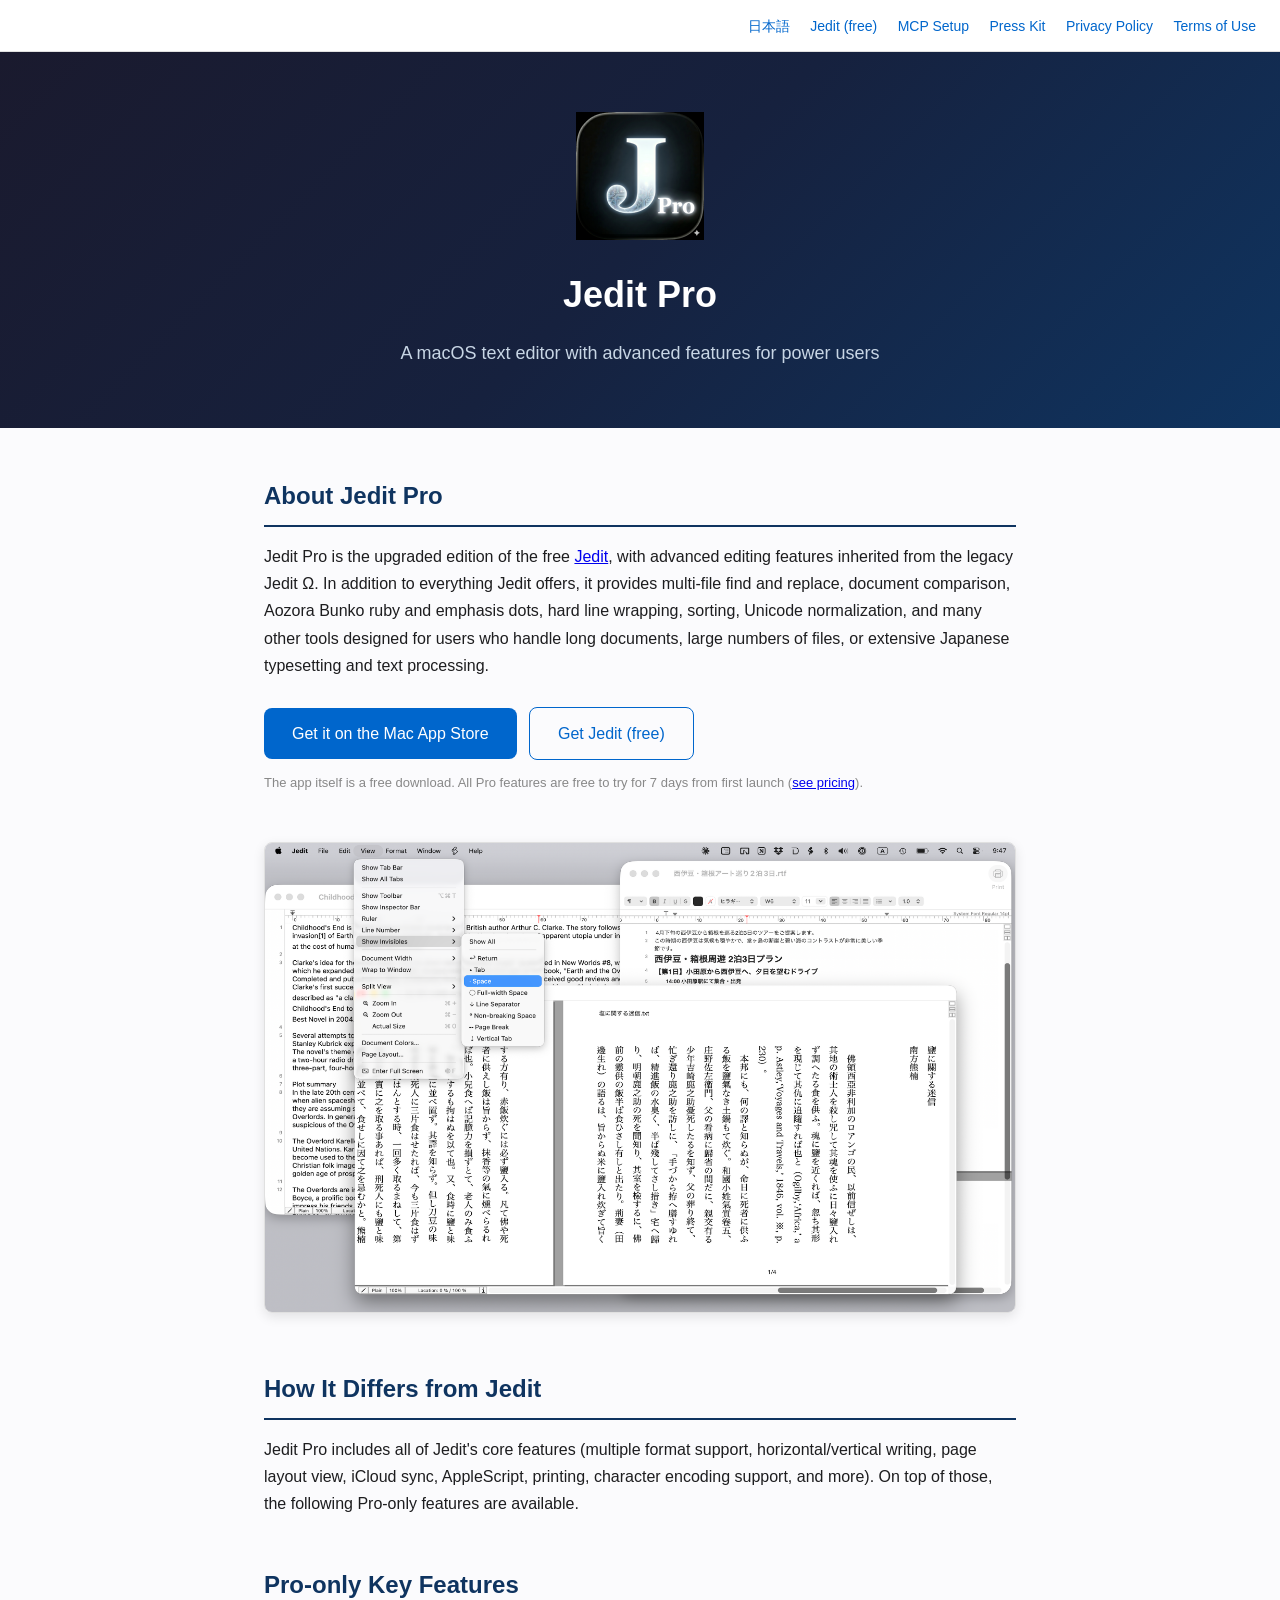
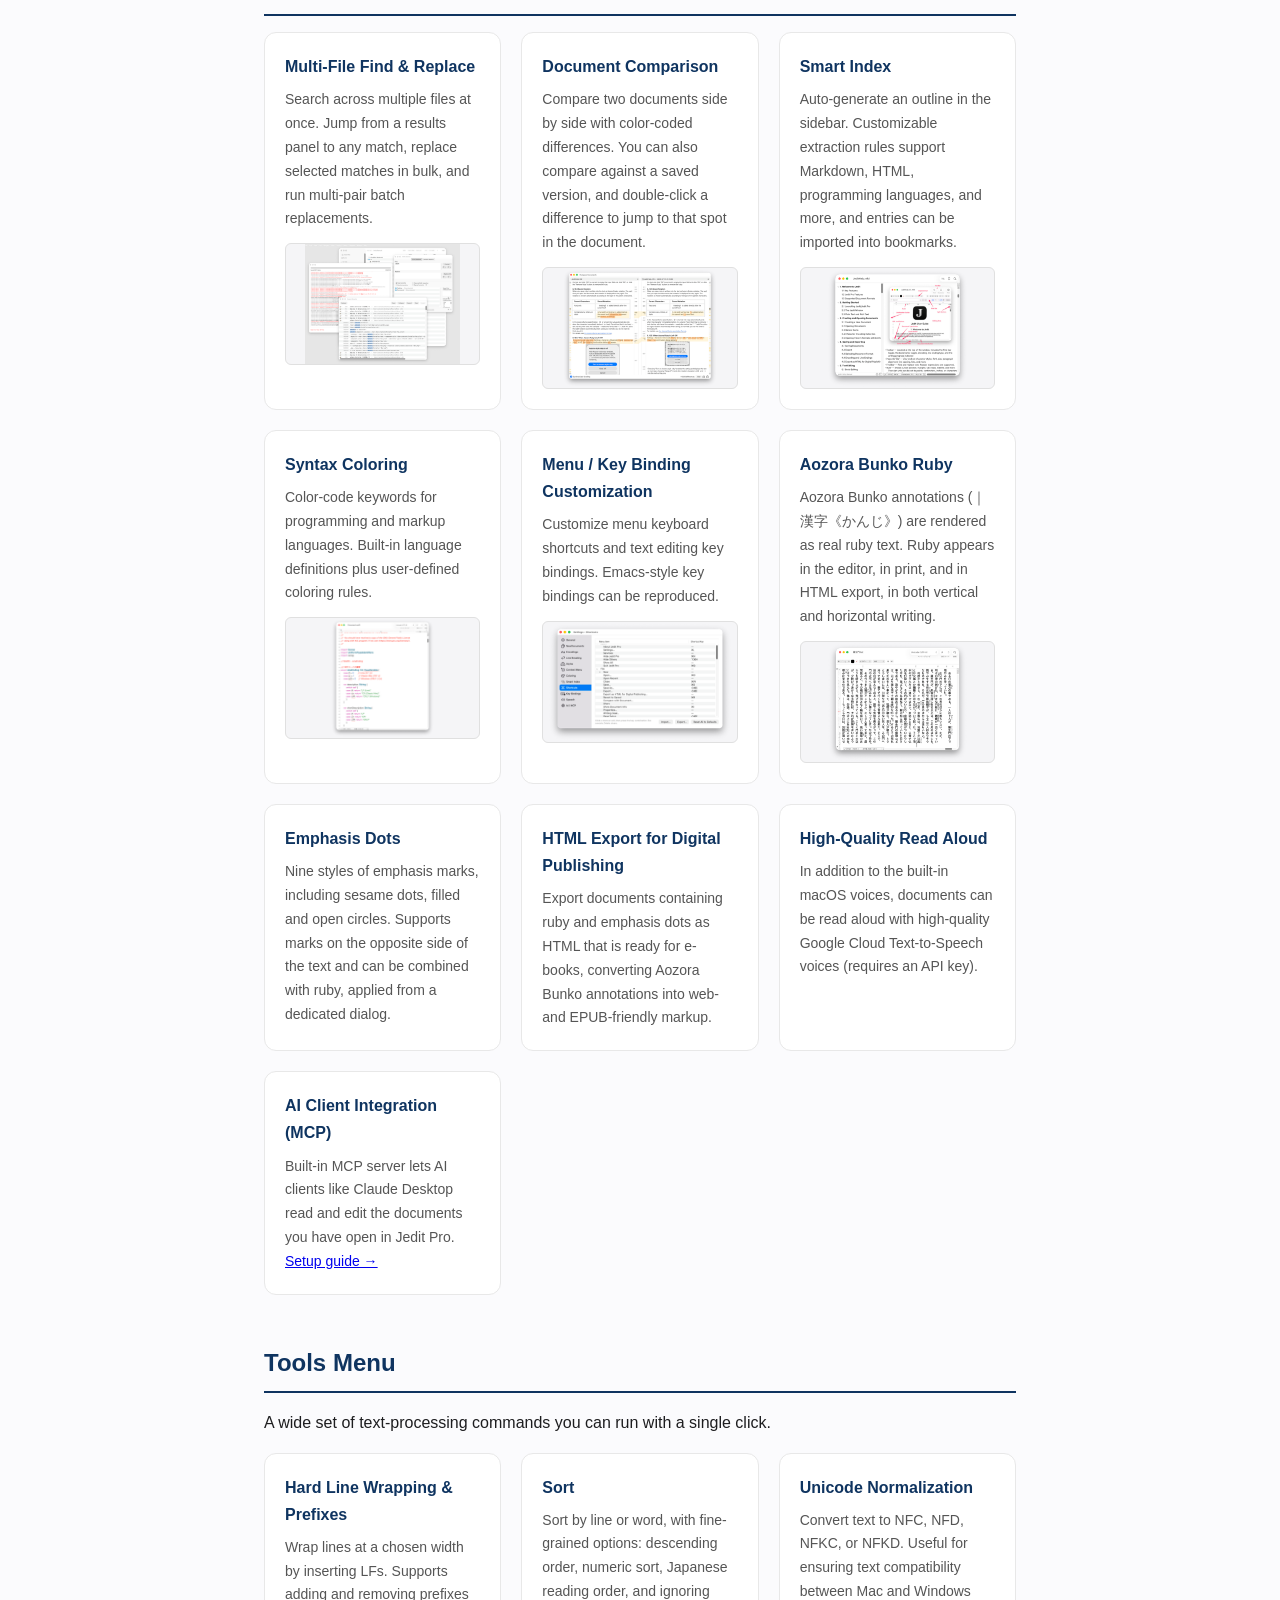
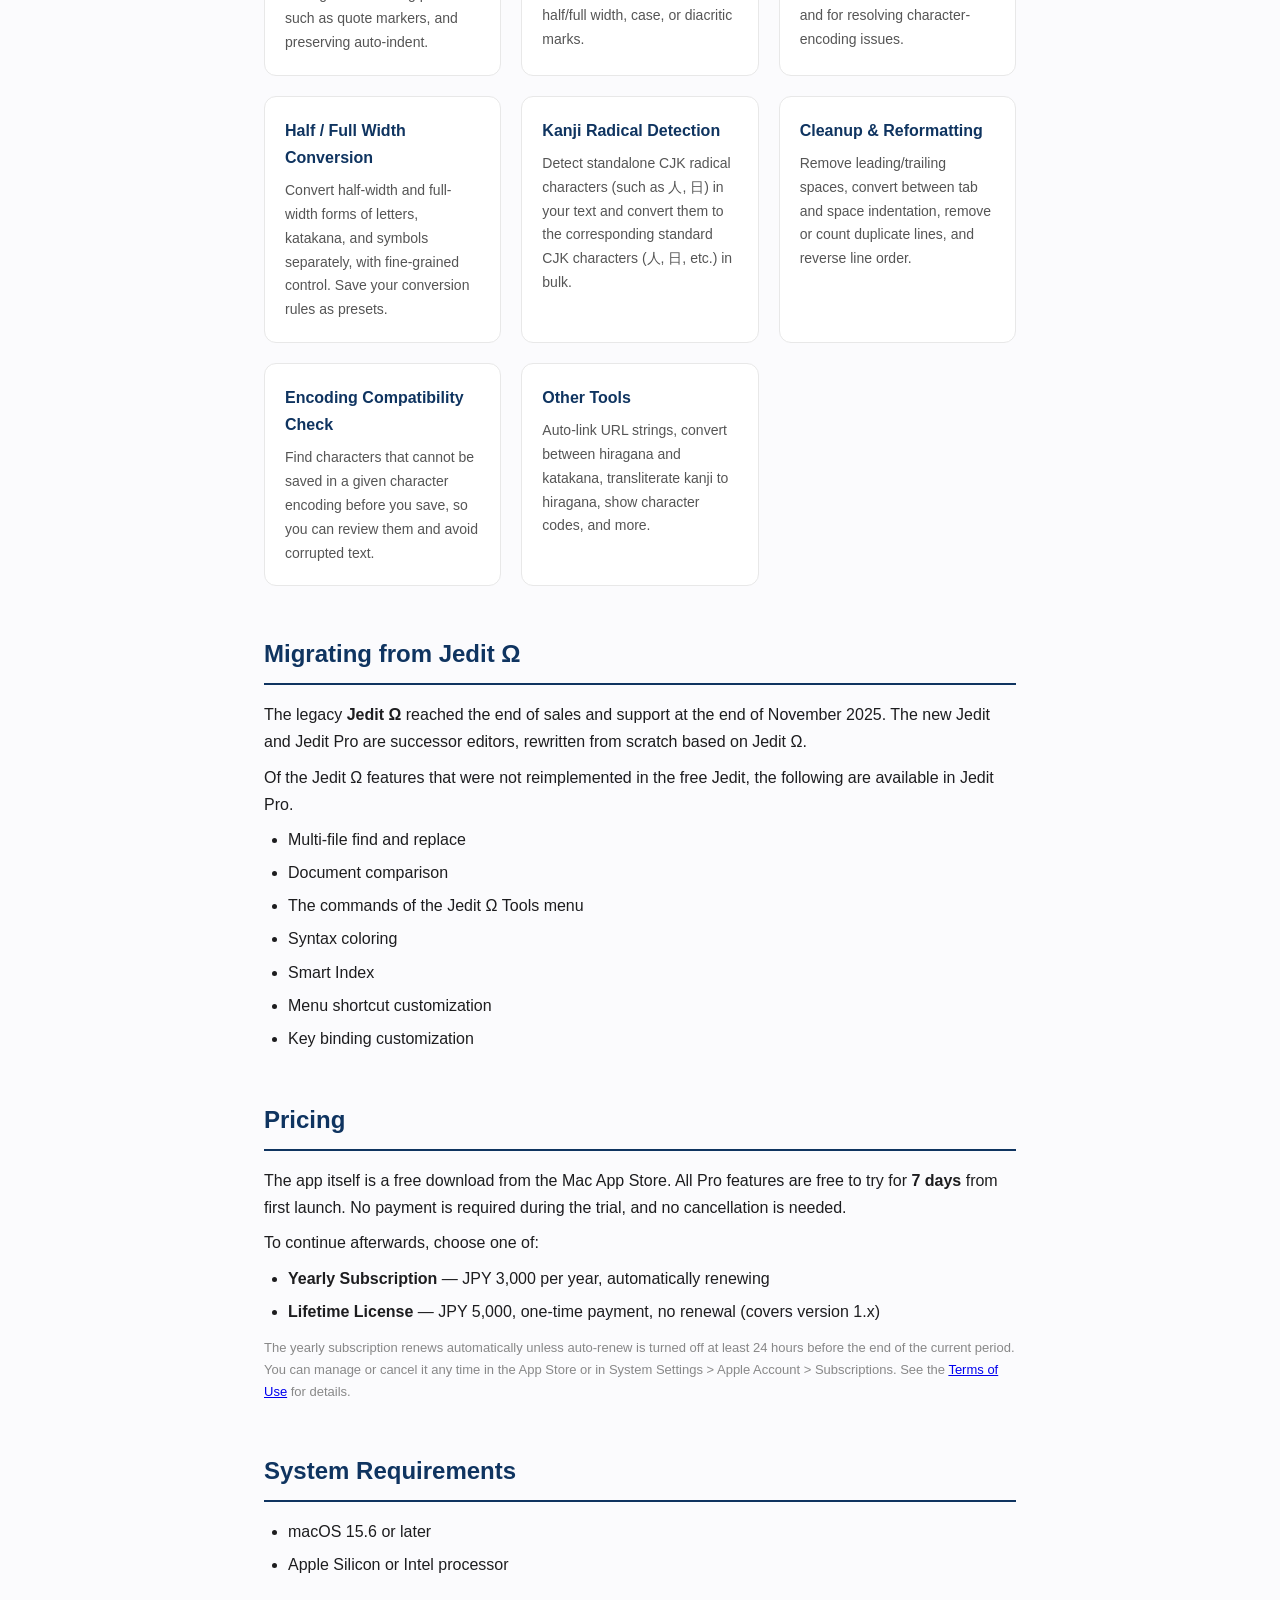
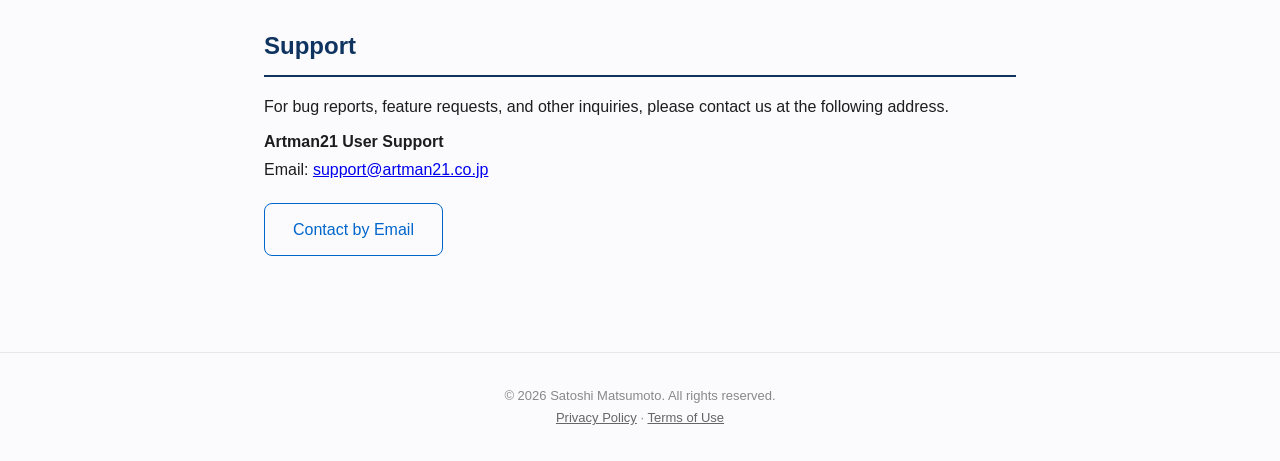
<file: docs/index.html>
<!DOCTYPE html>
<html lang="ja">
<head>
<meta charset="utf-8">
<meta name="viewport" content="width=device-width, initial-scale=1">
<title>Jedit Pro</title>
<script>
  // ブラウザの言語設定で自動リダイレクト
  const lang = navigator.language || navigator.userLanguage;
  if (lang && lang.startsWith('ja')) {
    window.location.replace('ja/');
  } else {
    window.location.replace('en/');
  }
</script>
<noscript>
  <meta http-equiv="refresh" content="0;url=en/">
</noscript>
</head>
<body>
<p><a href="ja/">日本語</a> | <a href="en/">English</a></p>
</body>
</html>
</file>
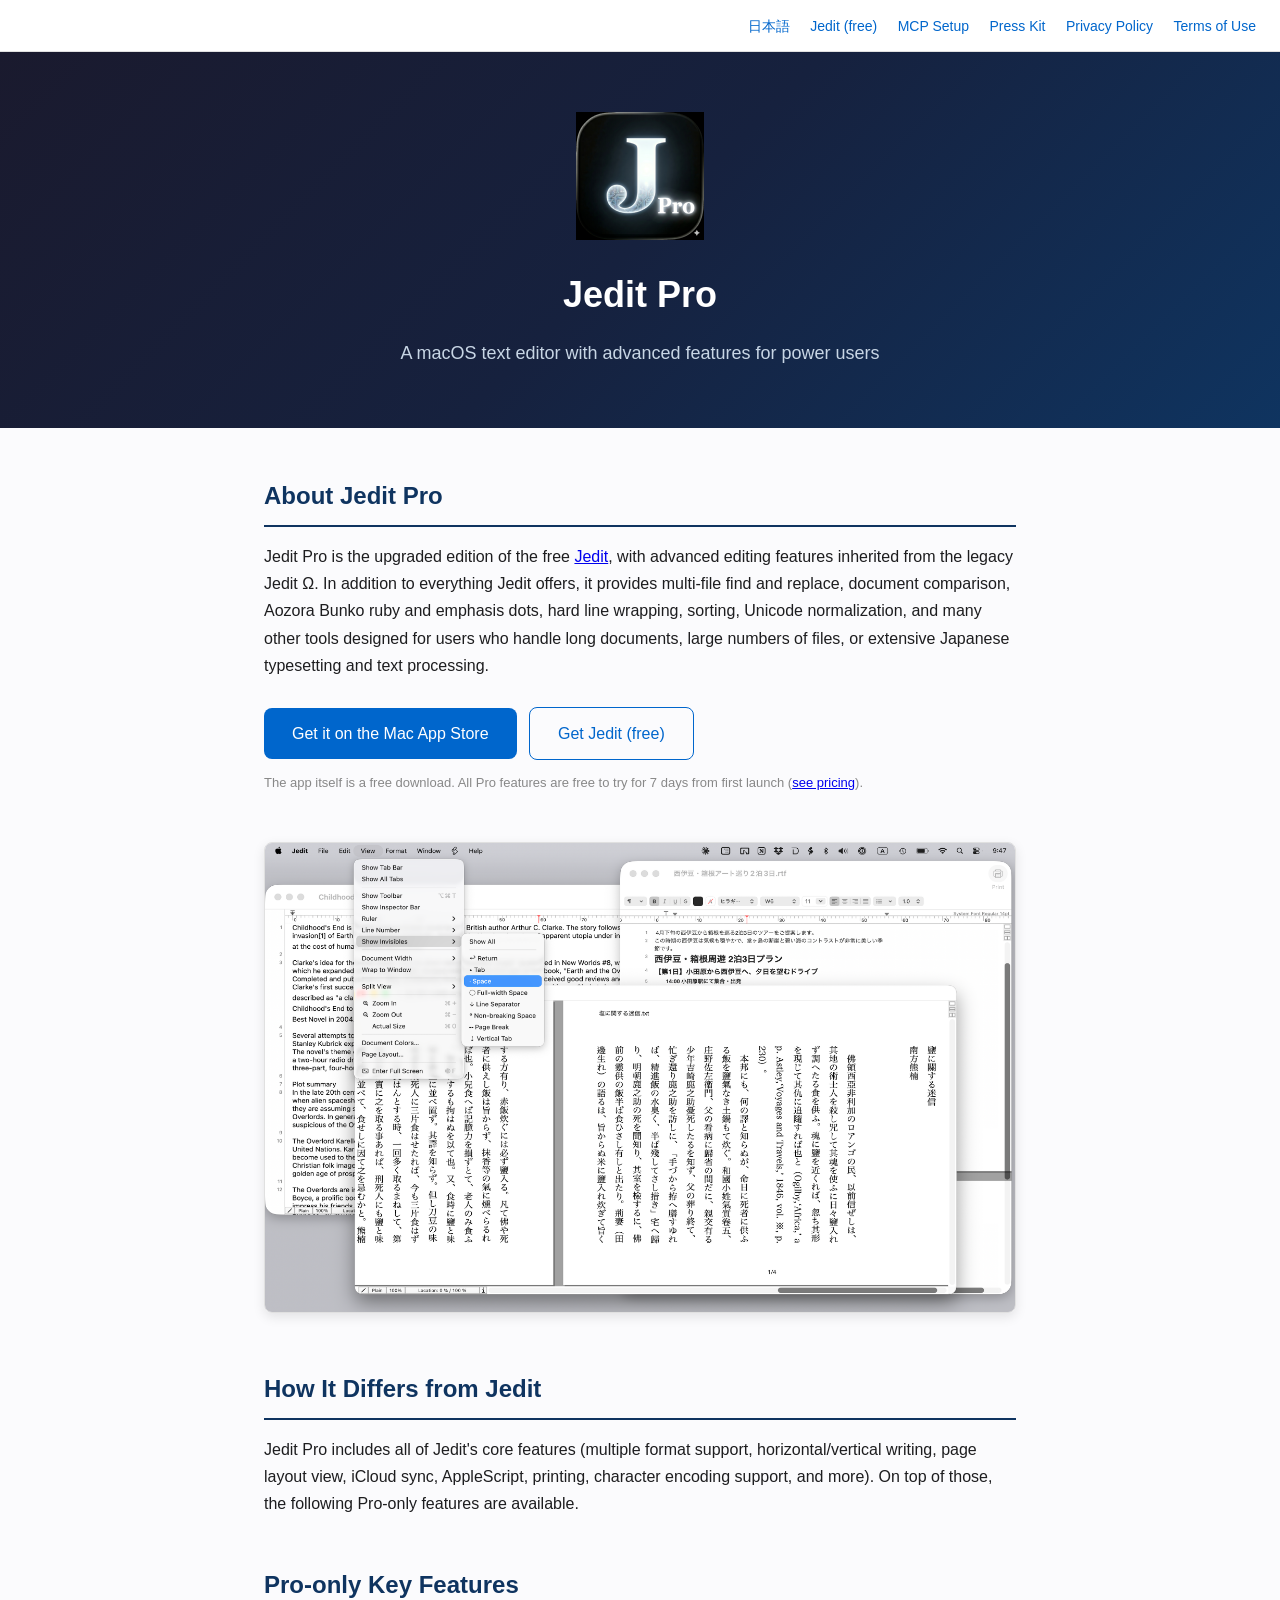
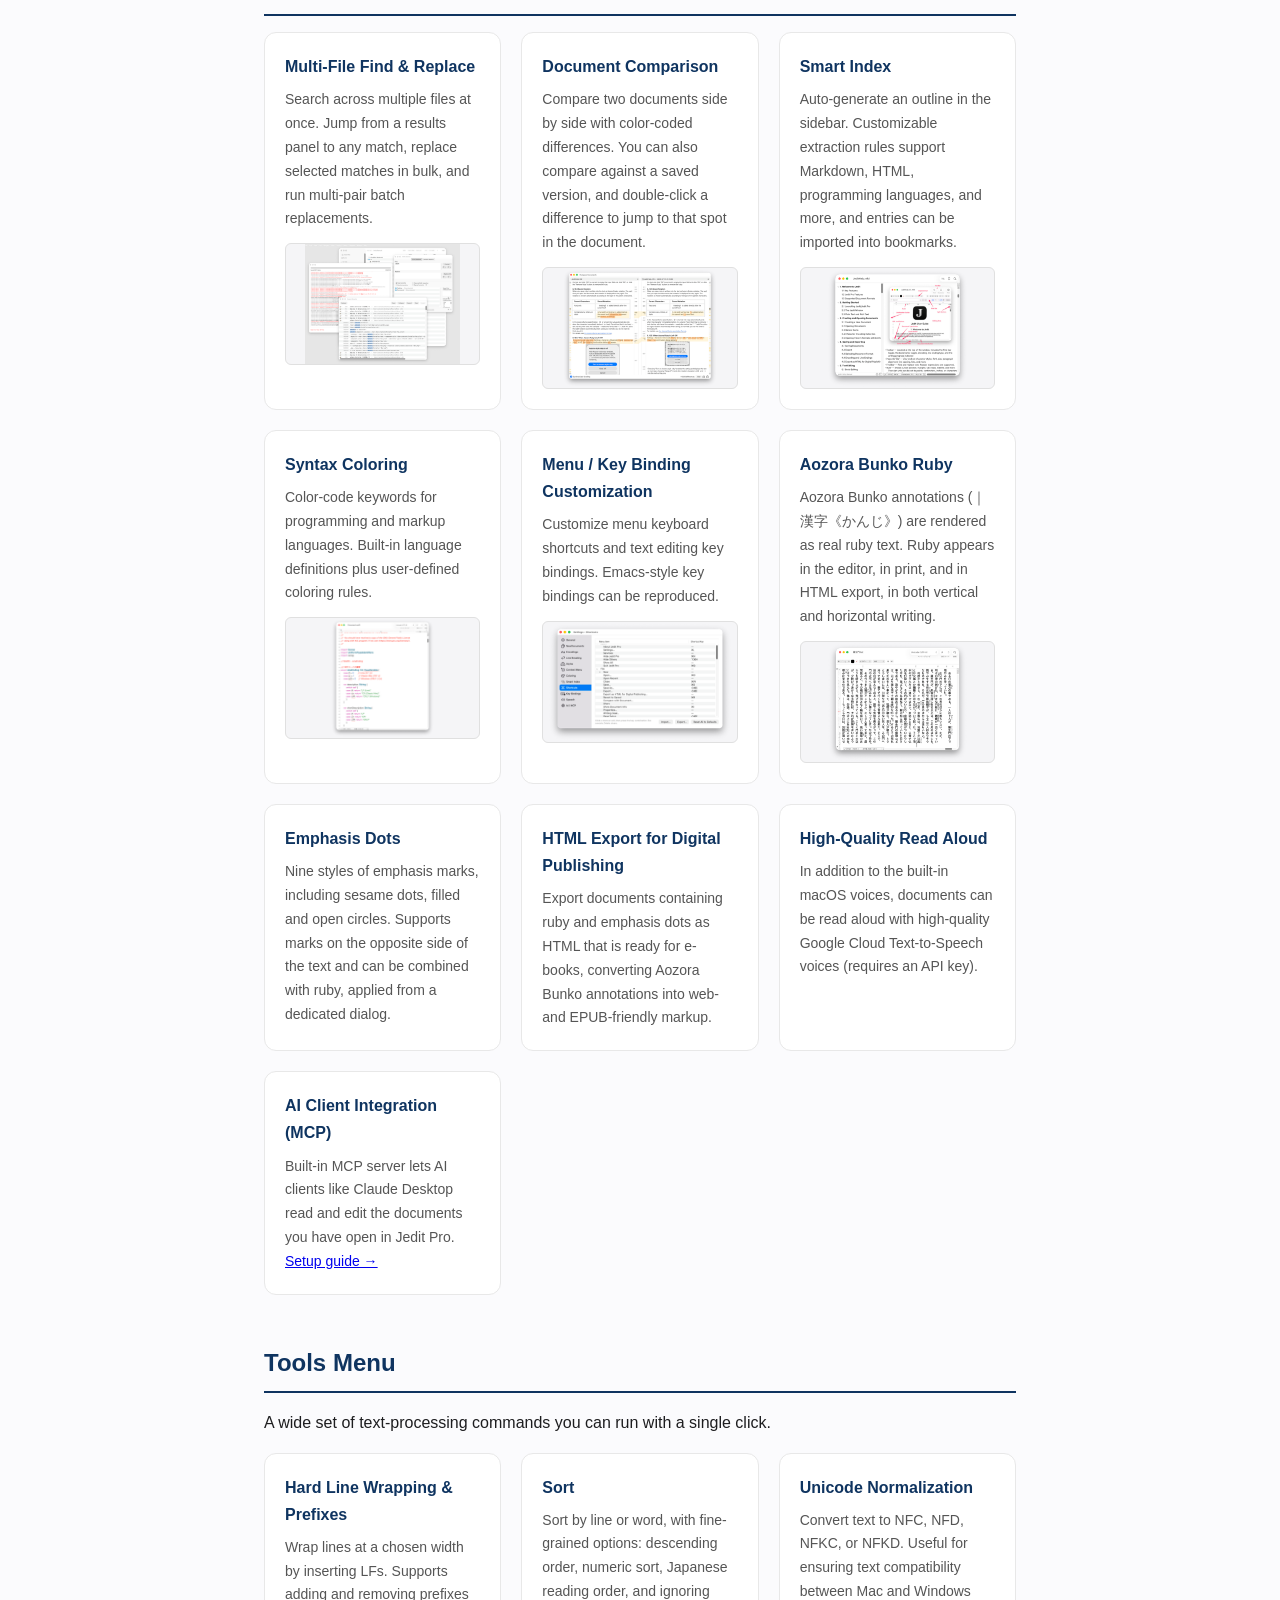
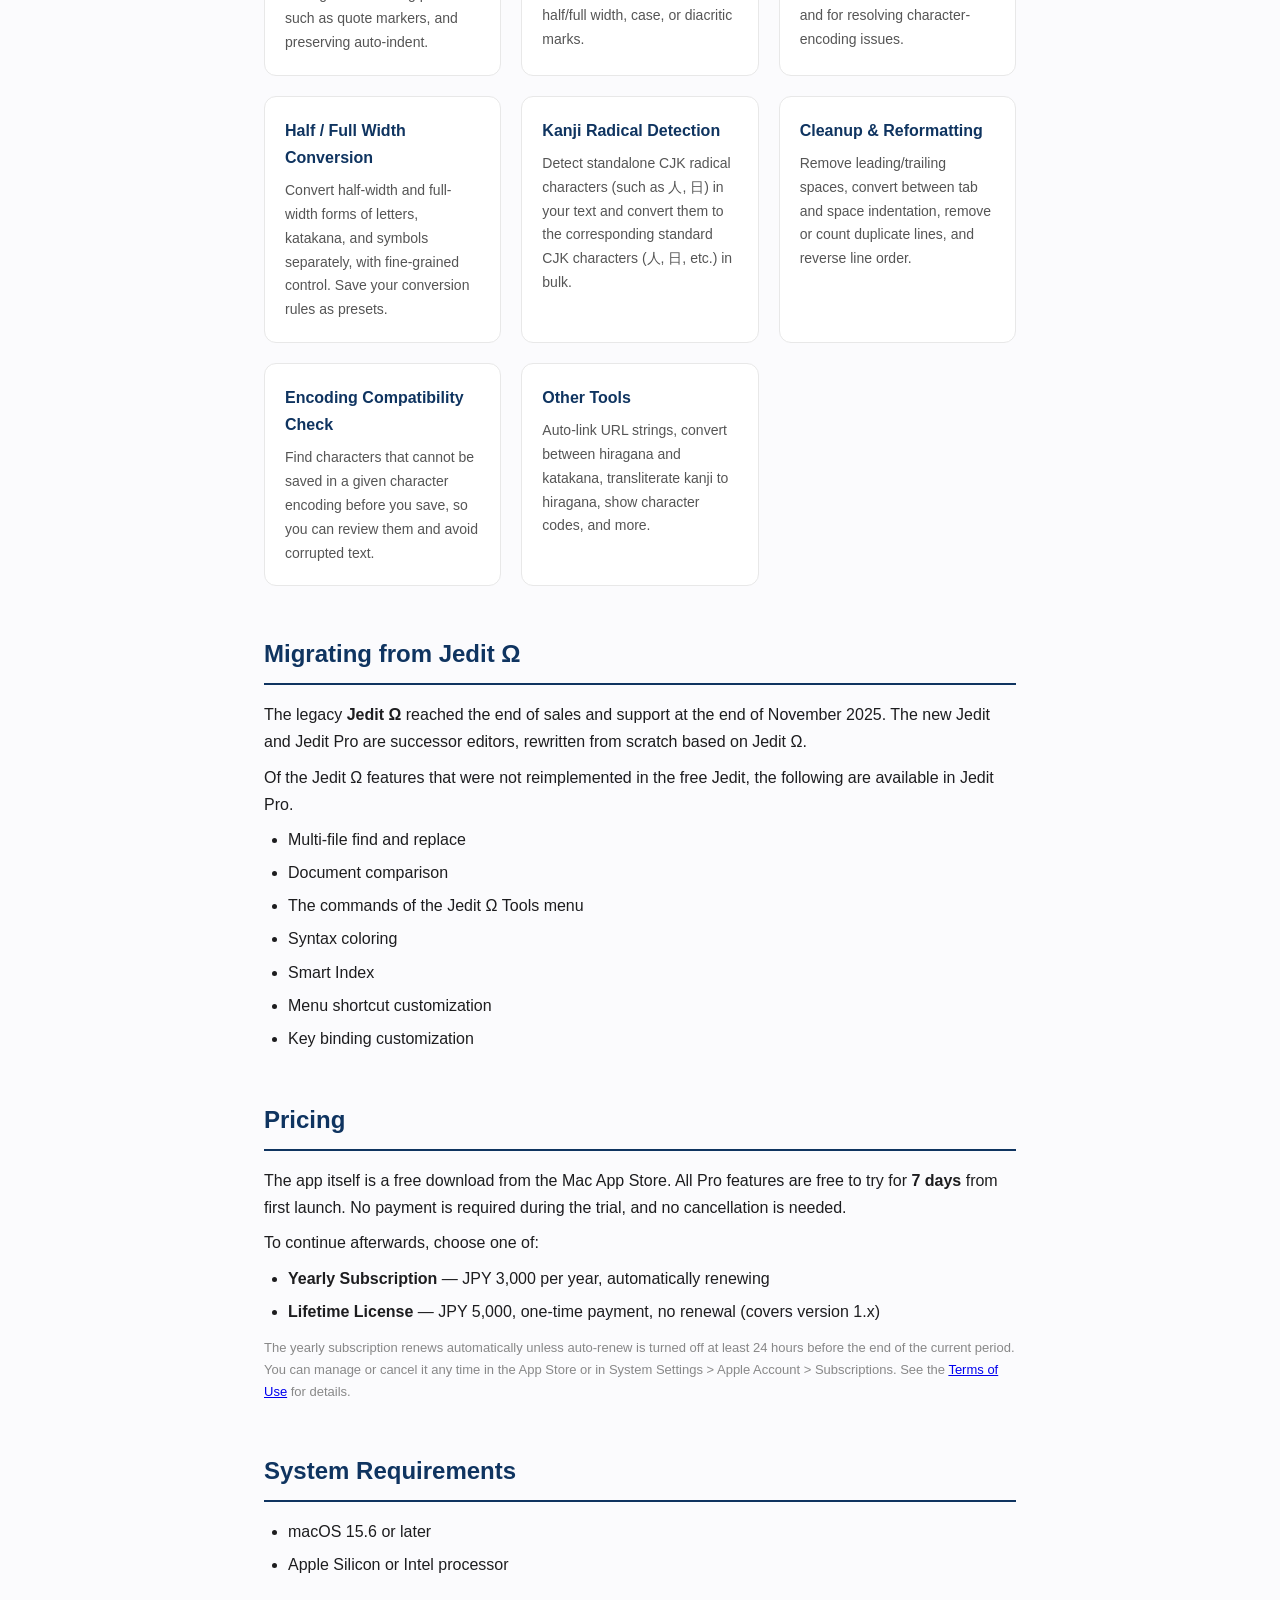
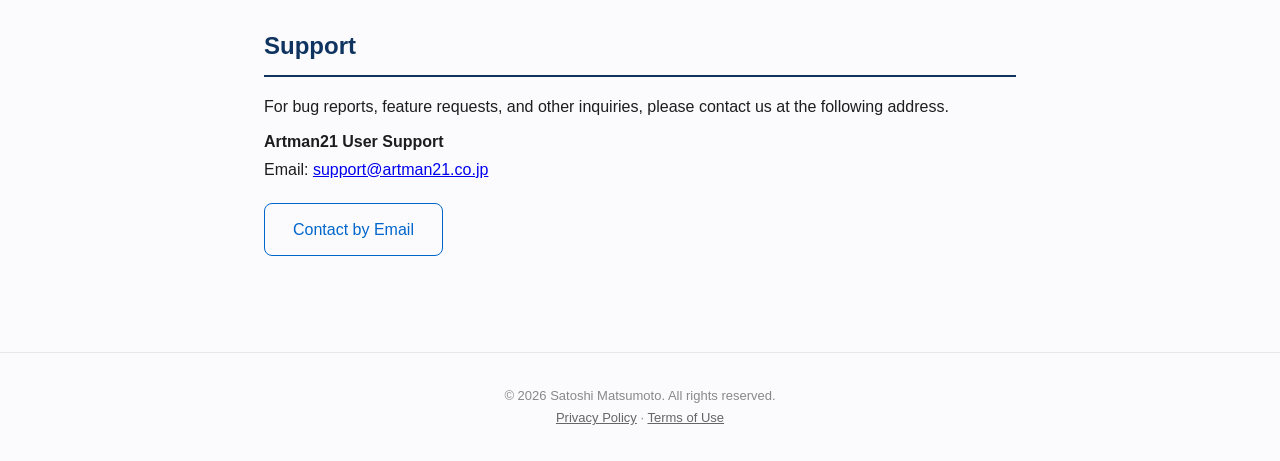
<file: docs/en/index.html>
<!DOCTYPE html>
<html lang="en">
<head>
<meta charset="utf-8">
<meta name="viewport" content="width=device-width, initial-scale=1">
<title>Jedit Pro</title>
<link rel="stylesheet" href="../style.css?v=4">
</head>
<body>
<nav>
  <a href="../ja/">日本語</a>
  <a href="https://cometheart314.github.io/Jedit-open/en/">Jedit (free)</a>
  <a href="mcp.html">MCP Setup</a>
  <a href="press.html">Press Kit</a>
  <a href="privacy.html">Privacy Policy</a>
  <a href="terms.html">Terms of Use</a>
</nav>
<header>
  <img src="../appicon-pro.png" alt="Jedit Pro" width="128" height="128" style="margin-bottom: 16px;">
  <h1>Jedit Pro</h1>
  <p>A macOS text editor with advanced features for power users</p>
</header>
<main>
  <section>
    <h2>About Jedit Pro</h2>
    <p>Jedit Pro is the upgraded edition of the free <a href="https://cometheart314.github.io/Jedit-open/en/">Jedit</a>, with advanced editing features inherited from the legacy Jedit Ω. In addition to everything Jedit offers, it provides multi-file find and replace, document comparison, Aozora Bunko ruby and emphasis dots, hard line wrapping, sorting, Unicode normalization, and many other tools designed for users who handle long documents, large numbers of files, or extensive Japanese typesetting and text processing.</p>
    <div style="margin-top: 20px;">
      <a href="https://apps.apple.com/app/jedit-pro/id6764817834" class="btn">Get it on the Mac App Store</a>
      <a href="https://cometheart314.github.io/Jedit-open/en/" class="btn btn-secondary">Get Jedit (free)</a>
    </div>
    <p style="margin-top: 12px; font-size: 13px; color: #888;">The app itself is a free download. All Pro features are free to try for 7 days from first launch (<a href="#pricing">see pricing</a>).</p>
  </section>

  <section>
    <img src="../screenshot.png" alt="Jedit Pro Screenshot" style="width:100%; border-radius:8px; border:1px solid #e0e0e0; box-shadow:0 4px 12px rgba(0,0,0,0.1);">
  </section>

  <section>
    <h2>How It Differs from Jedit</h2>
    <p>Jedit Pro includes all of Jedit's core features (multiple format support, horizontal/vertical writing, page layout view, iCloud sync, AppleScript, printing, character encoding support, and more). On top of those, the following Pro-only features are available.</p>
  </section>

  <section id="features">
    <h2>Pro-only Key Features</h2>
    <div class="features-grid">
      <div class="feature-card">
        <h3>Multi-File Find &amp; Replace</h3>
        <p>Search across multiple files at once. Jump from a results panel to any match, replace selected matches in bulk, and run multi-pair batch replacements.</p>
        <a class="shot" href="shots.html#multi-search" title="Click to enlarge">
          <img src="../shots/en/thumbs/multi-search.png" alt="The Multi Search panel with the search results window" loading="lazy">
        </a>
      </div>
      <div class="feature-card">
        <h3>Document Comparison</h3>
        <p>Compare two documents side by side with color-coded differences. You can also compare against a saved version, and double-click a difference to jump to that spot in the document.</p>
        <a class="shot" href="shots.html#document-compare" title="Click to enlarge">
          <img src="../shots/en/thumbs/document-compare.png" alt="Two documents side by side with color-coded differences" loading="lazy">
        </a>
      </div>
      <div class="feature-card">
        <h3>Smart Index</h3>
        <p>Auto-generate an outline in the sidebar. Customizable extraction rules support Markdown, HTML, programming languages, and more, and entries can be imported into bookmarks.</p>
        <a class="shot" href="shots.html#smart-index" title="Click to enlarge">
          <img src="../shots/en/thumbs/smart-index.png" alt="An outline of headings shown in the sidebar" loading="lazy">
        </a>
      </div>
      <div class="feature-card">
        <h3>Syntax Coloring</h3>
        <p>Color-code keywords for programming and markup languages. Built-in language definitions plus user-defined coloring rules.</p>
        <a class="shot" href="shots.html#syntax-coloring" title="Click to enlarge">
          <img src="../shots/en/thumbs/syntax-coloring.png" alt="Swift source code with keywords color-coded" loading="lazy">
        </a>
      </div>
      <div class="feature-card">
        <h3>Menu / Key Binding Customization</h3>
        <p>Customize menu keyboard shortcuts and text editing key bindings. Emacs-style key bindings can be reproduced.</p>
        <a class="shot" href="shots.html#shortcuts" title="Click to enlarge">
          <img src="../shots/en/thumbs/shortcuts.png" alt="Assigning keys to menu items in the Shortcuts settings" loading="lazy">
        </a>
      </div>
      <div class="feature-card">
        <h3>Aozora Bunko Ruby</h3>
        <p>Aozora Bunko annotations (｜漢字《かんじ》) are rendered as real ruby text. Ruby appears in the editor, in print, and in HTML export, in both vertical and horizontal writing.</p>
        <a class="shot" href="shots.html#ruby" title="Click to enlarge">
          <img src="../shots/en/thumbs/ruby.png" alt="Ruby text above vertical Japanese body text" loading="lazy">
        </a>
      </div>
      <div class="feature-card">
        <h3>Emphasis Dots</h3>
        <p>Nine styles of emphasis marks, including sesame dots, filled and open circles. Supports marks on the opposite side of the text and can be combined with ruby, applied from a dedicated dialog.</p>
      </div>
      <div class="feature-card">
        <h3>HTML Export for Digital Publishing</h3>
        <p>Export documents containing ruby and emphasis dots as HTML that is ready for e-books, converting Aozora Bunko annotations into web- and EPUB-friendly markup.</p>
      </div>
      <div class="feature-card">
        <h3>High-Quality Read Aloud</h3>
        <p>In addition to the built-in macOS voices, documents can be read aloud with high-quality Google Cloud Text-to-Speech voices (requires an API key).</p>
      </div>
      <div class="feature-card">
        <h3>AI Client Integration (MCP)</h3>
        <p>Built-in MCP server lets AI clients like Claude Desktop read and edit the documents you have open in Jedit Pro. <a href="mcp.html">Setup guide &rarr;</a></p>
      </div>
    </div>
  </section>

  <section>
    <h2>Tools Menu</h2>
    <p>A wide set of text-processing commands you can run with a single click.</p>
    <div class="features-grid">
      <div class="feature-card">
        <h3>Hard Line Wrapping &amp; Prefixes</h3>
        <p>Wrap lines at a chosen width by inserting LFs. Supports adding and removing prefixes such as quote markers, and preserving auto-indent.</p>
      </div>
      <div class="feature-card">
        <h3>Sort</h3>
        <p>Sort by line or word, with fine-grained options: descending order, numeric sort, Japanese reading order, and ignoring half/full width, case, or diacritic marks.</p>
      </div>
      <div class="feature-card">
        <h3>Unicode Normalization</h3>
        <p>Convert text to NFC, NFD, NFKC, or NFKD. Useful for ensuring text compatibility between Mac and Windows and for resolving character-encoding issues.</p>
      </div>
      <div class="feature-card">
        <h3>Half / Full Width Conversion</h3>
        <p>Convert half-width and full-width forms of letters, katakana, and symbols separately, with fine-grained control. Save your conversion rules as presets.</p>
      </div>
      <div class="feature-card">
        <h3>Kanji Radical Detection</h3>
        <p>Detect standalone CJK radical characters (such as ⼈, ⽇) in your text and convert them to the corresponding standard CJK characters (人, 日, etc.) in bulk.</p>
      </div>
      <div class="feature-card">
        <h3>Cleanup &amp; Reformatting</h3>
        <p>Remove leading/trailing spaces, convert between tab and space indentation, remove or count duplicate lines, and reverse line order.</p>
      </div>
      <div class="feature-card">
        <h3>Encoding Compatibility Check</h3>
        <p>Find characters that cannot be saved in a given character encoding before you save, so you can review them and avoid corrupted text.</p>
      </div>
      <div class="feature-card">
        <h3>Other Tools</h3>
        <p>Auto-link URL strings, convert between hiragana and katakana, transliterate kanji to hiragana, show character codes, and more.</p>
      </div>
    </div>
  </section>

  <section>
    <h2>Migrating from Jedit Ω</h2>
    <p>The legacy <strong>Jedit Ω</strong> reached the end of sales and support at the end of November 2025. The new Jedit and Jedit Pro are successor editors, rewritten from scratch based on Jedit Ω.</p>
    <p style="margin-top: 8px;">Of the Jedit Ω features that were not reimplemented in the free Jedit, the following are available in Jedit Pro.</p>
    <ul>
      <li>Multi-file find and replace</li>
      <li>Document comparison</li>
      <li>The commands of the Jedit Ω Tools menu</li>
      <li>Syntax coloring</li>
      <li>Smart Index</li>
      <li>Menu shortcut customization</li>
      <li>Key binding customization</li>
    </ul>
  </section>

  <section id="pricing">
    <h2>Pricing</h2>
    <p>The app itself is a free download from the Mac App Store. All Pro features are free to try for <strong>7 days</strong> from first launch. No payment is required during the trial, and no cancellation is needed.</p>
    <p style="margin-top: 8px;">To continue afterwards, choose one of:</p>
    <ul>
      <li><strong>Yearly Subscription</strong> — JPY 3,000 per year, automatically renewing</li>
      <li><strong>Lifetime License</strong> — JPY 5,000, one-time payment, no renewal (covers version 1.x)</li>
    </ul>
    <p style="margin-top: 12px; font-size: 13px; color: #888;">The yearly subscription renews automatically unless auto-renew is turned off at least 24 hours before the end of the current period. You can manage or cancel it any time in the App Store or in System Settings &gt; Apple Account &gt; Subscriptions. See the <a href="terms.html">Terms of Use</a> for details.</p>
  </section>

  <section>
    <h2>System Requirements</h2>
    <ul>
      <li>macOS 15.6 or later</li>
      <li>Apple Silicon or Intel processor</li>
    </ul>
  </section>

  <section>
    <h2>Support</h2>
    <p>For bug reports, feature requests, and other inquiries, please contact us at the following address.</p>
    <p style="margin-top: 8px;"><strong>Artman21 User Support</strong><br>
      Email: <a href="mailto:support@artman21.co.jp">support@artman21.co.jp</a></p>
    <div style="margin-top: 12px;">
      <a href="mailto:support@artman21.co.jp" class="btn btn-secondary">Contact by Email</a>
    </div>
  </section>
</main>
<footer>
  <p>&copy; 2026 Satoshi Matsumoto. All rights reserved.</p>
  <p><a href="privacy.html">Privacy Policy</a> &middot; <a href="terms.html">Terms of Use</a></p>
</footer>
</body>
</html>
</file>
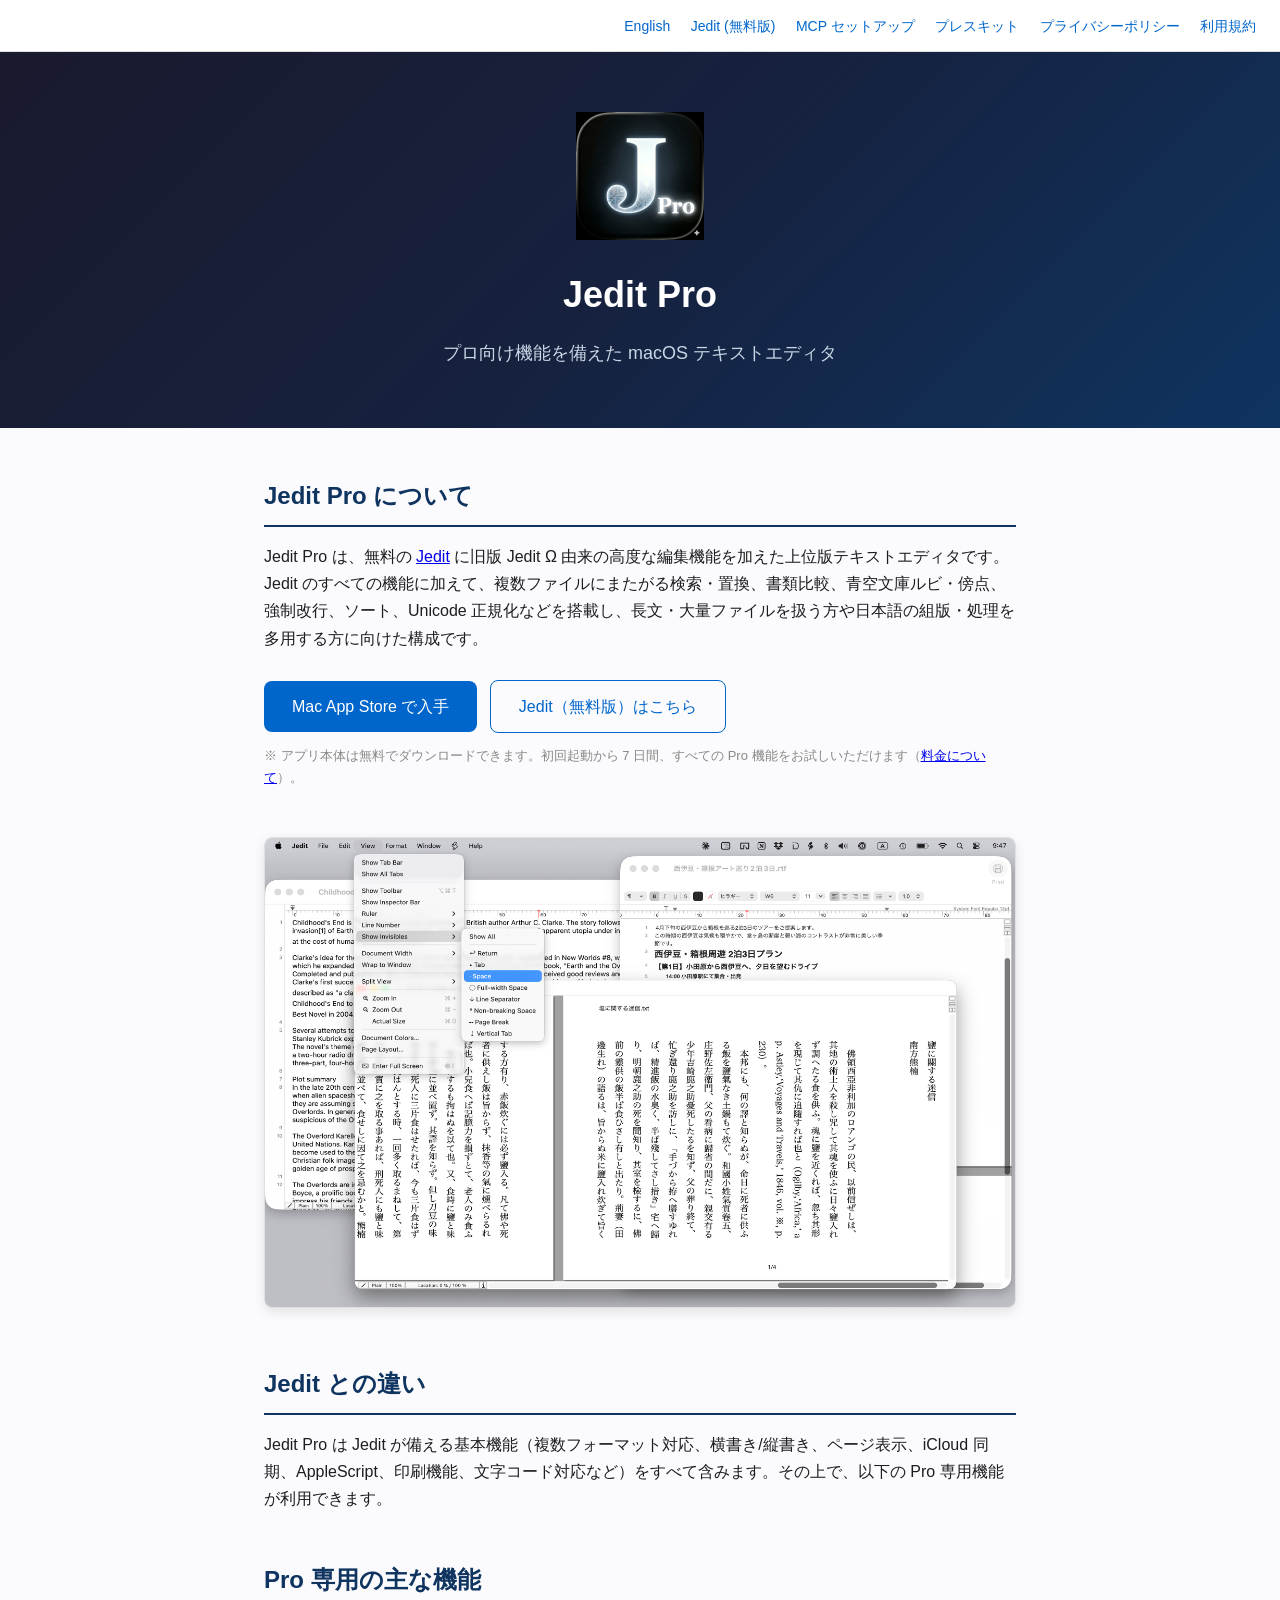
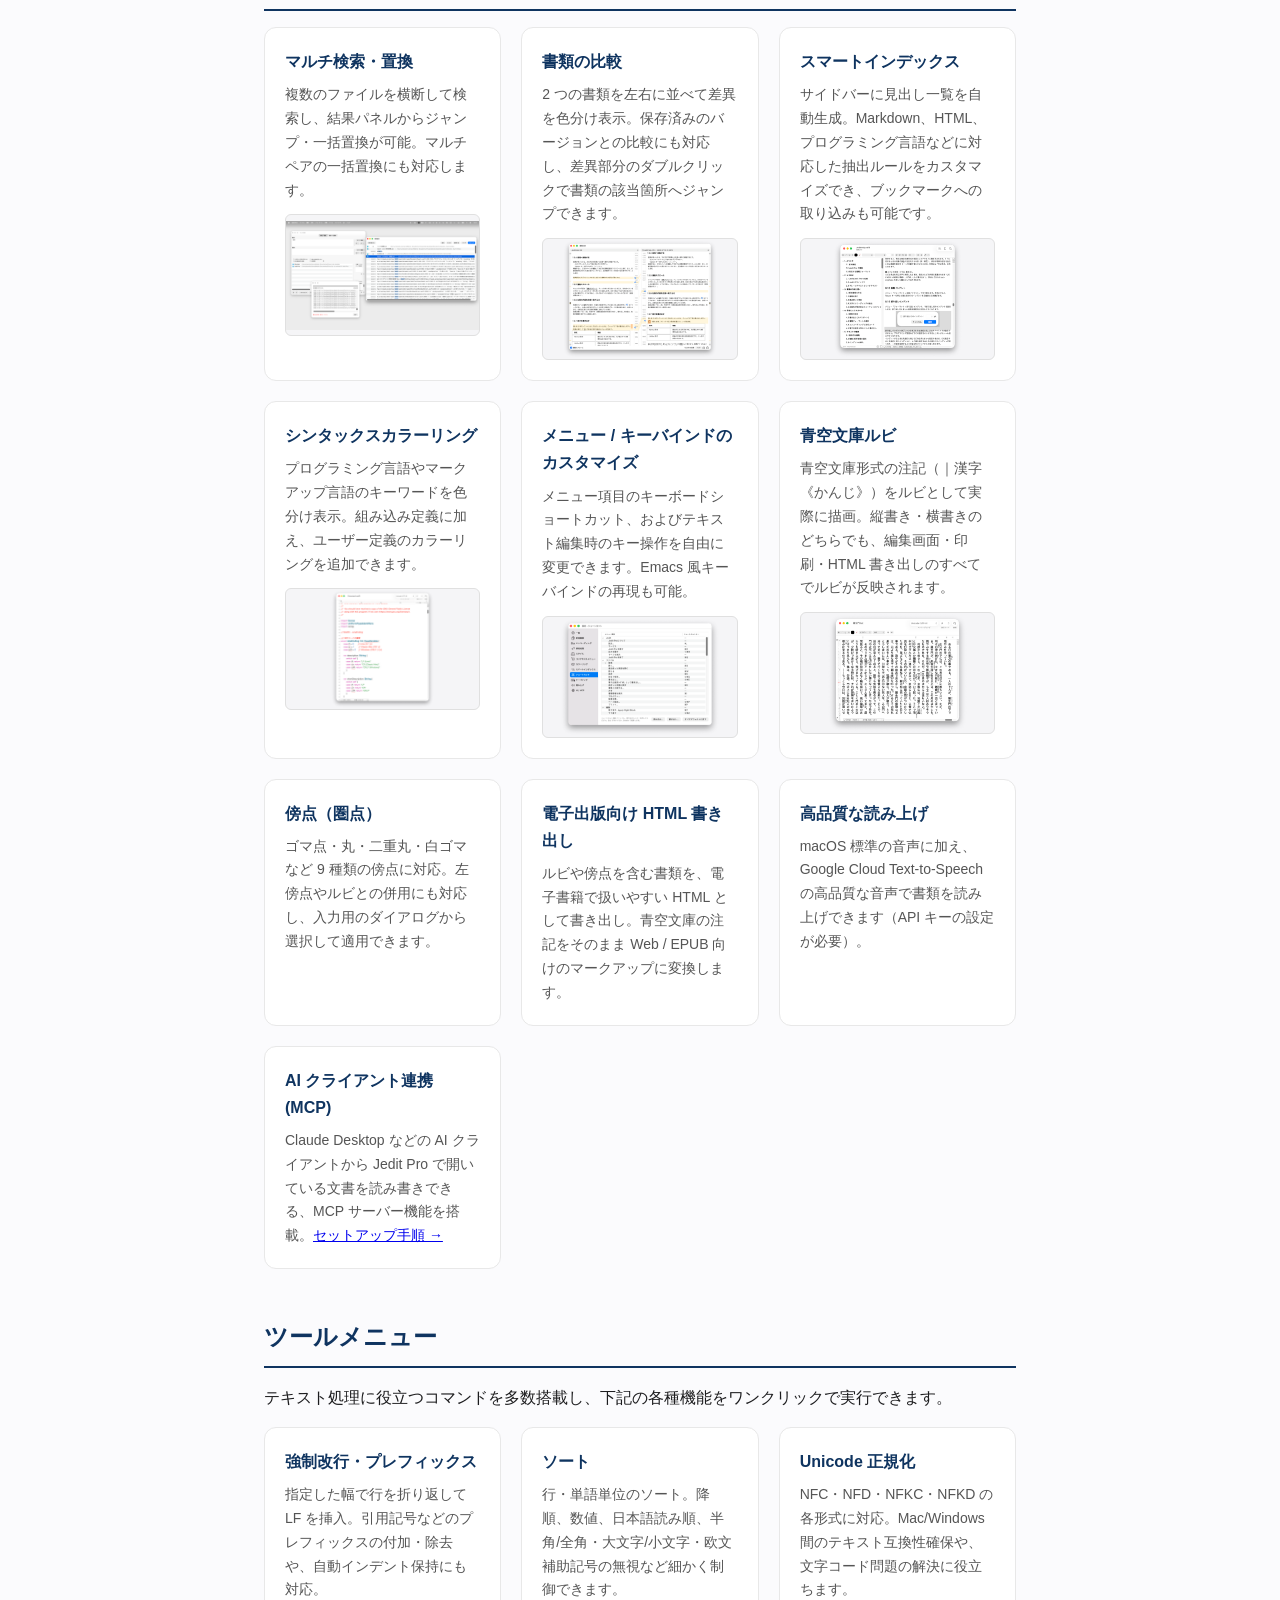
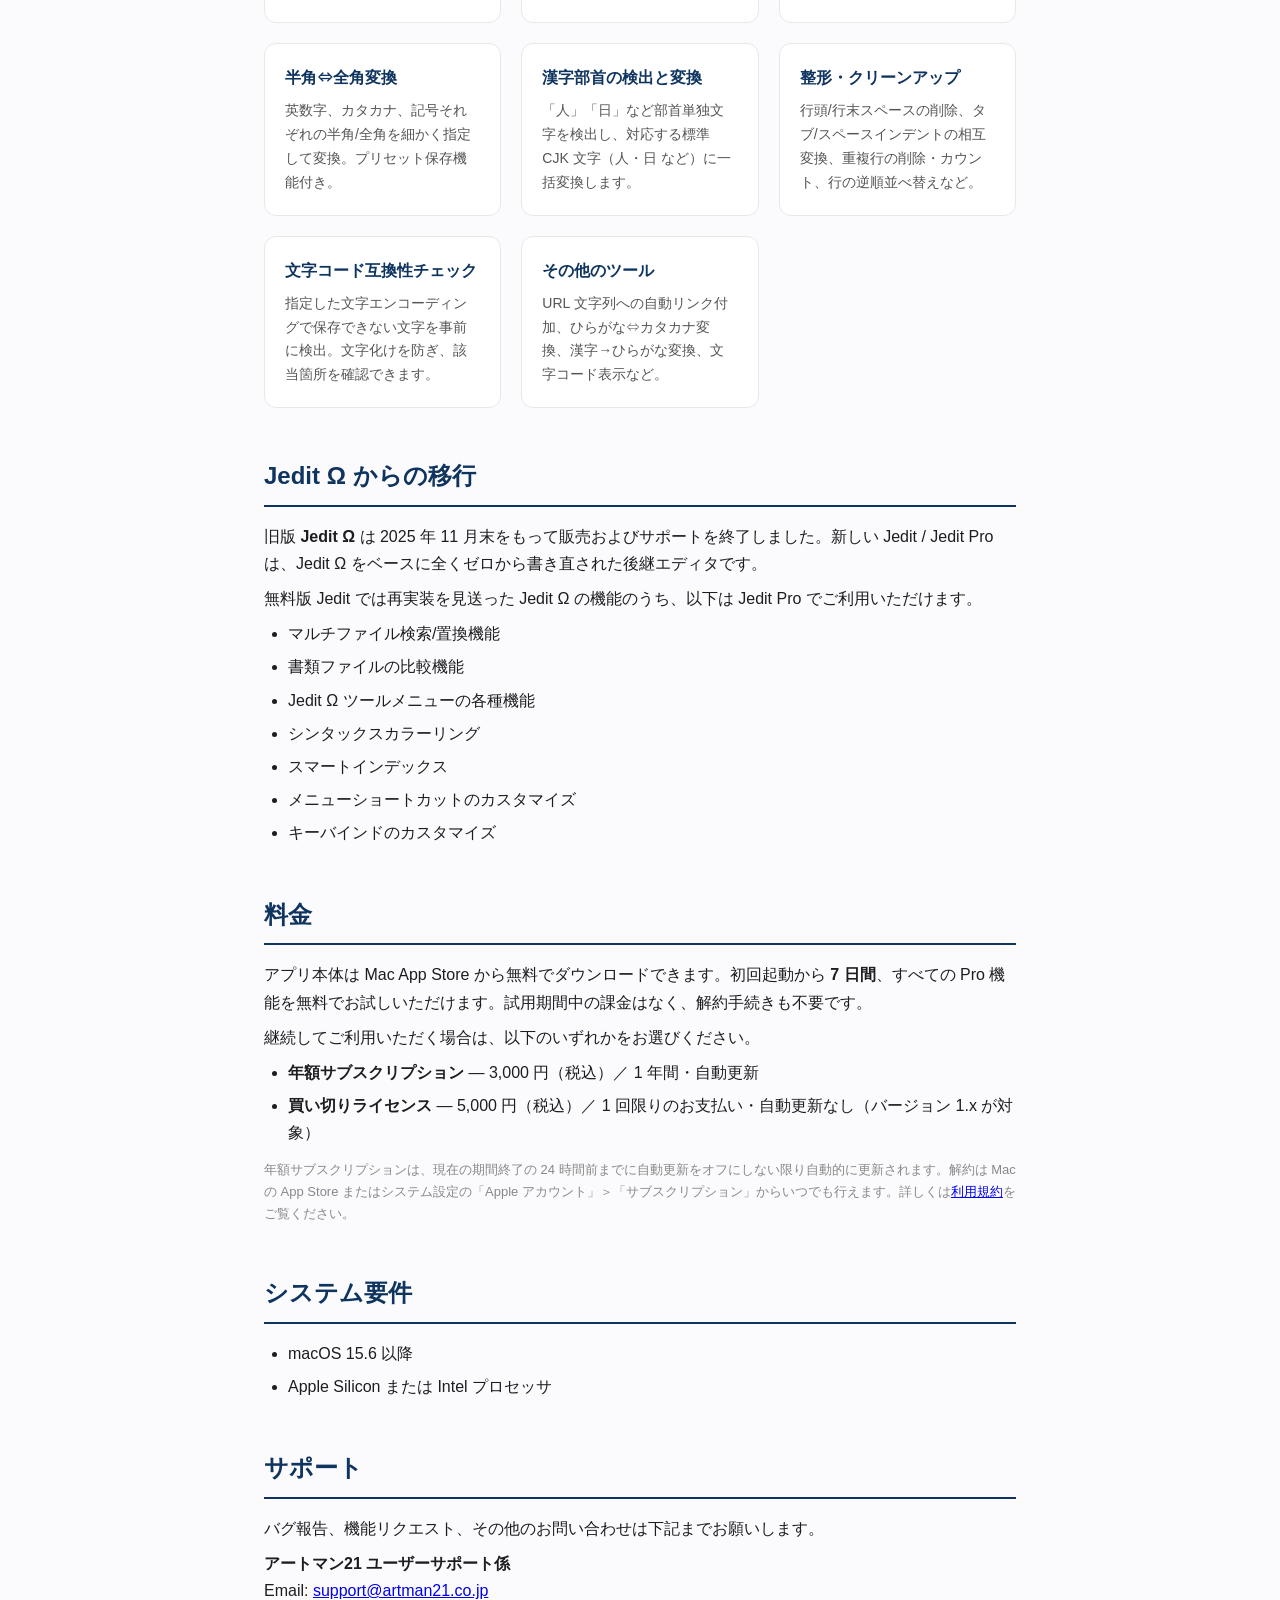
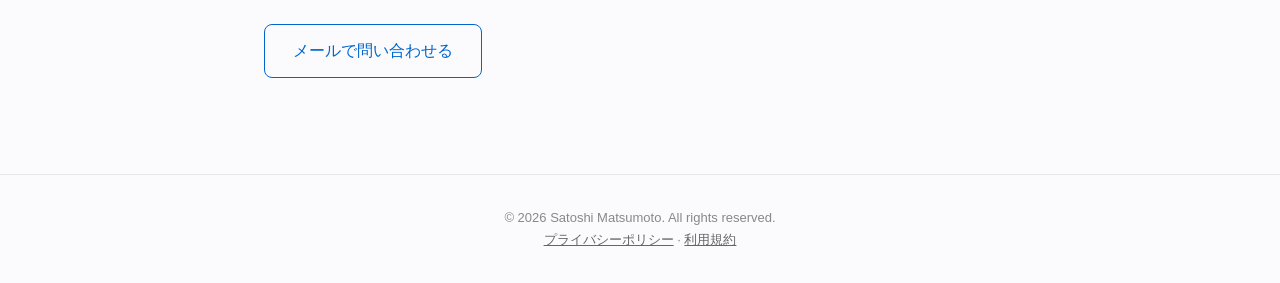
<file: docs/ja/index.html>
<!DOCTYPE html>
<html lang="ja">
<head>
<meta charset="utf-8">
<meta name="viewport" content="width=device-width, initial-scale=1">
<title>Jedit Pro</title>
<link rel="stylesheet" href="../style.css?v=4">
</head>
<body>
<nav>
  <a href="../en/">English</a>
  <a href="https://cometheart314.github.io/Jedit-open/ja/">Jedit (無料版)</a>
  <a href="mcp.html">MCP セットアップ</a>
  <a href="press.html">プレスキット</a>
  <a href="privacy.html">プライバシーポリシー</a>
  <a href="terms.html">利用規約</a>
</nav>
<header>
  <img src="../appicon-pro.png" alt="Jedit Pro" width="128" height="128" style="margin-bottom: 16px;">
  <h1>Jedit Pro</h1>
  <p>プロ向け機能を備えた macOS テキストエディタ</p>
</header>
<main>
  <section>
    <h2>Jedit Pro について</h2>
    <p>Jedit Pro は、無料の <a href="https://cometheart314.github.io/Jedit-open/ja/">Jedit</a> に旧版 Jedit Ω 由来の高度な編集機能を加えた上位版テキストエディタです。Jedit のすべての機能に加えて、複数ファイルにまたがる検索・置換、書類比較、青空文庫ルビ・傍点、強制改行、ソート、Unicode 正規化などを搭載し、長文・大量ファイルを扱う方や日本語の組版・処理を多用する方に向けた構成です。</p>
    <div style="margin-top: 20px;">
      <a href="https://apps.apple.com/jp/app/jedit-pro/id6764817834" class="btn">Mac App Store で入手</a>
      <a href="https://cometheart314.github.io/Jedit-open/ja/" class="btn btn-secondary">Jedit（無料版）はこちら</a>
    </div>
    <p style="margin-top: 12px; font-size: 13px; color: #888;">※ アプリ本体は無料でダウンロードできます。初回起動から 7 日間、すべての Pro 機能をお試しいただけます（<a href="#pricing">料金について</a>）。</p>
  </section>

  <section>
    <img src="../screenshot.png" alt="Jedit Pro スクリーンショット" style="width:100%; border-radius:8px; border:1px solid #e0e0e0; box-shadow:0 4px 12px rgba(0,0,0,0.1);">
  </section>

  <section>
    <h2>Jedit との違い</h2>
    <p>Jedit Pro は Jedit が備える基本機能（複数フォーマット対応、横書き/縦書き、ページ表示、iCloud 同期、AppleScript、印刷機能、文字コード対応など）をすべて含みます。その上で、以下の Pro 専用機能が利用できます。</p>
  </section>

  <section id="features">
    <h2>Pro 専用の主な機能</h2>
    <div class="features-grid">
      <div class="feature-card">
        <h3>マルチ検索・置換</h3>
        <p>複数のファイルを横断して検索し、結果パネルからジャンプ・一括置換が可能。マルチペアの一括置換にも対応します。</p>
        <a class="shot" href="shots.html#multi-search" title="クリックで拡大">
          <img src="../shots/ja/thumbs/multi-search.png" alt="マルチ検索パネルと検索結果ウィンドウ" loading="lazy">
        </a>
      </div>
      <div class="feature-card">
        <h3>書類の比較</h3>
        <p>2 つの書類を左右に並べて差異を色分け表示。保存済みのバージョンとの比較にも対応し、差異部分のダブルクリックで書類の該当箇所へジャンプできます。</p>
        <a class="shot" href="shots.html#document-compare" title="クリックで拡大">
          <img src="../shots/ja/thumbs/document-compare.png" alt="2 つの書類を左右に並べて差異を色分け表示している画面" loading="lazy">
        </a>
      </div>
      <div class="feature-card">
        <h3>スマートインデックス</h3>
        <p>サイドバーに見出し一覧を自動生成。Markdown、HTML、プログラミング言語などに対応した抽出ルールをカスタマイズでき、ブックマークへの取り込みも可能です。</p>
        <a class="shot" href="shots.html#smart-index" title="クリックで拡大">
          <img src="../shots/ja/thumbs/smart-index.png" alt="サイドバーに見出し一覧を表示している画面" loading="lazy">
        </a>
      </div>
      <div class="feature-card">
        <h3>シンタックスカラーリング</h3>
        <p>プログラミング言語やマークアップ言語のキーワードを色分け表示。組み込み定義に加え、ユーザー定義のカラーリングを追加できます。</p>
        <a class="shot" href="shots.html#syntax-coloring" title="クリックで拡大">
          <img src="../shots/ja/thumbs/syntax-coloring.png" alt="Swift のソースコードをキーワードごとに色分け表示している画面" loading="lazy">
        </a>
      </div>
      <div class="feature-card">
        <h3>メニュー / キーバインドのカスタマイズ</h3>
        <p>メニュー項目のキーボードショートカット、およびテキスト編集時のキー操作を自由に変更できます。Emacs 風キーバインドの再現も可能。</p>
        <a class="shot" href="shots.html#shortcuts" title="クリックで拡大">
          <img src="../shots/ja/thumbs/shortcuts.png" alt="設定のショートカット画面でメニュー項目にキーを割り当てているところ" loading="lazy">
        </a>
      </div>
      <div class="feature-card">
        <h3>青空文庫ルビ</h3>
        <p>青空文庫形式の注記（｜漢字《かんじ》）をルビとして実際に描画。縦書き・横書きのどちらでも、編集画面・印刷・HTML 書き出しのすべてでルビが反映されます。</p>
        <a class="shot" href="shots.html#ruby" title="クリックで拡大">
          <img src="../shots/ja/thumbs/ruby.png" alt="縦書きの本文にルビが振られている画面" loading="lazy">
        </a>
      </div>
      <div class="feature-card">
        <h3>傍点（圏点）</h3>
        <p>ゴマ点・丸・二重丸・白ゴマなど 9 種類の傍点に対応。左傍点やルビとの併用にも対応し、入力用のダイアログから選択して適用できます。</p>
      </div>
      <div class="feature-card">
        <h3>電子出版向け HTML 書き出し</h3>
        <p>ルビや傍点を含む書類を、電子書籍で扱いやすい HTML として書き出し。青空文庫の注記をそのまま Web / EPUB 向けのマークアップに変換します。</p>
      </div>
      <div class="feature-card">
        <h3>高品質な読み上げ</h3>
        <p>macOS 標準の音声に加え、Google Cloud Text-to-Speech の高品質な音声で書類を読み上げできます（API キーの設定が必要）。</p>
      </div>
      <div class="feature-card">
        <h3>AI クライアント連携 (MCP)</h3>
        <p>Claude Desktop などの AI クライアントから Jedit Pro で開いている文書を読み書きできる、MCP サーバー機能を搭載。<a href="mcp.html">セットアップ手順 &rarr;</a></p>
      </div>
    </div>
  </section>

  <section>
    <h2>ツールメニュー</h2>
    <p>テキスト処理に役立つコマンドを多数搭載し、下記の各種機能をワンクリックで実行できます。</p>
    <div class="features-grid">
      <div class="feature-card">
        <h3>強制改行・プレフィックス</h3>
        <p>指定した幅で行を折り返して LF を挿入。引用記号などのプレフィックスの付加・除去や、自動インデント保持にも対応。</p>
      </div>
      <div class="feature-card">
        <h3>ソート</h3>
        <p>行・単語単位のソート。降順、数値、日本語読み順、半角/全角・大文字/小文字・欧文補助記号の無視など細かく制御できます。</p>
      </div>
      <div class="feature-card">
        <h3>Unicode 正規化</h3>
        <p>NFC・NFD・NFKC・NFKD の各形式に対応。Mac/Windows 間のテキスト互換性確保や、文字コード問題の解決に役立ちます。</p>
      </div>
      <div class="feature-card">
        <h3>半角⇔全角変換</h3>
        <p>英数字、カタカナ、記号それぞれの半角/全角を細かく指定して変換。プリセット保存機能付き。</p>
      </div>
      <div class="feature-card">
        <h3>漢字部首の検出と変換</h3>
        <p>「⼈」「⽇」など部首単独文字を検出し、対応する標準 CJK 文字（人・日 など）に一括変換します。</p>
      </div>
      <div class="feature-card">
        <h3>整形・クリーンアップ</h3>
        <p>行頭/行末スペースの削除、タブ/スペースインデントの相互変換、重複行の削除・カウント、行の逆順並べ替えなど。</p>
      </div>
      <div class="feature-card">
        <h3>文字コード互換性チェック</h3>
        <p>指定した文字エンコーディングで保存できない文字を事前に検出。文字化けを防ぎ、該当箇所を確認できます。</p>
      </div>
      <div class="feature-card">
        <h3>その他のツール</h3>
        <p>URL 文字列への自動リンク付加、ひらがな⇔カタカナ変換、漢字→ひらがな変換、文字コード表示など。</p>
      </div>
    </div>
  </section>

  <section>
    <h2>Jedit Ω からの移行</h2>
    <p>旧版 <strong>Jedit Ω</strong> は 2025 年 11 月末をもって販売およびサポートを終了しました。新しい Jedit / Jedit Pro は、Jedit Ω をベースに全くゼロから書き直された後継エディタです。</p>
    <p style="margin-top: 8px;">無料版 Jedit では再実装を見送った Jedit Ω の機能のうち、以下は Jedit Pro でご利用いただけます。</p>
    <ul>
      <li>マルチファイル検索/置換機能</li>
      <li>書類ファイルの比較機能</li>
      <li>Jedit Ω ツールメニューの各種機能</li>
      <li>シンタックスカラーリング</li>
      <li>スマートインデックス</li>
      <li>メニューショートカットのカスタマイズ</li>
      <li>キーバインドのカスタマイズ</li>
    </ul>
  </section>

  <section id="pricing">
    <h2>料金</h2>
    <p>アプリ本体は Mac App Store から無料でダウンロードできます。初回起動から <strong>7 日間</strong>、すべての Pro 機能を無料でお試しいただけます。試用期間中の課金はなく、解約手続きも不要です。</p>
    <p style="margin-top: 8px;">継続してご利用いただく場合は、以下のいずれかをお選びください。</p>
    <ul>
      <li><strong>年額サブスクリプション</strong> — 3,000 円（税込）／ 1 年間・自動更新</li>
      <li><strong>買い切りライセンス</strong> — 5,000 円（税込）／ 1 回限りのお支払い・自動更新なし（バージョン 1.x が対象）</li>
    </ul>
    <p style="margin-top: 12px; font-size: 13px; color: #888;">年額サブスクリプションは、現在の期間終了の 24 時間前までに自動更新をオフにしない限り自動的に更新されます。解約は Mac の App Store またはシステム設定の「Apple アカウント」＞「サブスクリプション」からいつでも行えます。詳しくは<a href="terms.html">利用規約</a>をご覧ください。</p>
  </section>

  <section>
    <h2>システム要件</h2>
    <ul>
      <li>macOS 15.6 以降</li>
      <li>Apple Silicon または Intel プロセッサ</li>
    </ul>
  </section>

  <section>
    <h2>サポート</h2>
    <p>バグ報告、機能リクエスト、その他のお問い合わせは下記までお願いします。</p>
    <p style="margin-top: 8px;"><strong>アートマン21 ユーザーサポート係</strong><br>
      Email: <a href="mailto:support@artman21.co.jp">support@artman21.co.jp</a></p>
    <div style="margin-top: 12px;">
      <a href="mailto:support@artman21.co.jp" class="btn btn-secondary">メールで問い合わせる</a>
    </div>
  </section>
</main>
<footer>
  <p>&copy; 2026 Satoshi Matsumoto. All rights reserved.</p>
  <p><a href="privacy.html">プライバシーポリシー</a> &middot; <a href="terms.html">利用規約</a></p>
</footer>
</body>
</html>
</file>
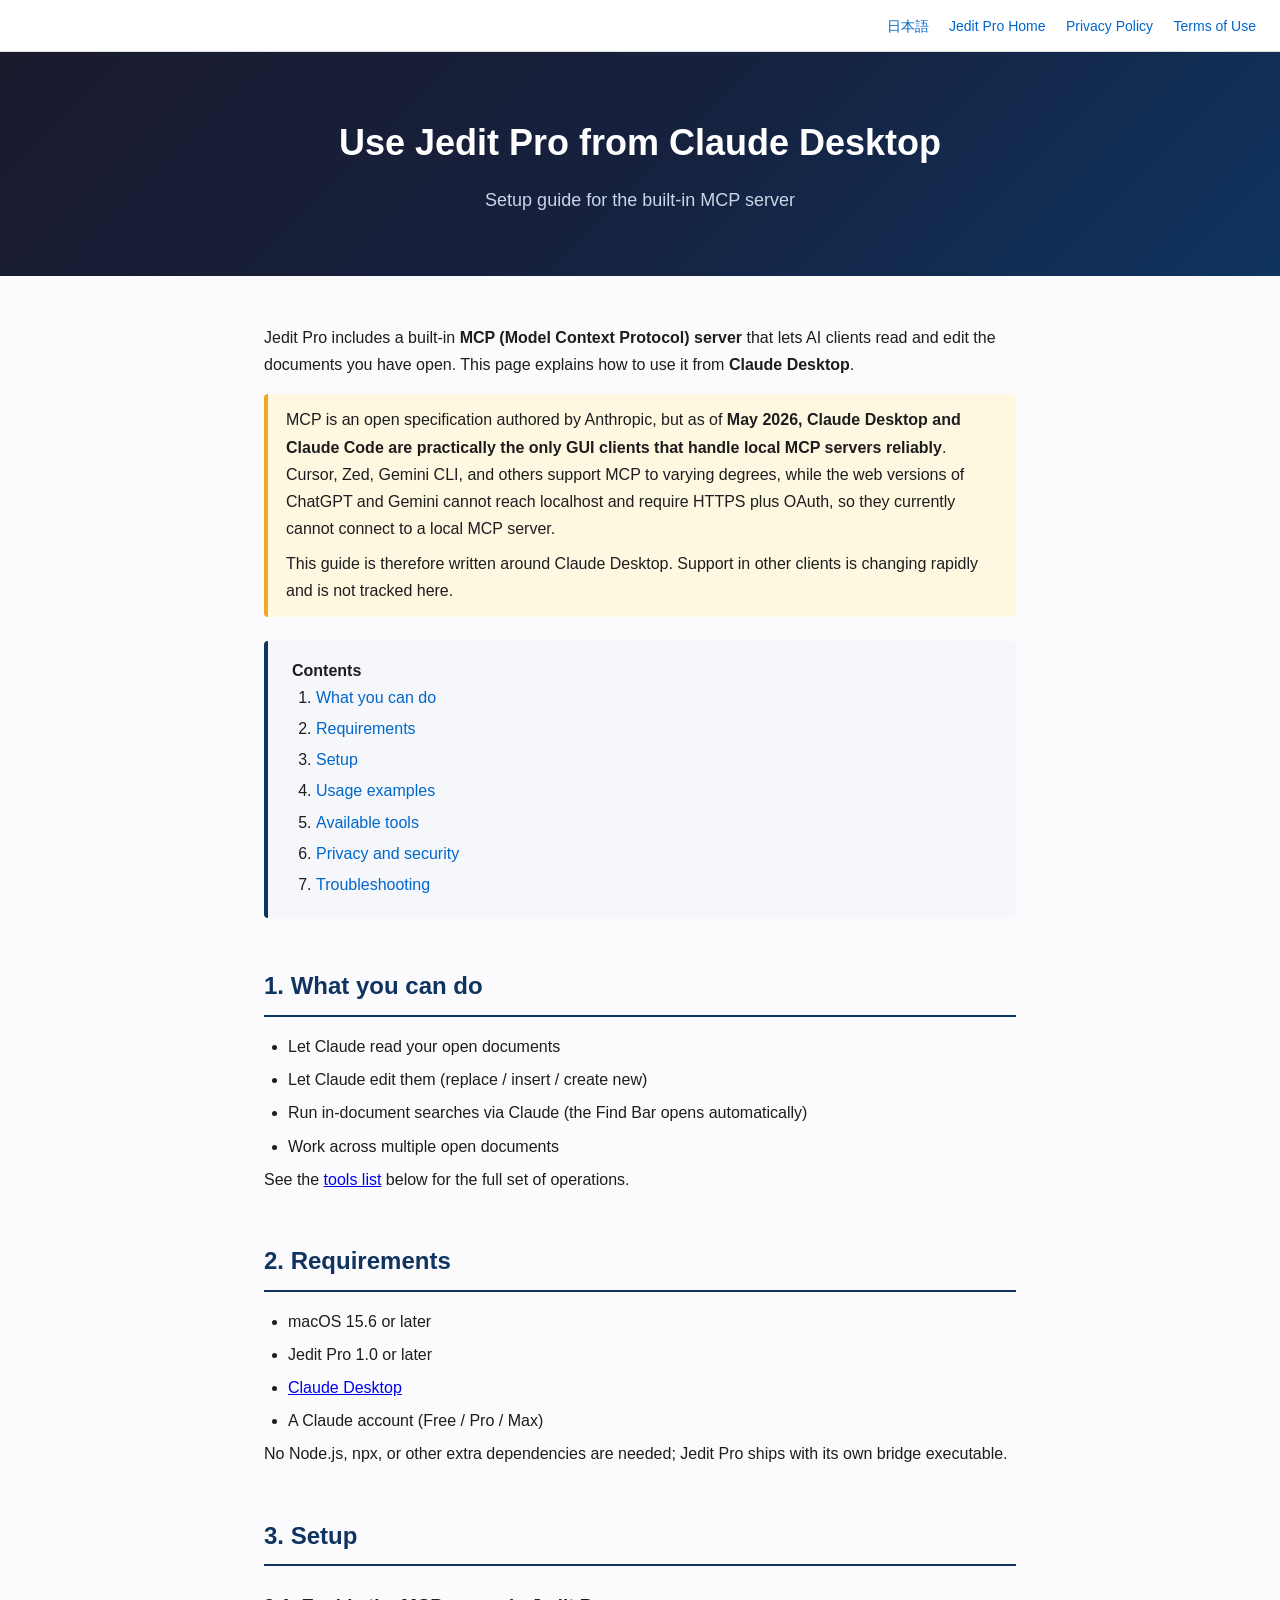
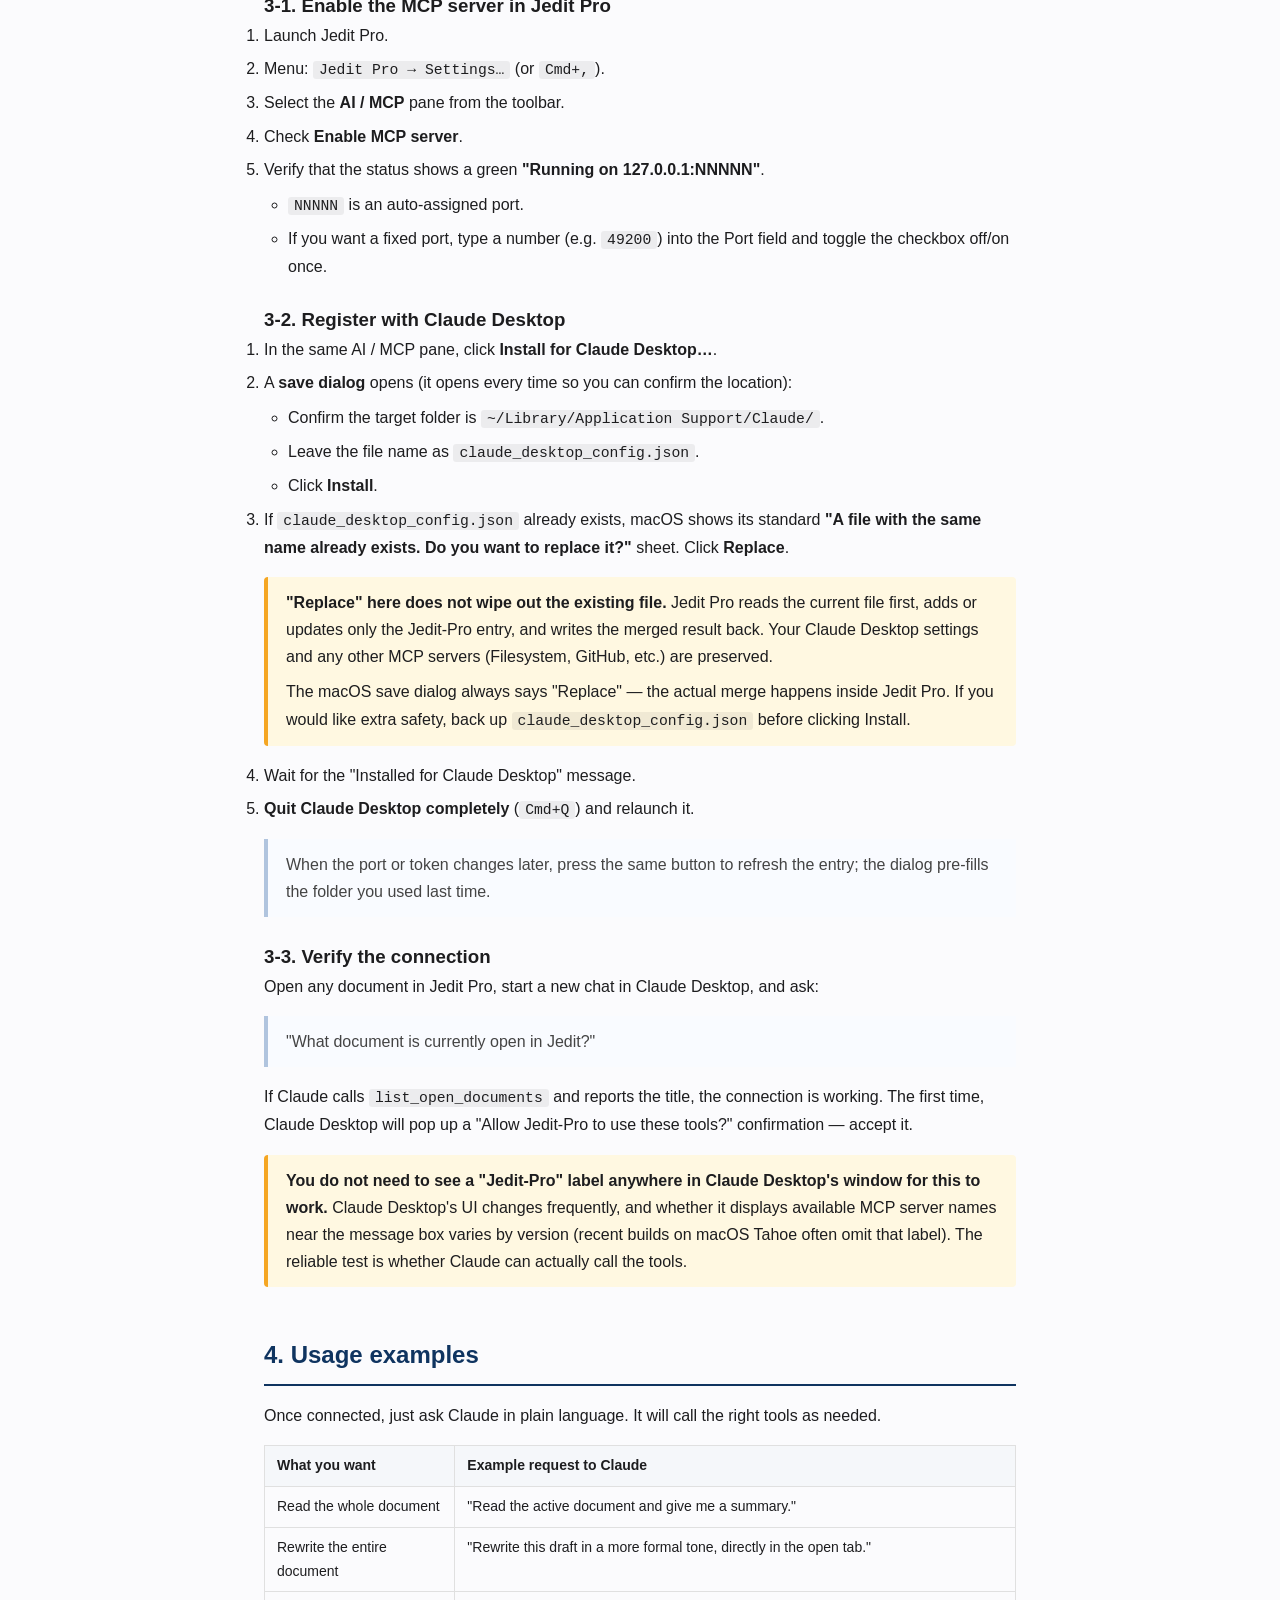
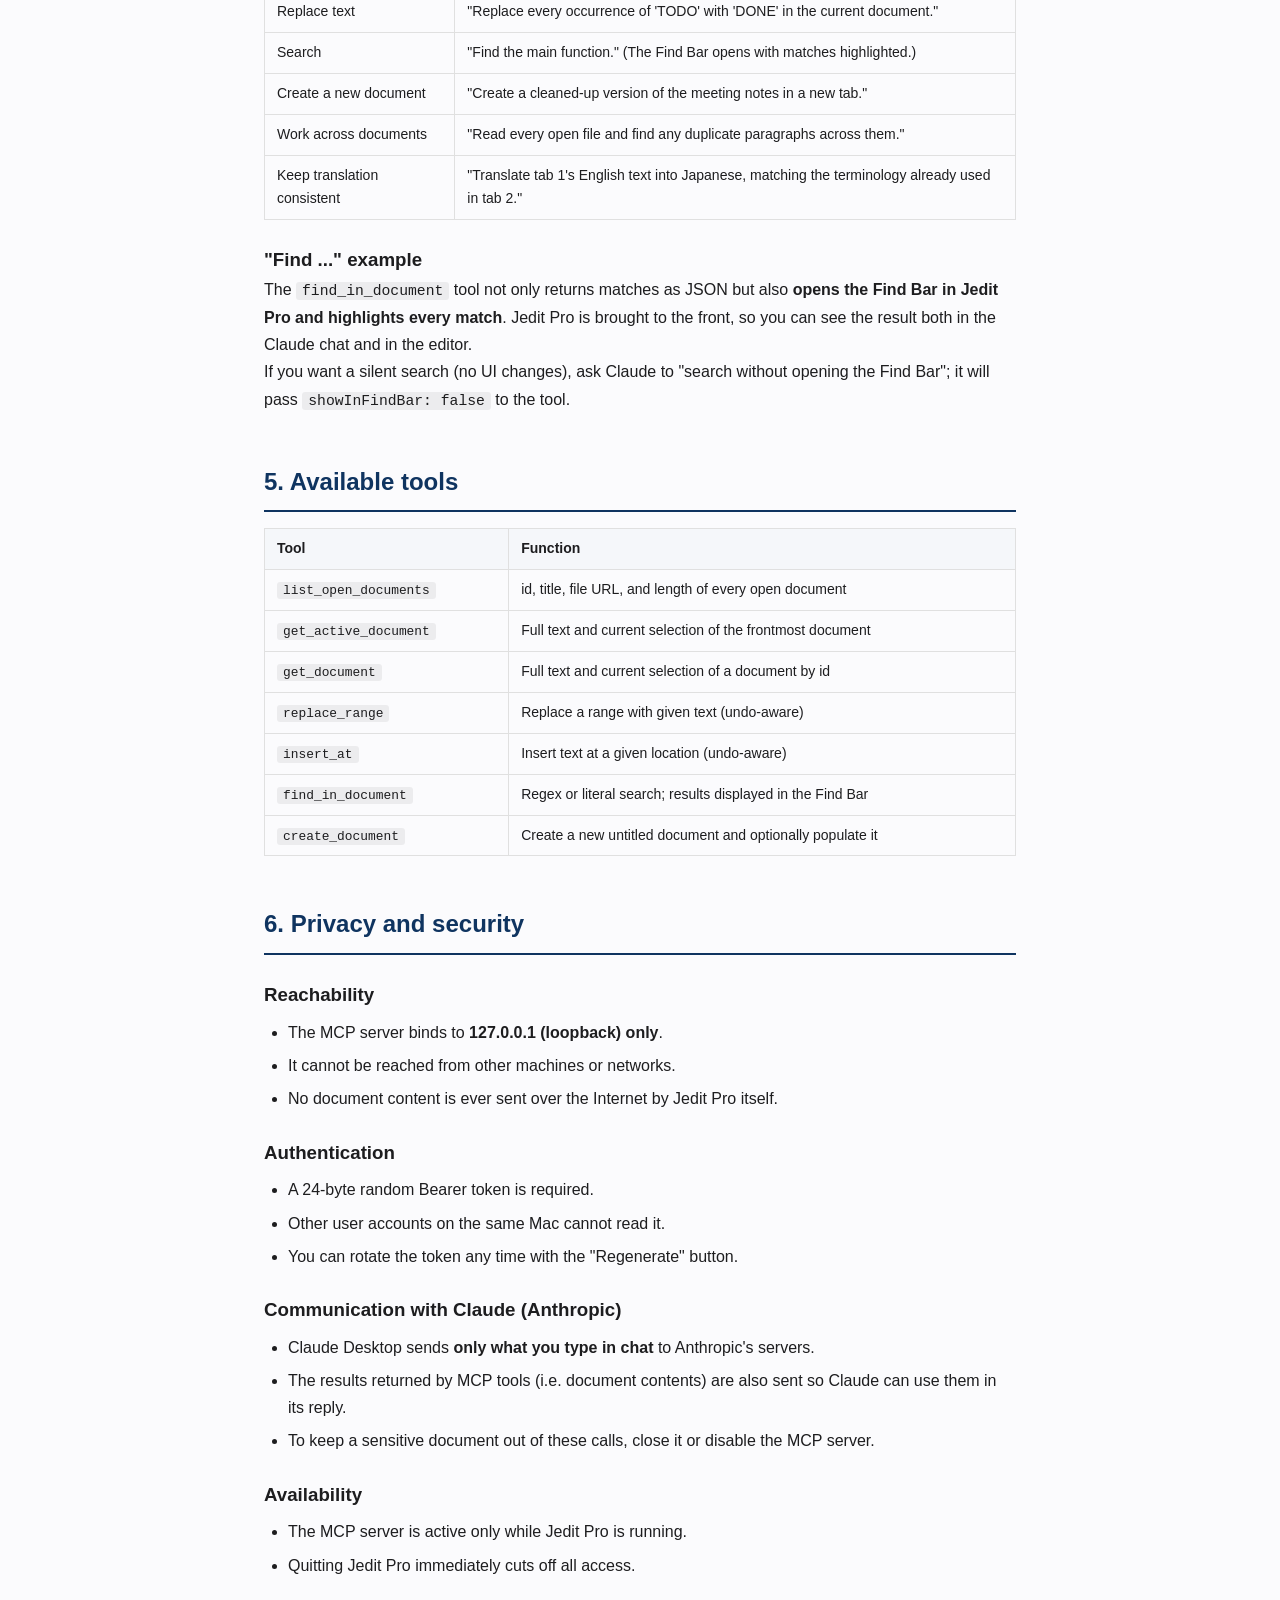
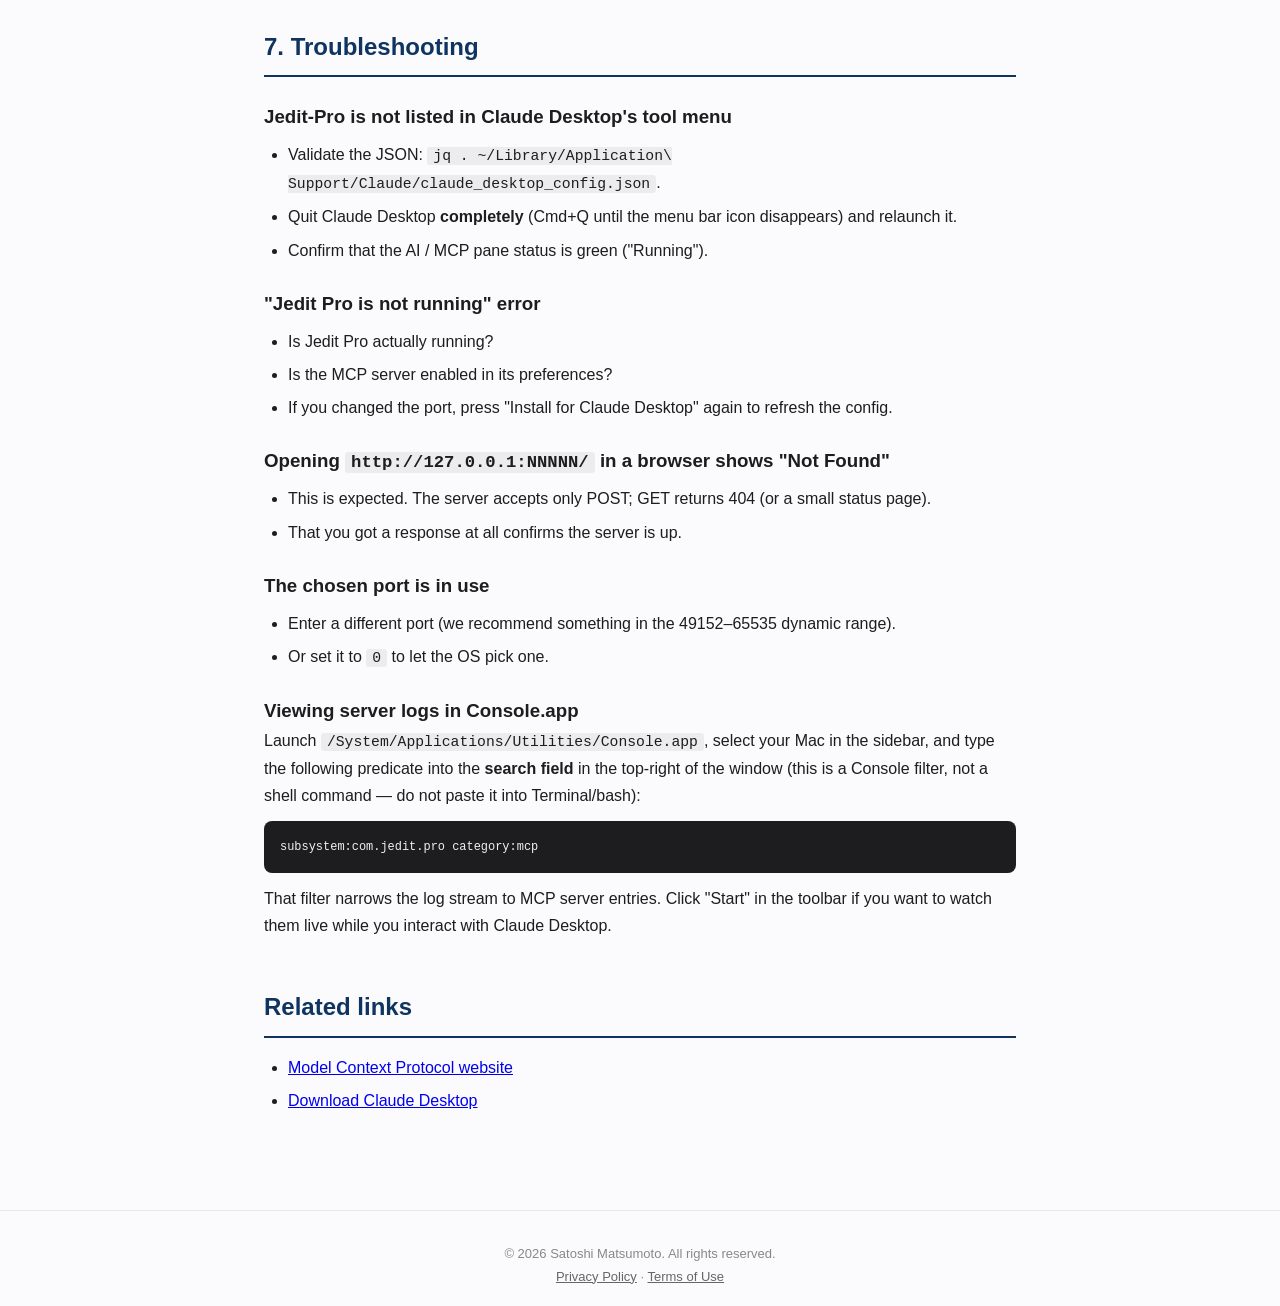
<file: docs/en/mcp.html>
<!DOCTYPE html>
<html lang="en">
<head>
<meta charset="utf-8">
<meta name="viewport" content="width=device-width, initial-scale=1">
<title>Use Jedit Pro from Claude Desktop - Jedit Pro</title>
<link rel="stylesheet" href="../style.css?v=4">
<style>
  .toc { background: #f5f7fa; border-left: 4px solid #0f3460; padding: 16px 24px; margin: 24px 0; border-radius: 4px; }
  .toc ol { margin: 0; padding-left: 24px; }
  .toc li { margin-bottom: 4px; }
  .toc a { color: #0066cc; text-decoration: none; }
  .toc a:hover { text-decoration: underline; }
  pre { background: #1d1d1f; color: #f0f0f0; padding: 16px; border-radius: 8px; overflow-x: auto; font-family: ui-monospace, SFMono-Regular, Menlo, monospace; font-size: 13px; line-height: 1.5; margin: 12px 0; }
  code { font-family: ui-monospace, SFMono-Regular, Menlo, monospace; font-size: 0.92em; background: rgba(0,0,0,0.06); padding: 1px 6px; border-radius: 3px; }
  pre code { background: transparent; padding: 0; }
  table { border-collapse: collapse; margin: 16px 0; width: 100%; font-size: 14px; }
  th, td { border: 1px solid #e0e0e0; padding: 8px 12px; text-align: left; vertical-align: top; }
  th { background: #f5f7fa; font-weight: 600; }
  blockquote { border-left: 4px solid #b0c4de; background: #f9fbff; margin: 16px 0; padding: 12px 18px; color: #444; }
  .callout { background: #fff8e1; border-left: 4px solid #f5a623; padding: 12px 18px; margin: 16px 0; border-radius: 4px; }
</style>
</head>
<body>
<nav>
  <a href="../ja/mcp.html">日本語</a>
  <a href="./">Jedit Pro Home</a>
  <a href="privacy.html">Privacy Policy</a>
  <a href="terms.html">Terms of Use</a>
</nav>
<header>
  <h1>Use Jedit Pro from Claude Desktop</h1>
  <p>Setup guide for the built-in MCP server</p>
</header>
<main>
  <section>
    <p>Jedit Pro includes a built-in <strong>MCP (Model Context Protocol) server</strong> that lets AI clients read and edit the documents you have open. This page explains how to use it from <strong>Claude Desktop</strong>.</p>

    <div class="callout">
      <p>MCP is an open specification authored by Anthropic, but as of <strong>May 2026, Claude Desktop and Claude Code are practically the only GUI clients that handle local MCP servers reliably</strong>. Cursor, Zed, Gemini CLI, and others support MCP to varying degrees, while the web versions of ChatGPT and Gemini cannot reach localhost and require HTTPS plus OAuth, so they currently cannot connect to a local MCP server.</p>
      <p style="margin-top: 8px;">This guide is therefore written around Claude Desktop. Support in other clients is changing rapidly and is not tracked here.</p>
    </div>

    <div class="toc">
      <strong>Contents</strong>
      <ol>
        <li><a href="#features">What you can do</a></li>
        <li><a href="#requirements">Requirements</a></li>
        <li><a href="#setup">Setup</a></li>
        <li><a href="#examples">Usage examples</a></li>
        <li><a href="#tools">Available tools</a></li>
        <li><a href="#security">Privacy and security</a></li>
        <li><a href="#troubleshooting">Troubleshooting</a></li>
      </ol>
    </div>
  </section>

  <section id="features">
    <h2>1. What you can do</h2>
    <ul>
      <li>Let Claude read your open documents</li>
      <li>Let Claude edit them (replace / insert / create new)</li>
      <li>Run in-document searches via Claude (the Find Bar opens automatically)</li>
      <li>Work across multiple open documents</li>
    </ul>
    <p>See the <a href="#tools">tools list</a> below for the full set of operations.</p>
  </section>

  <section id="requirements">
    <h2>2. Requirements</h2>
    <ul>
      <li>macOS 15.6 or later</li>
      <li>Jedit Pro 1.0 or later</li>
      <li><a href="https://claude.ai/download">Claude Desktop</a></li>
      <li>A Claude account (Free / Pro / Max)</li>
    </ul>
    <p>No Node.js, npx, or other extra dependencies are needed; Jedit Pro ships with its own bridge executable.</p>
  </section>

  <section id="setup">
    <h2>3. Setup</h2>

    <h3 style="margin-top: 24px;">3-1. Enable the MCP server in Jedit Pro</h3>
    <ol>
      <li>Launch Jedit Pro.</li>
      <li>Menu: <code>Jedit Pro → Settings…</code> (or <code>Cmd+,</code>).</li>
      <li>Select the <strong>AI / MCP</strong> pane from the toolbar.</li>
      <li>Check <strong>Enable MCP server</strong>.</li>
      <li>Verify that the status shows a green <strong>"Running on 127.0.0.1:NNNNN"</strong>.
        <ul>
          <li><code>NNNNN</code> is an auto-assigned port.</li>
          <li>If you want a fixed port, type a number (e.g. <code>49200</code>) into the Port field and toggle the checkbox off/on once.</li>
        </ul>
      </li>
    </ol>

    <h3 style="margin-top: 24px;">3-2. Register with Claude Desktop</h3>
    <ol>
      <li>In the same AI / MCP pane, click <strong>Install for Claude Desktop…</strong>.</li>
      <li>A <strong>save dialog</strong> opens (it opens every time so you can confirm the location):
        <ul>
          <li>Confirm the target folder is <code>~/Library/Application Support/Claude/</code>.</li>
          <li>Leave the file name as <code>claude_desktop_config.json</code>.</li>
          <li>Click <strong>Install</strong>.</li>
        </ul>
      </li>
      <li>If <code>claude_desktop_config.json</code> already exists, macOS shows its standard
        <strong>"A file with the same name already exists. Do you want to replace it?"</strong> sheet.
        Click <strong>Replace</strong>.
        <div class="callout">
          <p><strong>"Replace" here does not wipe out the existing file.</strong>
          Jedit Pro reads the current file first, adds or updates only the Jedit-Pro entry,
          and writes the merged result back. Your Claude Desktop settings and any other MCP servers
          (Filesystem, GitHub, etc.) are preserved.</p>
          <p style="margin-top: 8px;">The macOS save dialog always says "Replace" — the actual merge happens inside Jedit Pro. If you would like extra safety, back up <code>claude_desktop_config.json</code> before clicking Install.</p>
        </div>
      </li>
      <li>Wait for the "Installed for Claude Desktop" message.</li>
      <li><strong>Quit Claude Desktop completely</strong> (<code>Cmd+Q</code>) and relaunch it.</li>
    </ol>
    <blockquote>
      <p>When the port or token changes later, press the same button to refresh the entry; the dialog pre-fills the folder you used last time.</p>
    </blockquote>

    <h3 style="margin-top: 24px;">3-3. Verify the connection</h3>
    <p>Open any document in Jedit Pro, start a new chat in Claude Desktop, and ask:</p>
    <blockquote>"What document is currently open in Jedit?"</blockquote>
    <p>If Claude calls <code>list_open_documents</code> and reports the title, the connection is working. The first time, Claude Desktop will pop up a "Allow Jedit-Pro to use these tools?" confirmation — accept it.</p>
    <div class="callout">
      <p><strong>You do not need to see a "Jedit-Pro" label anywhere in Claude Desktop's window for this to work.</strong>
      Claude Desktop's UI changes frequently, and whether it displays available MCP server names near the message box varies by version (recent builds on macOS Tahoe often omit that label). The reliable test is whether Claude can actually call the tools.</p>
    </div>
  </section>

  <section id="examples">
    <h2>4. Usage examples</h2>
    <p>Once connected, just ask Claude in plain language. It will call the right tools as needed.</p>
    <table>
      <thead>
        <tr><th>What you want</th><th>Example request to Claude</th></tr>
      </thead>
      <tbody>
        <tr><td>Read the whole document</td><td>"Read the active document and give me a summary."</td></tr>
        <tr><td>Rewrite the entire document</td><td>"Rewrite this draft in a more formal tone, directly in the open tab."</td></tr>
        <tr><td>Replace text</td><td>"Replace every occurrence of 'TODO' with 'DONE' in the current document."</td></tr>
        <tr><td>Search</td><td>"Find the main function." (The Find Bar opens with matches highlighted.)</td></tr>
        <tr><td>Create a new document</td><td>"Create a cleaned-up version of the meeting notes in a new tab."</td></tr>
        <tr><td>Work across documents</td><td>"Read every open file and find any duplicate paragraphs across them."</td></tr>
        <tr><td>Keep translation consistent</td><td>"Translate tab 1's English text into Japanese, matching the terminology already used in tab 2."</td></tr>
      </tbody>
    </table>

    <h3 style="margin-top: 24px;">"Find ..." example</h3>
    <p>The <code>find_in_document</code> tool not only returns matches as JSON but also <strong>opens the Find Bar in Jedit Pro and highlights every match</strong>. Jedit Pro is brought to the front, so you can see the result both in the Claude chat and in the editor.</p>
    <p>If you want a silent search (no UI changes), ask Claude to "search without opening the Find Bar"; it will pass <code>showInFindBar: false</code> to the tool.</p>
  </section>

  <section id="tools">
    <h2>5. Available tools</h2>
    <table>
      <thead>
        <tr><th>Tool</th><th>Function</th></tr>
      </thead>
      <tbody>
        <tr><td><code>list_open_documents</code></td><td>id, title, file URL, and length of every open document</td></tr>
        <tr><td><code>get_active_document</code></td><td>Full text and current selection of the frontmost document</td></tr>
        <tr><td><code>get_document</code></td><td>Full text and current selection of a document by id</td></tr>
        <tr><td><code>replace_range</code></td><td>Replace a range with given text (undo-aware)</td></tr>
        <tr><td><code>insert_at</code></td><td>Insert text at a given location (undo-aware)</td></tr>
        <tr><td><code>find_in_document</code></td><td>Regex or literal search; results displayed in the Find Bar</td></tr>
        <tr><td><code>create_document</code></td><td>Create a new untitled document and optionally populate it</td></tr>
      </tbody>
    </table>
  </section>

  <section id="security">
    <h2>6. Privacy and security</h2>

    <h3 style="margin-top: 24px;">Reachability</h3>
    <ul>
      <li>The MCP server binds to <strong>127.0.0.1 (loopback) only</strong>.</li>
      <li>It cannot be reached from other machines or networks.</li>
      <li>No document content is ever sent over the Internet by Jedit Pro itself.</li>
    </ul>

    <h3 style="margin-top: 24px;">Authentication</h3>
    <ul>
      <li>A 24-byte random Bearer token is required.</li>
      <li>Other user accounts on the same Mac cannot read it.</li>
      <li>You can rotate the token any time with the "Regenerate" button.</li>
    </ul>

    <h3 style="margin-top: 24px;">Communication with Claude (Anthropic)</h3>
    <ul>
      <li>Claude Desktop sends <strong>only what you type in chat</strong> to Anthropic's servers.</li>
      <li>The results returned by MCP tools (i.e. document contents) are also sent so Claude can use them in its reply.</li>
      <li>To keep a sensitive document out of these calls, close it or disable the MCP server.</li>
    </ul>

    <h3 style="margin-top: 24px;">Availability</h3>
    <ul>
      <li>The MCP server is active only while Jedit Pro is running.</li>
      <li>Quitting Jedit Pro immediately cuts off all access.</li>
    </ul>
  </section>

  <section id="troubleshooting">
    <h2>7. Troubleshooting</h2>

    <h3 style="margin-top: 24px;">Jedit-Pro is not listed in Claude Desktop's tool menu</h3>
    <ul>
      <li>Validate the JSON: <code>jq . ~/Library/Application\ Support/Claude/claude_desktop_config.json</code>.</li>
      <li>Quit Claude Desktop <strong>completely</strong> (Cmd+Q until the menu bar icon disappears) and relaunch it.</li>
      <li>Confirm that the AI / MCP pane status is green ("Running").</li>
    </ul>

    <h3 style="margin-top: 24px;">"Jedit Pro is not running" error</h3>
    <ul>
      <li>Is Jedit Pro actually running?</li>
      <li>Is the MCP server enabled in its preferences?</li>
      <li>If you changed the port, press "Install for Claude Desktop" again to refresh the config.</li>
    </ul>

    <h3 style="margin-top: 24px;">Opening <code>http://127.0.0.1:NNNNN/</code> in a browser shows "Not Found"</h3>
    <ul>
      <li>This is expected. The server accepts only POST; GET returns 404 (or a small status page).</li>
      <li>That you got a response at all confirms the server is up.</li>
    </ul>

    <h3 style="margin-top: 24px;">The chosen port is in use</h3>
    <ul>
      <li>Enter a different port (we recommend something in the 49152–65535 dynamic range).</li>
      <li>Or set it to <code>0</code> to let the OS pick one.</li>
    </ul>

    <h3 style="margin-top: 24px;">Viewing server logs in Console.app</h3>
    <p>Launch <code>/System/Applications/Utilities/Console.app</code>, select your Mac in the sidebar, and type the following predicate into the <strong>search field</strong> in the top-right of the window (this is a Console filter, not a shell command — do not paste it into Terminal/bash):</p>
    <pre><code>subsystem:com.jedit.pro category:mcp</code></pre>
    <p>That filter narrows the log stream to MCP server entries. Click "Start" in the toolbar if you want to watch them live while you interact with Claude Desktop.</p>
  </section>

  <section>
    <h2>Related links</h2>
    <ul>
      <li><a href="https://modelcontextprotocol.io/">Model Context Protocol website</a></li>
      <li><a href="https://claude.ai/download">Download Claude Desktop</a></li>
    </ul>
  </section>
</main>
<footer>
  <p>&copy; 2026 Satoshi Matsumoto. All rights reserved.</p>
  <p><a href="privacy.html">Privacy Policy</a> &middot; <a href="terms.html">Terms of Use</a></p>
</footer>
</body>
</html>
</file>
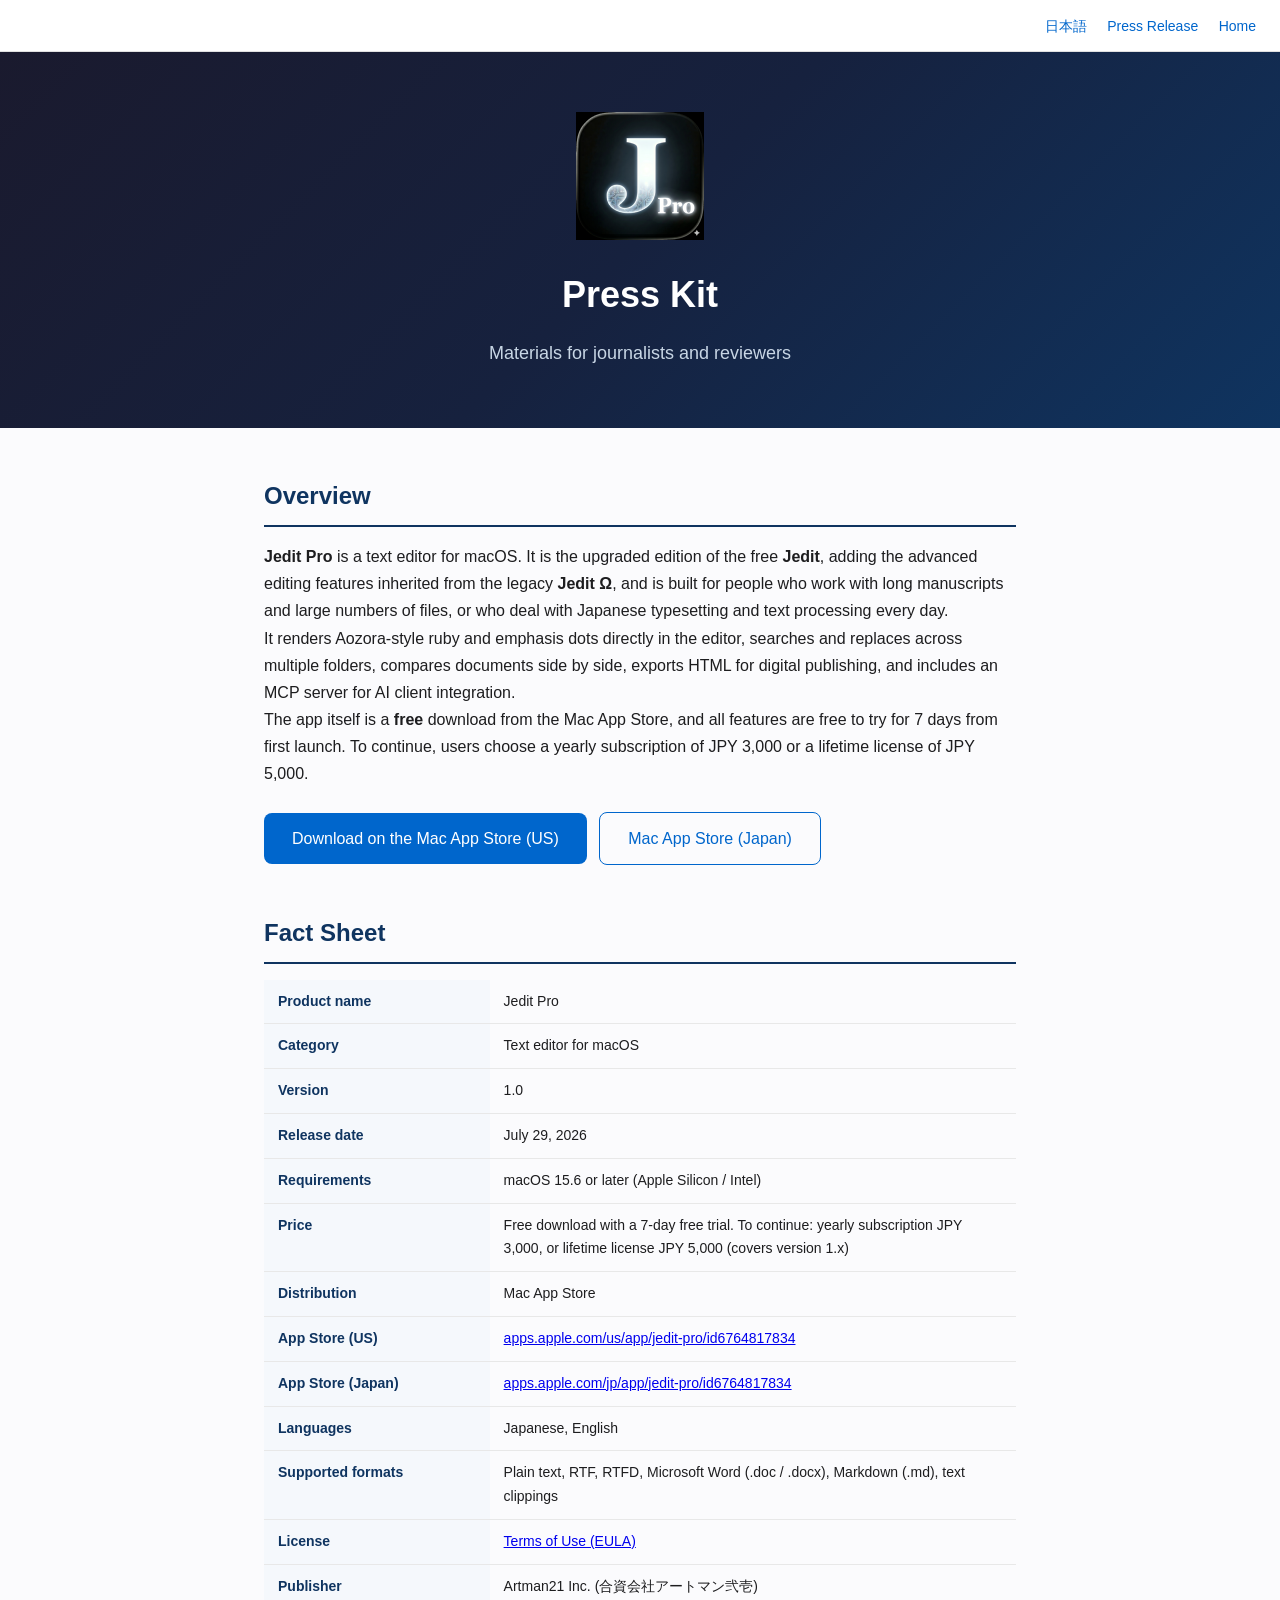
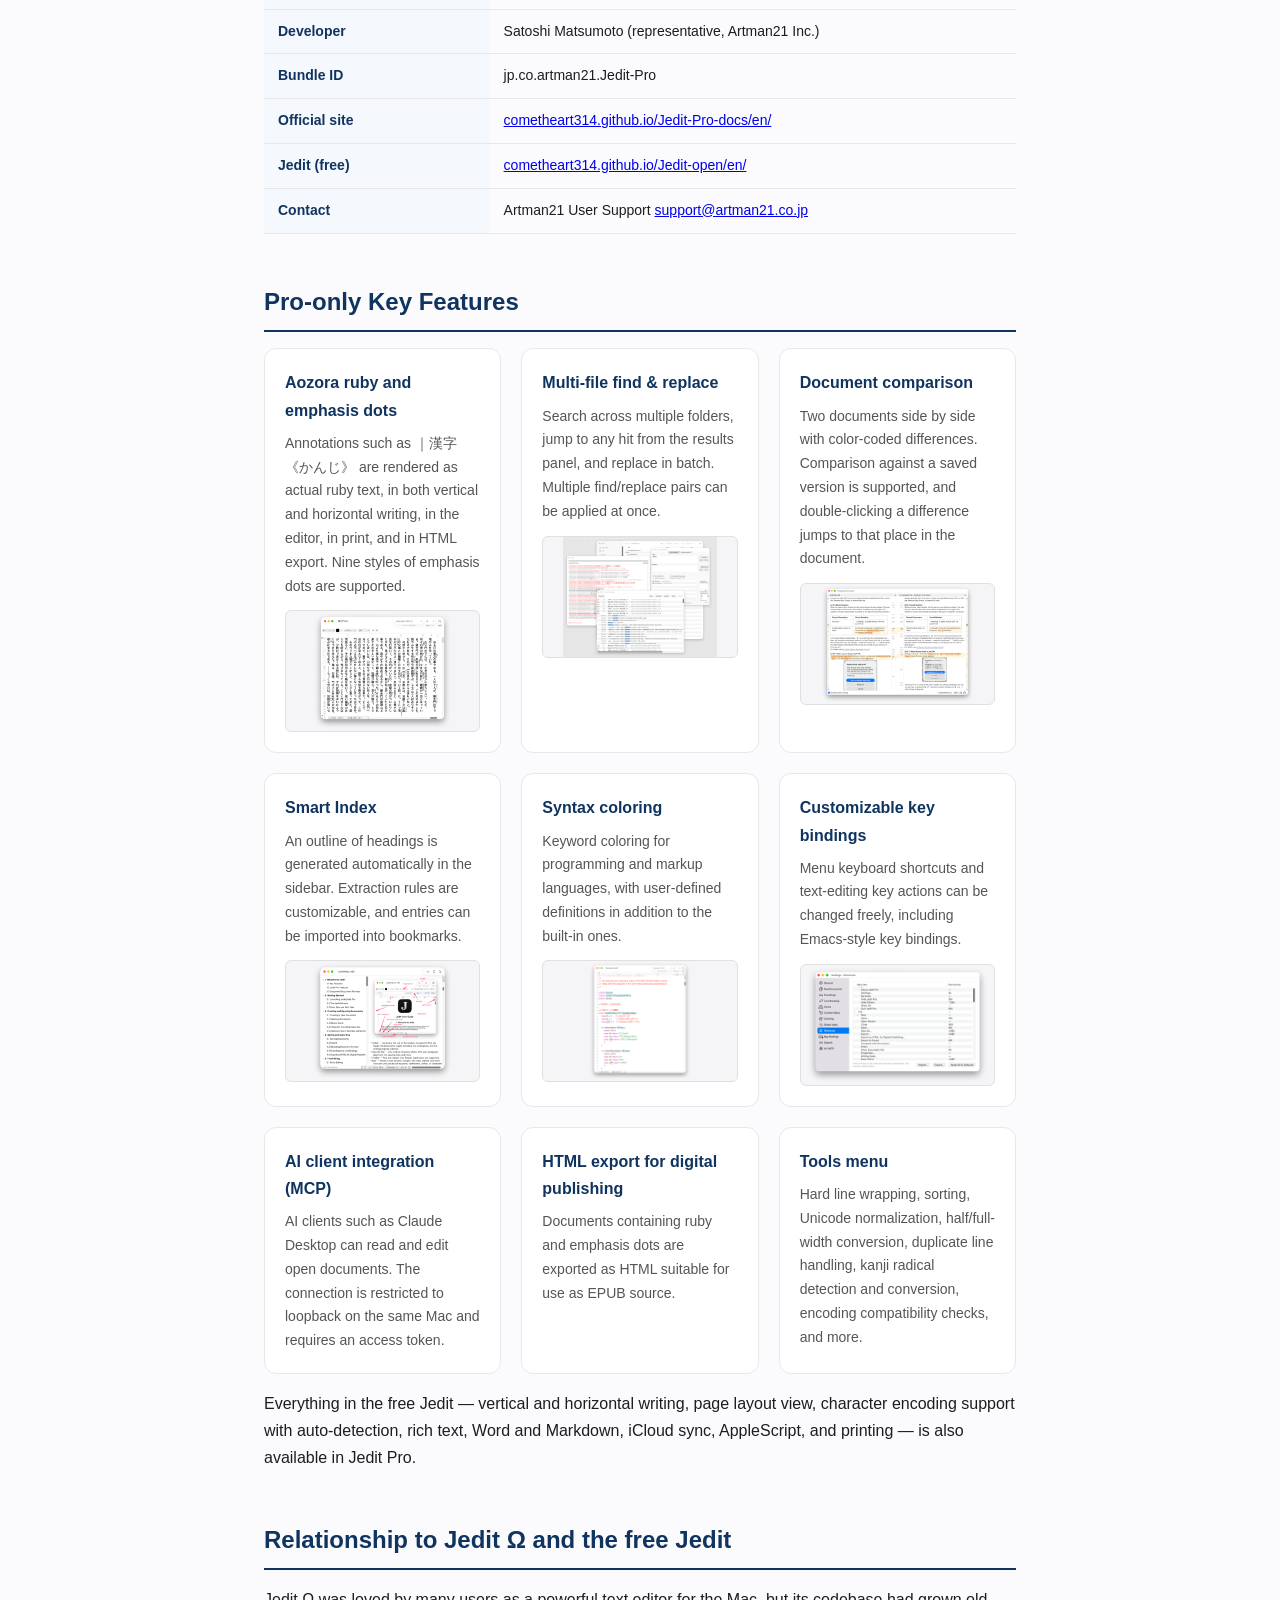
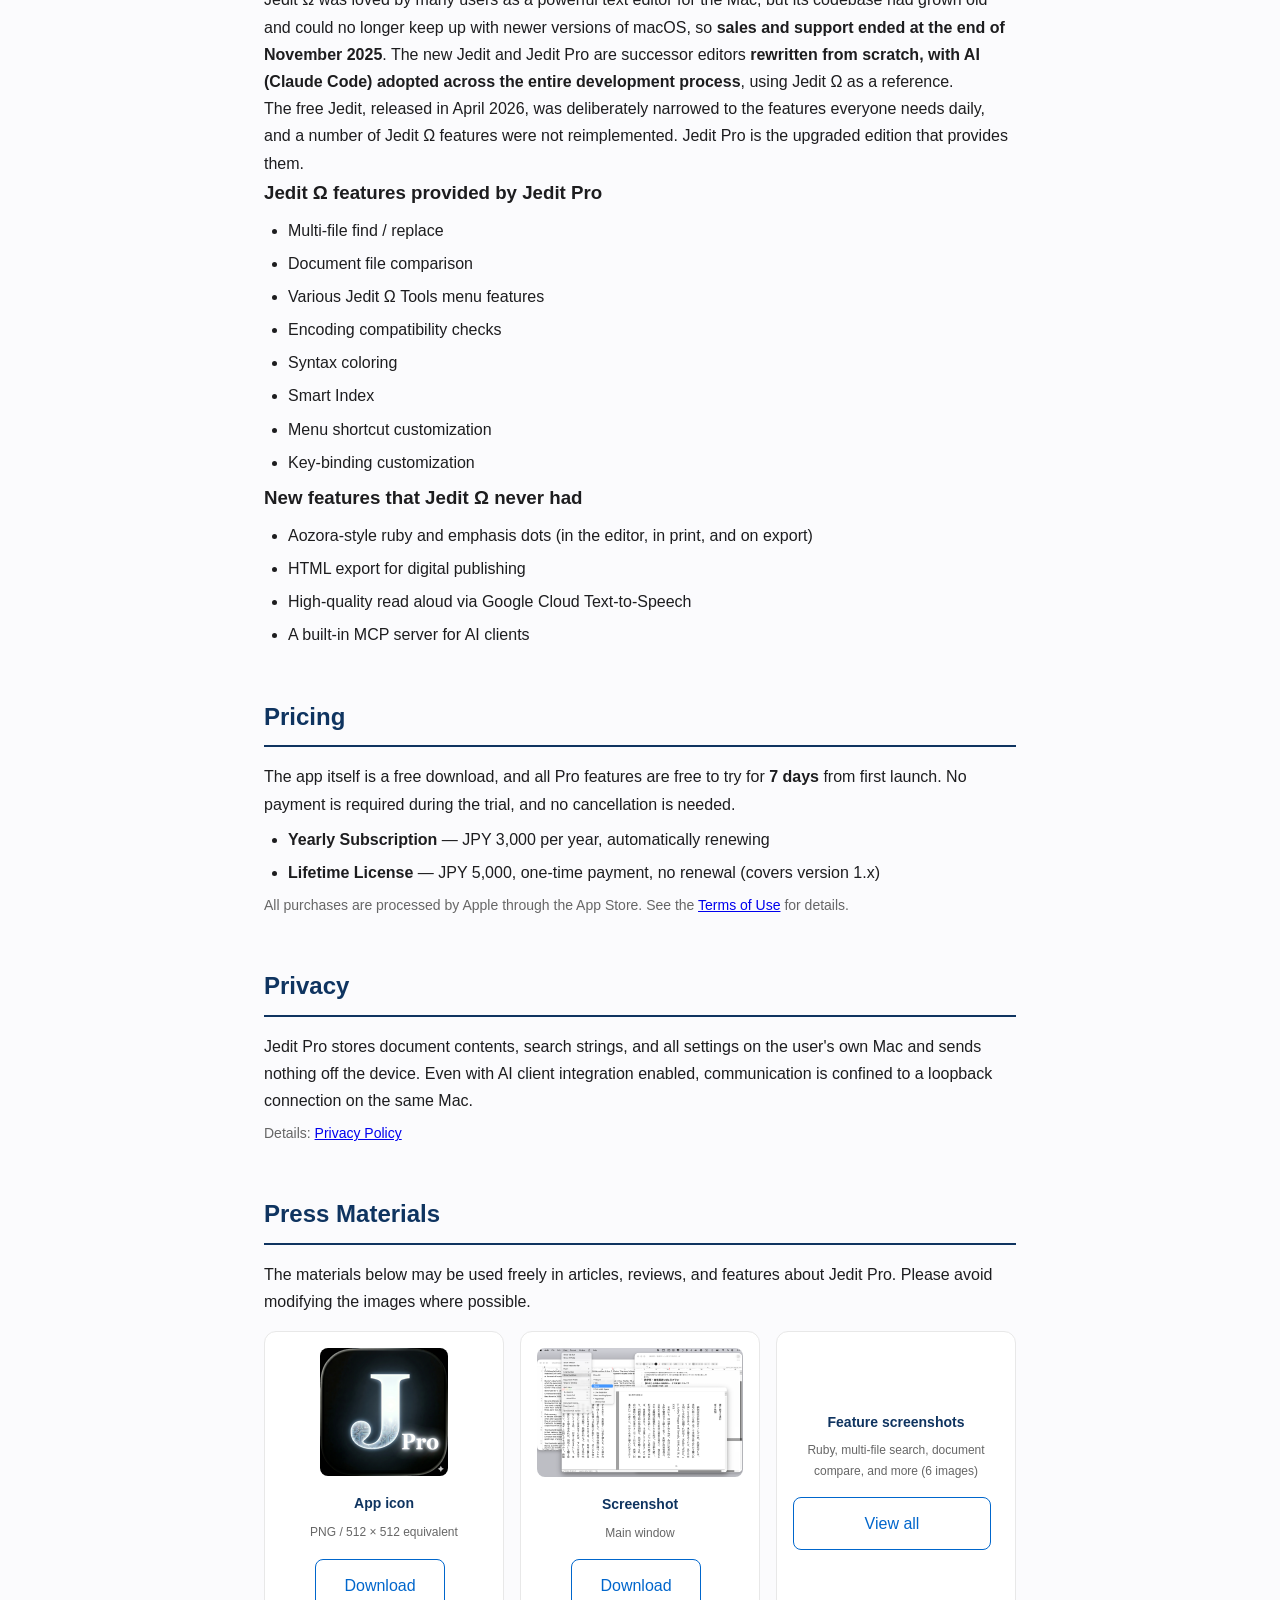
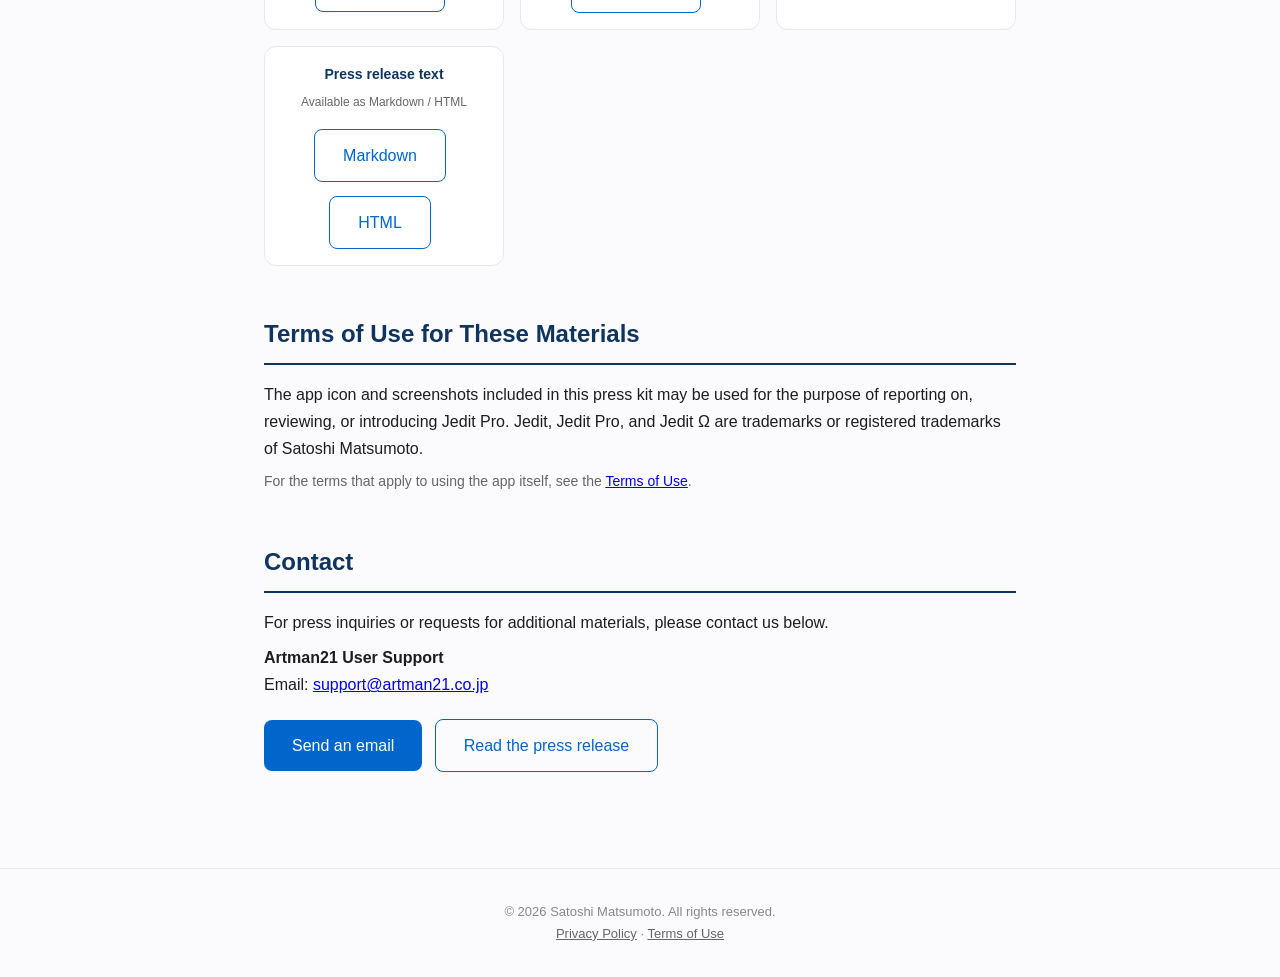
<file: docs/en/press.html>
<!DOCTYPE html>
<html lang="en">
<head>
<meta charset="utf-8">
<meta name="viewport" content="width=device-width, initial-scale=1">
<title>Jedit Pro - Press Kit</title>
<link rel="stylesheet" href="../style.css?v=4">
<style>
  .factsheet { width: 100%; border-collapse: collapse; margin-top: 12px; }
  .factsheet th, .factsheet td {
    text-align: left;
    padding: 10px 14px;
    border-bottom: 1px solid #e8e8e8;
    font-size: 14px;
    vertical-align: top;
  }
  .factsheet th {
    width: 30%;
    color: #0f3460;
    font-weight: 600;
    background: #f5f8fc;
  }
  .assets-grid {
    display: grid;
    grid-template-columns: repeat(auto-fit, minmax(200px, 1fr));
    gap: 16px;
    margin-top: 16px;
  }
  .asset-card {
    background: #fff;
    border: 1px solid #e8e8e8;
    border-radius: 12px;
    padding: 16px;
    text-align: center;
  }
  .asset-card img {
    max-width: 100%;
    height: auto;
    border-radius: 8px;
    margin-bottom: 8px;
  }
  .asset-card h3 { font-size: 14px; margin-bottom: 6px; color: #0f3460; }
  .asset-card p { font-size: 12px; color: #666; margin-bottom: 8px; }
</style>
</head>
<body>
<nav>
  <a href="../ja/press.html">日本語</a>
  <a href="press-release.html">Press Release</a>
  <a href="index.html">Home</a>
</nav>
<header>
  <img src="../appicon-pro.png" alt="Jedit Pro" width="128" height="128" style="margin-bottom: 16px;">
  <h1>Press Kit</h1>
  <p>Materials for journalists and reviewers</p>
</header>
<main>
  <section>
    <h2>Overview</h2>
    <p><strong>Jedit Pro</strong> is a text editor for macOS. It is the upgraded edition of the free <strong>Jedit</strong>, adding the advanced editing features inherited from the legacy <strong>Jedit Ω</strong>, and is built for people who work with long manuscripts and large numbers of files, or who deal with Japanese typesetting and text processing every day.</p>
    <p>It renders Aozora-style ruby and emphasis dots directly in the editor, searches and replaces across multiple folders, compares documents side by side, exports HTML for digital publishing, and includes an MCP server for AI client integration.</p>
    <p>The app itself is a <strong>free</strong> download from the Mac App Store, and all features are free to try for 7 days from first launch. To continue, users choose a yearly subscription of JPY 3,000 or a lifetime license of JPY 5,000.</p>
    <div style="margin-top: 16px;">
      <a href="https://apps.apple.com/us/app/jedit-pro/id6764817834?mt=12" class="btn">Download on the Mac App Store (US)</a>
      <a href="https://apps.apple.com/jp/app/jedit-pro/id6764817834?mt=12" class="btn btn-secondary">Mac App Store (Japan)</a>
    </div>
  </section>

  <section>
    <h2>Fact Sheet</h2>
    <table class="factsheet">
      <tr><th>Product name</th><td>Jedit Pro</td></tr>
      <tr><th>Category</th><td>Text editor for macOS</td></tr>
      <tr><th>Version</th><td>1.0</td></tr>
      <tr><th>Release date</th><td>July 29, 2026</td></tr>
      <tr><th>Requirements</th><td>macOS 15.6 or later (Apple Silicon / Intel)</td></tr>
      <tr><th>Price</th><td>Free download with a 7-day free trial. To continue: yearly subscription JPY 3,000, or lifetime license JPY 5,000 (covers version 1.x)</td></tr>
      <tr><th>Distribution</th><td>Mac App Store</td></tr>
      <tr><th>App Store (US)</th><td><a href="https://apps.apple.com/us/app/jedit-pro/id6764817834?mt=12">apps.apple.com/us/app/jedit-pro/id6764817834</a></td></tr>
      <tr><th>App Store (Japan)</th><td><a href="https://apps.apple.com/jp/app/jedit-pro/id6764817834?mt=12">apps.apple.com/jp/app/jedit-pro/id6764817834</a></td></tr>
      <tr><th>Languages</th><td>Japanese, English</td></tr>
      <tr><th>Supported formats</th><td>Plain text, RTF, RTFD, Microsoft Word (.doc / .docx), Markdown (.md), text clippings</td></tr>
      <tr><th>License</th><td><a href="terms.html">Terms of Use (EULA)</a></td></tr>
      <tr><th>Publisher</th><td>Artman21 Inc. (合資会社アートマン弐壱)</td></tr>
      <tr><th>Developer</th><td>Satoshi Matsumoto (representative, Artman21 Inc.)</td></tr>
      <tr><th>Bundle ID</th><td>jp.co.artman21.Jedit-Pro</td></tr>
      <tr><th>Official site</th><td><a href="index.html">cometheart314.github.io/Jedit-Pro-docs/en/</a></td></tr>
      <tr><th>Jedit (free)</th><td><a href="https://cometheart314.github.io/Jedit-open/en/">cometheart314.github.io/Jedit-open/en/</a></td></tr>
      <tr><th>Contact</th><td>Artman21 User Support <a href="mailto:support@artman21.co.jp">support@artman21.co.jp</a></td></tr>
    </table>
  </section>

  <section>
    <h2>Pro-only Key Features</h2>
    <div class="features-grid">
      <div class="feature-card">
        <h3>Aozora ruby and emphasis dots</h3>
        <p>Annotations such as ｜漢字《かんじ》 are rendered as actual ruby text, in both vertical and horizontal writing, in the editor, in print, and in HTML export. Nine styles of emphasis dots are supported.</p>
        <a class="shot" href="shots.html#ruby"><img src="../shots/en/thumbs/ruby.png" alt="Aozora ruby" loading="lazy"></a>
      </div>
      <div class="feature-card">
        <h3>Multi-file find &amp; replace</h3>
        <p>Search across multiple folders, jump to any hit from the results panel, and replace in batch. Multiple find/replace pairs can be applied at once.</p>
        <a class="shot" href="shots.html#multi-search"><img src="../shots/en/thumbs/multi-search.png" alt="Multi-file find and replace" loading="lazy"></a>
      </div>
      <div class="feature-card">
        <h3>Document comparison</h3>
        <p>Two documents side by side with color-coded differences. Comparison against a saved version is supported, and double-clicking a difference jumps to that place in the document.</p>
        <a class="shot" href="shots.html#document-compare"><img src="../shots/en/thumbs/document-compare.png" alt="Document comparison" loading="lazy"></a>
      </div>
      <div class="feature-card">
        <h3>Smart Index</h3>
        <p>An outline of headings is generated automatically in the sidebar. Extraction rules are customizable, and entries can be imported into bookmarks.</p>
        <a class="shot" href="shots.html#smart-index"><img src="../shots/en/thumbs/smart-index.png" alt="Smart Index" loading="lazy"></a>
      </div>
      <div class="feature-card">
        <h3>Syntax coloring</h3>
        <p>Keyword coloring for programming and markup languages, with user-defined definitions in addition to the built-in ones.</p>
        <a class="shot" href="shots.html#syntax-coloring"><img src="../shots/en/thumbs/syntax-coloring.png" alt="Syntax coloring" loading="lazy"></a>
      </div>
      <div class="feature-card">
        <h3>Customizable key bindings</h3>
        <p>Menu keyboard shortcuts and text-editing key actions can be changed freely, including Emacs-style key bindings.</p>
        <a class="shot" href="shots.html#shortcuts"><img src="../shots/en/thumbs/shortcuts.png" alt="Customizable key bindings" loading="lazy"></a>
      </div>
      <div class="feature-card">
        <h3>AI client integration (MCP)</h3>
        <p>AI clients such as Claude Desktop can read and edit open documents. The connection is restricted to loopback on the same Mac and requires an access token.</p>
      </div>
      <div class="feature-card">
        <h3>HTML export for digital publishing</h3>
        <p>Documents containing ruby and emphasis dots are exported as HTML suitable for use as EPUB source.</p>
      </div>
      <div class="feature-card">
        <h3>Tools menu</h3>
        <p>Hard line wrapping, sorting, Unicode normalization, half/full-width conversion, duplicate line handling, kanji radical detection and conversion, encoding compatibility checks, and more.</p>
      </div>
    </div>
    <p style="margin-top: 16px;">Everything in the free Jedit — vertical and horizontal writing, page layout view, character encoding support with auto-detection, rich text, Word and Markdown, iCloud sync, AppleScript, and printing — is also available in Jedit Pro.</p>
  </section>

  <section>
    <h2>Relationship to Jedit Ω and the free Jedit</h2>
    <p>Jedit Ω was loved by many users as a powerful text editor for the Mac, but its codebase had grown old and could no longer keep up with newer versions of macOS, so <strong>sales and support ended at the end of November 2025</strong>. The new Jedit and Jedit Pro are successor editors <strong>rewritten from scratch, with AI (Claude Code) adopted across the entire development process</strong>, using Jedit Ω as a reference.</p>
    <p>The free Jedit, released in April 2026, was deliberately narrowed to the features everyone needs daily, and a number of Jedit Ω features were not reimplemented. Jedit Pro is the upgraded edition that provides them.</p>
    <h3>Jedit Ω features provided by Jedit Pro</h3>
    <ul>
      <li>Multi-file find / replace</li>
      <li>Document file comparison</li>
      <li>Various Jedit Ω Tools menu features</li>
      <li>Encoding compatibility checks</li>
      <li>Syntax coloring</li>
      <li>Smart Index</li>
      <li>Menu shortcut customization</li>
      <li>Key-binding customization</li>
    </ul>
    <h3>New features that Jedit Ω never had</h3>
    <ul>
      <li>Aozora-style ruby and emphasis dots (in the editor, in print, and on export)</li>
      <li>HTML export for digital publishing</li>
      <li>High-quality read aloud via Google Cloud Text-to-Speech</li>
      <li>A built-in MCP server for AI clients</li>
    </ul>
  </section>

  <section>
    <h2>Pricing</h2>
    <p>The app itself is a free download, and all Pro features are free to try for <strong>7 days</strong> from first launch. No payment is required during the trial, and no cancellation is needed.</p>
    <ul>
      <li><strong>Yearly Subscription</strong> — JPY 3,000 per year, automatically renewing</li>
      <li><strong>Lifetime License</strong> — JPY 5,000, one-time payment, no renewal (covers version 1.x)</li>
    </ul>
    <p class="license-note">All purchases are processed by Apple through the App Store. See the <a href="terms.html">Terms of Use</a> for details.</p>
  </section>

  <section>
    <h2>Privacy</h2>
    <p>Jedit Pro stores document contents, search strings, and all settings on the user's own Mac and sends nothing off the device. Even with AI client integration enabled, communication is confined to a loopback connection on the same Mac.</p>
    <p class="license-note">Details: <a href="privacy.html">Privacy Policy</a></p>
  </section>

  <section>
    <h2>Press Materials</h2>
    <p>The materials below may be used freely in articles, reviews, and features about Jedit Pro. Please avoid modifying the images where possible.</p>
    <div class="assets-grid">
      <div class="asset-card">
        <img src="../appicon-pro.png" alt="Jedit Pro app icon" width="128" height="128">
        <h3>App icon</h3>
        <p>PNG / 512 × 512 equivalent</p>
        <a href="../appicon-pro.png" download class="btn btn-secondary">Download</a>
      </div>
      <div class="asset-card">
        <img src="../screenshot.png" alt="Jedit Pro screenshot">
        <h3>Screenshot</h3>
        <p>Main window</p>
        <a href="../screenshot.png" download class="btn btn-secondary">Download</a>
      </div>
      <div class="asset-card" style="display: flex; flex-direction: column; justify-content: center;">
        <h3>Feature screenshots</h3>
        <p>Ruby, multi-file search, document compare, and more (6 images)</p>
        <a href="shots.html" class="btn btn-secondary">View all</a>
      </div>
      <div class="asset-card" style="display: flex; flex-direction: column; justify-content: center;">
        <h3>Press release text</h3>
        <p>Available as Markdown / HTML</p>
        <div>
          <a href="press-release.md" download class="btn btn-secondary" style="margin-bottom: 6px;">Markdown</a>
          <a href="press-release.html" class="btn btn-secondary">HTML</a>
        </div>
      </div>
    </div>
  </section>

  <section>
    <h2>Terms of Use for These Materials</h2>
    <p>The app icon and screenshots included in this press kit may be used for the purpose of reporting on, reviewing, or introducing Jedit Pro. Jedit, Jedit Pro, and Jedit Ω are trademarks or registered trademarks of Satoshi Matsumoto.</p>
    <p class="license-note">For the terms that apply to using the app itself, see the <a href="terms.html">Terms of Use</a>.</p>
  </section>

  <section>
    <h2>Contact</h2>
    <p>For press inquiries or requests for additional materials, please contact us below.</p>
    <p style="margin-top: 8px;"><strong>Artman21 User Support</strong><br>
      Email: <a href="mailto:support@artman21.co.jp">support@artman21.co.jp</a></p>
    <div style="margin-top: 12px;">
      <a href="mailto:support@artman21.co.jp" class="btn">Send an email</a>
      <a href="press-release.html" class="btn btn-secondary">Read the press release</a>
    </div>
  </section>
</main>
<footer>
  <p>&copy; 2026 Satoshi Matsumoto. All rights reserved.</p>
  <p><a href="privacy.html">Privacy Policy</a> &middot; <a href="terms.html">Terms of Use</a></p>
</footer>
</body>
</html>
</file>
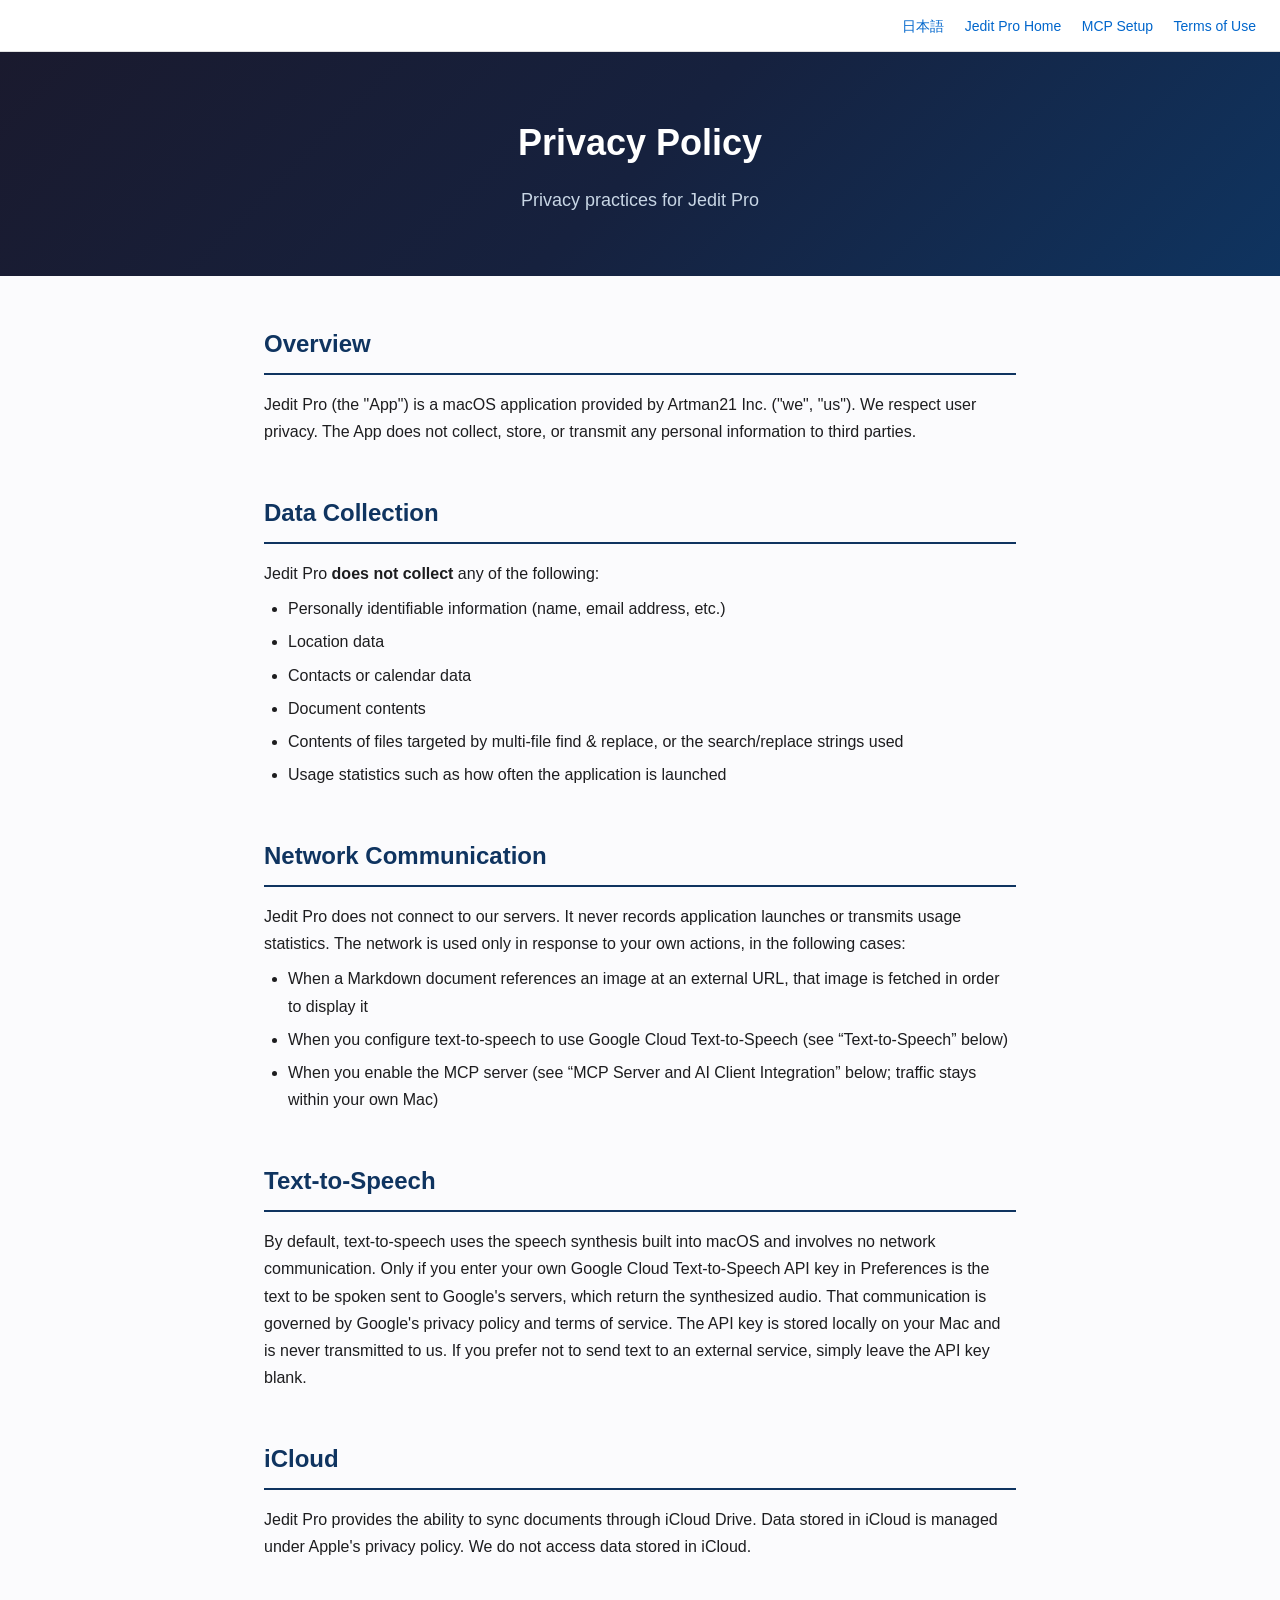
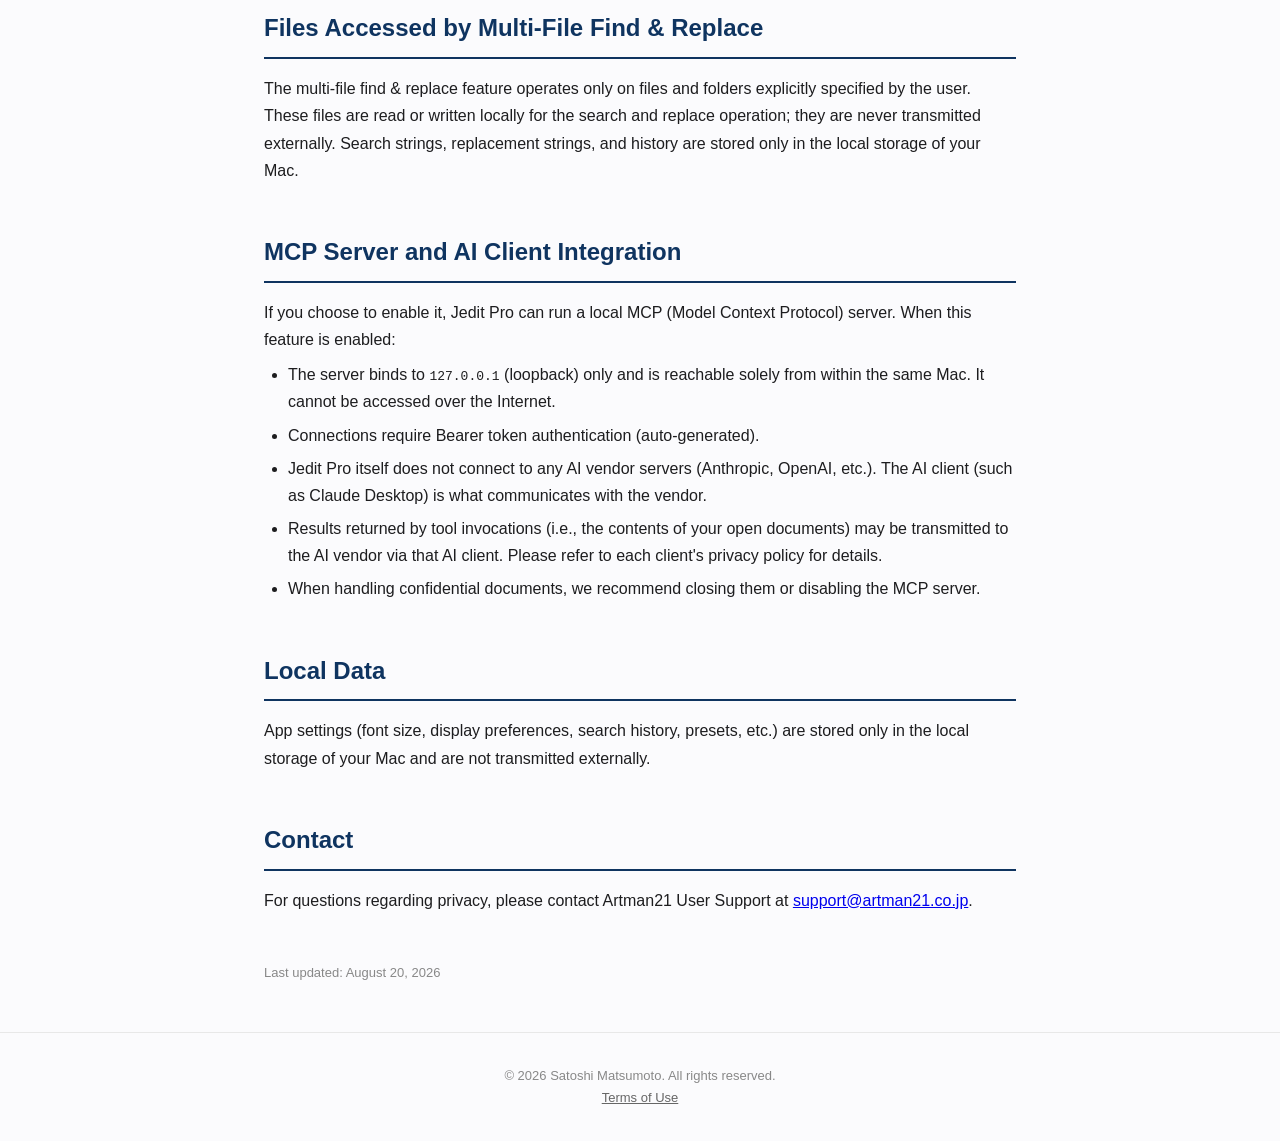
<file: docs/en/privacy.html>
<!DOCTYPE html>
<html lang="en">
<head>
<meta charset="utf-8">
<meta name="viewport" content="width=device-width, initial-scale=1">
<title>Privacy Policy - Jedit Pro</title>
<link rel="stylesheet" href="../style.css?v=4">
</head>
<body>
<nav>
  <a href="../ja/privacy.html">日本語</a>
  <a href="./">Jedit Pro Home</a>
  <a href="mcp.html">MCP Setup</a>
  <a href="terms.html">Terms of Use</a>
</nav>
<header>
  <h1>Privacy Policy</h1>
  <p>Privacy practices for Jedit Pro</p>
</header>
<main>
  <section>
    <h2>Overview</h2>
    <p>Jedit Pro (the "App") is a macOS application provided by Artman21 Inc. ("we", "us"). We respect user privacy. The App does not collect, store, or transmit any personal information to third parties.</p>
  </section>

  <section>
    <h2>Data Collection</h2>
    <p>Jedit Pro <strong>does not collect</strong> any of the following:</p>
    <ul>
      <li>Personally identifiable information (name, email address, etc.)</li>
      <li>Location data</li>
      <li>Contacts or calendar data</li>
      <li>Document contents</li>
      <li>Contents of files targeted by multi-file find &amp; replace, or the search/replace strings used</li>
      <li>Usage statistics such as how often the application is launched</li>
    </ul>
  </section>

  <section>
    <h2>Network Communication</h2>
    <p>Jedit Pro does not connect to our servers. It never records application launches or transmits usage statistics. The network is used only in response to your own actions, in the following cases:</p>
    <ul>
      <li>When a Markdown document references an image at an external URL, that image is fetched in order to display it</li>
      <li>When you configure text-to-speech to use Google Cloud Text-to-Speech (see &ldquo;Text-to-Speech&rdquo; below)</li>
      <li>When you enable the MCP server (see &ldquo;MCP Server and AI Client Integration&rdquo; below; traffic stays within your own Mac)</li>
    </ul>
  </section>

  <section>
    <h2>Text-to-Speech</h2>
    <p>By default, text-to-speech uses the speech synthesis built into macOS and involves no network communication. Only if you enter your own Google Cloud Text-to-Speech API key in Preferences is the text to be spoken sent to Google's servers, which return the synthesized audio. That communication is governed by Google's privacy policy and terms of service. The API key is stored locally on your Mac and is never transmitted to us. If you prefer not to send text to an external service, simply leave the API key blank.</p>
  </section>

  <section>
    <h2>iCloud</h2>
    <p>Jedit Pro provides the ability to sync documents through iCloud Drive. Data stored in iCloud is managed under Apple's privacy policy. We do not access data stored in iCloud.</p>
  </section>

  <section>
    <h2>Files Accessed by Multi-File Find &amp; Replace</h2>
    <p>The multi-file find &amp; replace feature operates only on files and folders explicitly specified by the user. These files are read or written locally for the search and replace operation; they are never transmitted externally. Search strings, replacement strings, and history are stored only in the local storage of your Mac.</p>
  </section>

  <section>
    <h2>MCP Server and AI Client Integration</h2>
    <p>If you choose to enable it, Jedit Pro can run a local MCP (Model Context Protocol) server. When this feature is enabled:</p>
    <ul>
      <li>The server binds to <code>127.0.0.1</code> (loopback) only and is reachable solely from within the same Mac. It cannot be accessed over the Internet.</li>
      <li>Connections require Bearer token authentication (auto-generated).</li>
      <li>Jedit Pro itself does not connect to any AI vendor servers (Anthropic, OpenAI, etc.). The AI client (such as Claude Desktop) is what communicates with the vendor.</li>
      <li>Results returned by tool invocations (i.e., the contents of your open documents) may be transmitted to the AI vendor via that AI client. Please refer to each client's privacy policy for details.</li>
      <li>When handling confidential documents, we recommend closing them or disabling the MCP server.</li>
    </ul>
  </section>

  <section>
    <h2>Local Data</h2>
    <p>App settings (font size, display preferences, search history, presets, etc.) are stored only in the local storage of your Mac and are not transmitted externally.</p>
  </section>

  <section>
    <h2>Contact</h2>
    <p>For questions regarding privacy, please contact Artman21 User Support at <a href="mailto:support@artman21.co.jp">support@artman21.co.jp</a>.</p>
  </section>

  <p style="margin-top: 48px; font-size: 13px; color: #888;">Last updated: August 20, 2026</p>
</main>
<footer>
  <p>&copy; 2026 Satoshi Matsumoto. All rights reserved.</p>
  <p><a href="terms.html">Terms of Use</a></p>
</footer>
</body>
</html>
</file>
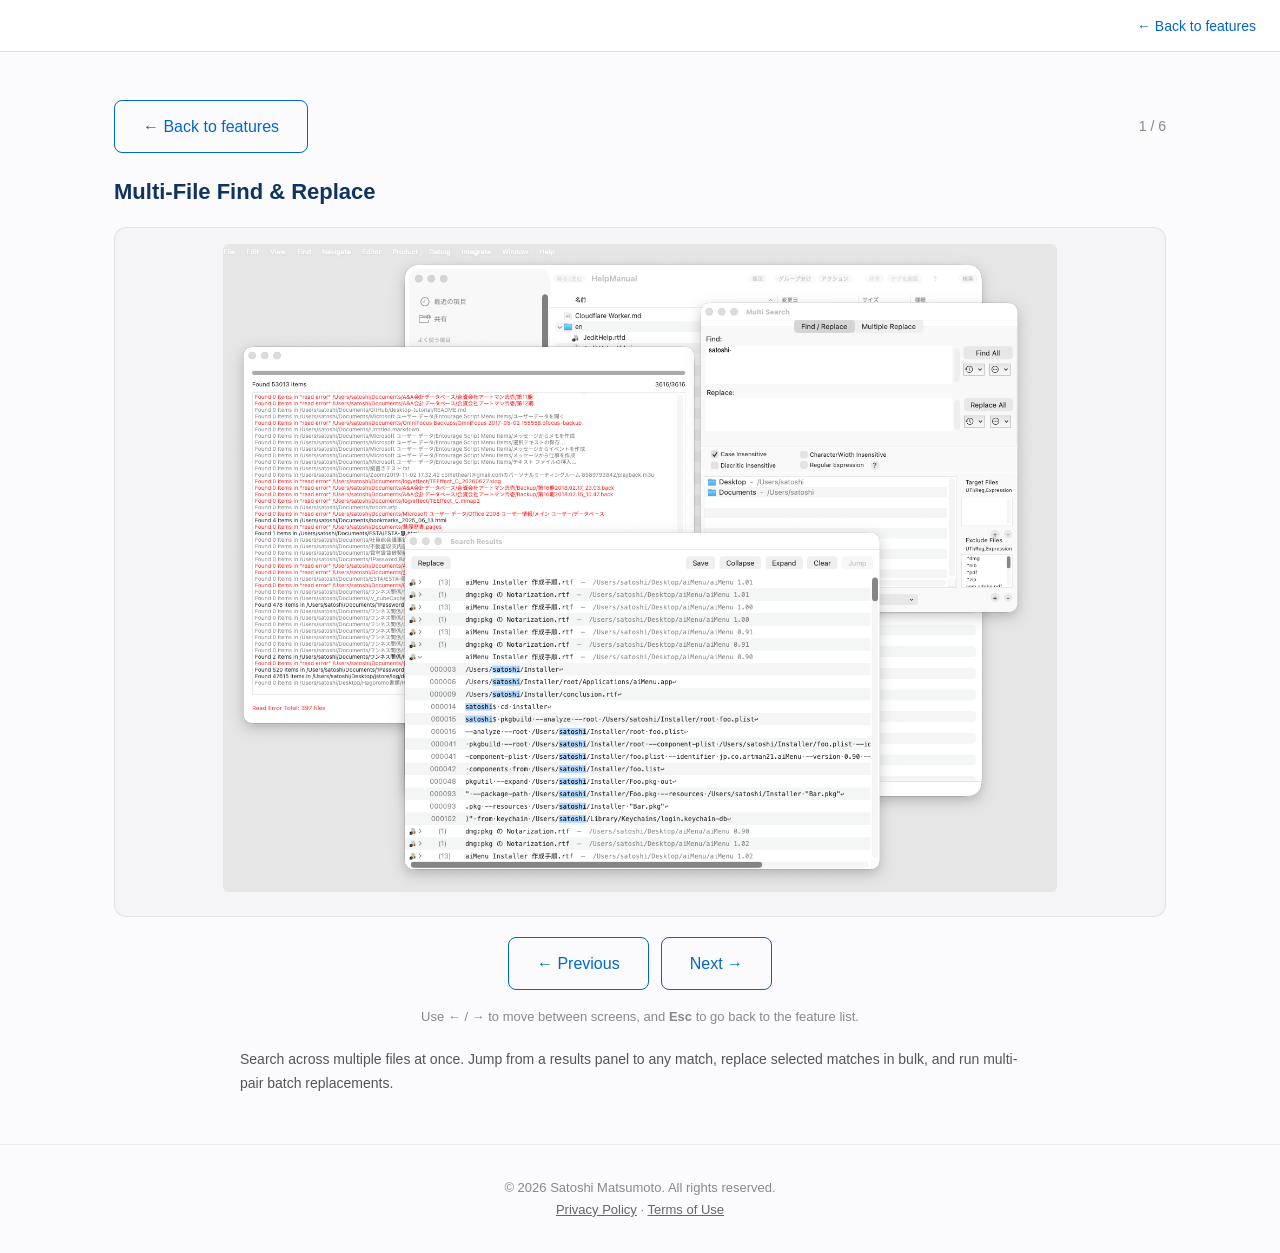
<file: docs/en/shots.html>
<!DOCTYPE html>
<html lang="en">
<head>
<meta charset="utf-8">
<meta name="viewport" content="width=device-width, initial-scale=1">
<title>Jedit Pro Screens</title>
<link rel="stylesheet" href="../style.css?v=4">
</head>
<body>
<nav>
  <a href="index.html#features">&larr; Back to features</a>
</nav>
<main class="wide">
  <div class="viewer-head">
    <a href="index.html#features" class="btn btn-secondary">&larr; Back to features</a>
    <span class="counter" id="counter"></span>
  </div>

  <h1 class="viewer-title" id="shot-title"></h1>

  <div class="viewer-stage">
    <img id="shot-img" alt="">
  </div>

  <div class="viewer-nav">
    <button type="button" class="btn btn-secondary" id="prev">&larr; Previous</button>
    <button type="button" class="btn btn-secondary" id="next">Next &rarr;</button>
  </div>

  <p class="viewer-hint">
    Use <strong>&larr;</strong> / <strong>&rarr;</strong> to move between screens,
    and <strong>Esc</strong> to go back to the feature list.
  </p>

  <p class="viewer-desc" id="shot-desc"></p>
</main>
<footer>
  <p>&copy; 2026 Satoshi Matsumoto. All rights reserved.</p>
  <p><a href="privacy.html">Privacy Policy</a> &middot; <a href="terms.html">Terms of Use</a></p>
</footer>

<script>
(function () {
  "use strict";

  var SHOTS = [
    {
      id: "multi-search",
      title: "Multi-File Find & Replace",
      desc: "Search across multiple files at once. Jump from a results panel to any match, replace selected matches in bulk, and run multi-pair batch replacements."
    },
    {
      id: "document-compare",
      title: "Document Comparison",
      desc: "Compare two documents side by side with color-coded differences. You can also compare against a saved version, and double-click a difference to jump to that spot in the document."
    },
    {
      id: "smart-index",
      title: "Smart Index",
      desc: "Auto-generate an outline in the sidebar. Customizable extraction rules support Markdown, HTML, programming languages, and more, and entries can be imported into bookmarks."
    },
    {
      id: "syntax-coloring",
      title: "Syntax Coloring",
      desc: "Color-code keywords for programming and markup languages. Built-in language definitions plus user-defined coloring rules."
    },
    {
      id: "shortcuts",
      title: "Menu / Key Binding Customization",
      desc: "Customize menu keyboard shortcuts and text editing key bindings. Emacs-style key bindings can be reproduced."
    },
    {
      id: "ruby",
      title: "Aozora Bunko Ruby",
      desc: "Aozora Bunko annotations are rendered as real ruby text. Ruby appears in the editor, in print, and in HTML export, in both vertical and horizontal writing."
    }
  ];

  var BACK_URL = "index.html#features";

  var img = document.getElementById("shot-img");
  var titleEl = document.getElementById("shot-title");
  var descEl = document.getElementById("shot-desc");
  var counterEl = document.getElementById("counter");
  var prevBtn = document.getElementById("prev");
  var nextBtn = document.getElementById("next");

  var index = 0;

  function indexFromHash() {
    var id = (location.hash || "").replace(/^#/, "");
    for (var i = 0; i < SHOTS.length; i++) {
      if (SHOTS[i].id === id) return i;
    }
    return 0;
  }

  // Replace the hash instead of pushing it, so the browser's Back button
  // returns to the feature list rather than stepping through every screen.
  function show(i, updateHash) {
    index = (i + SHOTS.length) % SHOTS.length;
    var s = SHOTS[index];
    img.src = "../shots/en/" + s.id + ".png";
    img.alt = s.title;
    titleEl.textContent = s.title;
    descEl.textContent = s.desc;
    counterEl.textContent = (index + 1) + " / " + SHOTS.length;
    document.title = s.title + " — Jedit Pro Screens";
    if (updateHash !== false && history.replaceState) {
      history.replaceState(null, "", "#" + s.id);
    }
  }

  prevBtn.addEventListener("click", function () { show(index - 1); });
  nextBtn.addEventListener("click", function () { show(index + 1); });

  document.addEventListener("keydown", function (e) {
    if (e.metaKey || e.ctrlKey || e.altKey) return;
    switch (e.key) {
      case "ArrowLeft":
      case "ArrowUp":
        e.preventDefault();
        show(index - 1);
        break;
      case "ArrowRight":
      case "ArrowDown":
      case " ":
        e.preventDefault();
        show(index + 1);
        break;
      case "Home":
        e.preventDefault();
        show(0);
        break;
      case "End":
        e.preventDefault();
        show(SHOTS.length - 1);
        break;
      case "Escape":
      case "Backspace":
        e.preventDefault();
        location.href = BACK_URL;
        break;
    }
  });

  window.addEventListener("hashchange", function () {
    show(indexFromHash(), false);
  });

  show(indexFromHash(), false);
})();
</script>
</body>
</html>
</file>
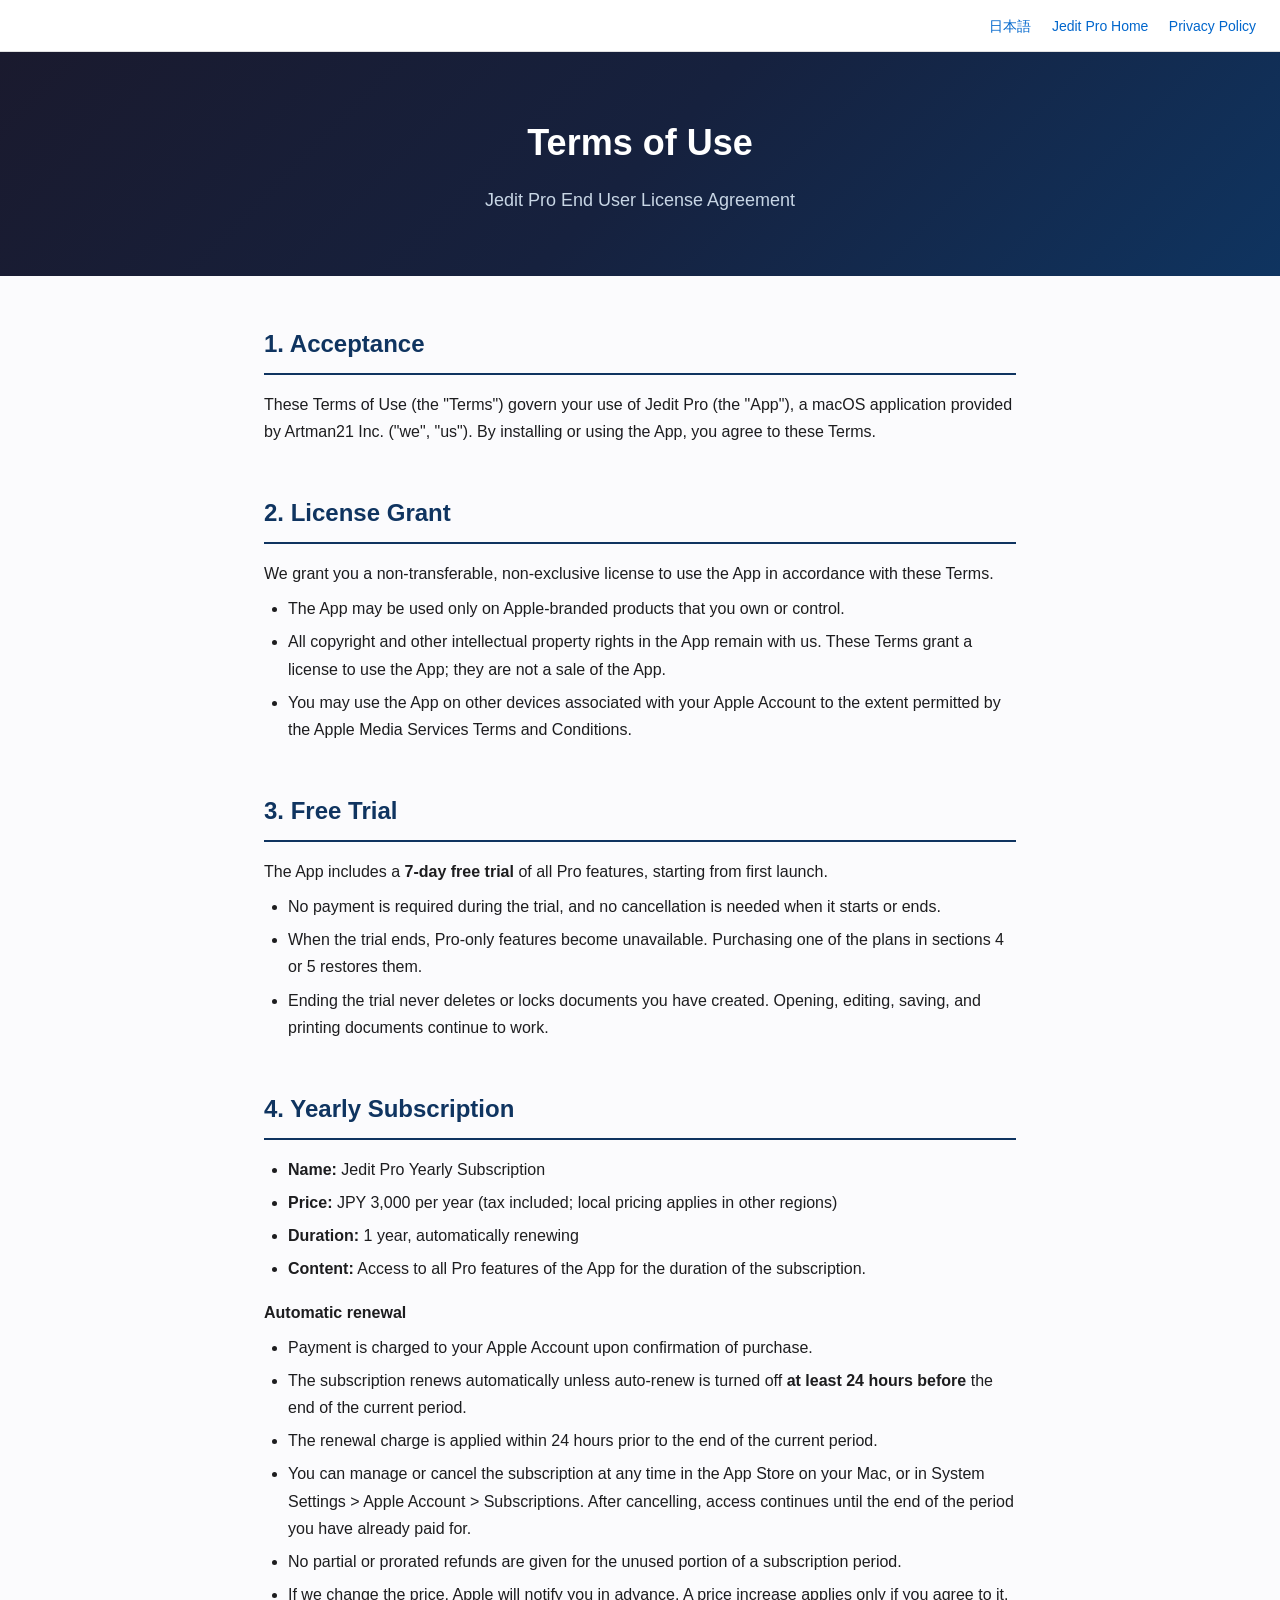
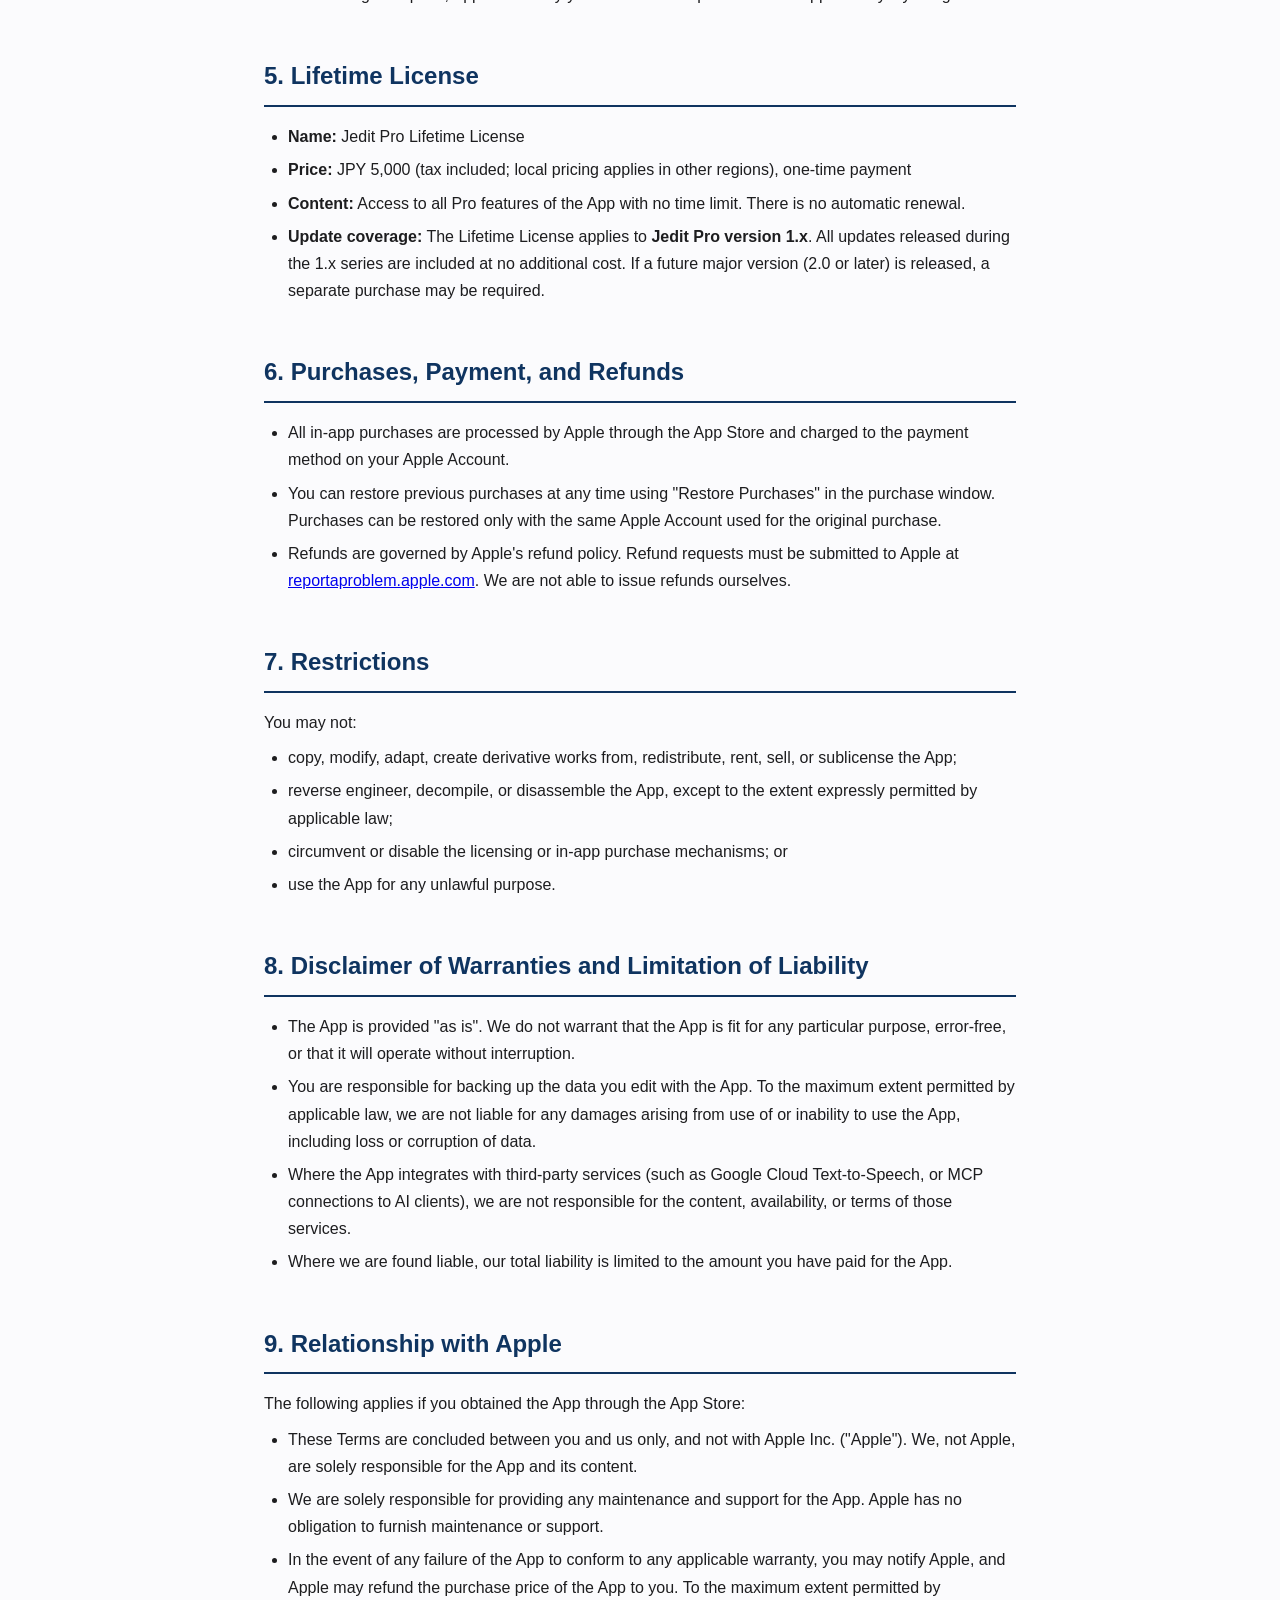
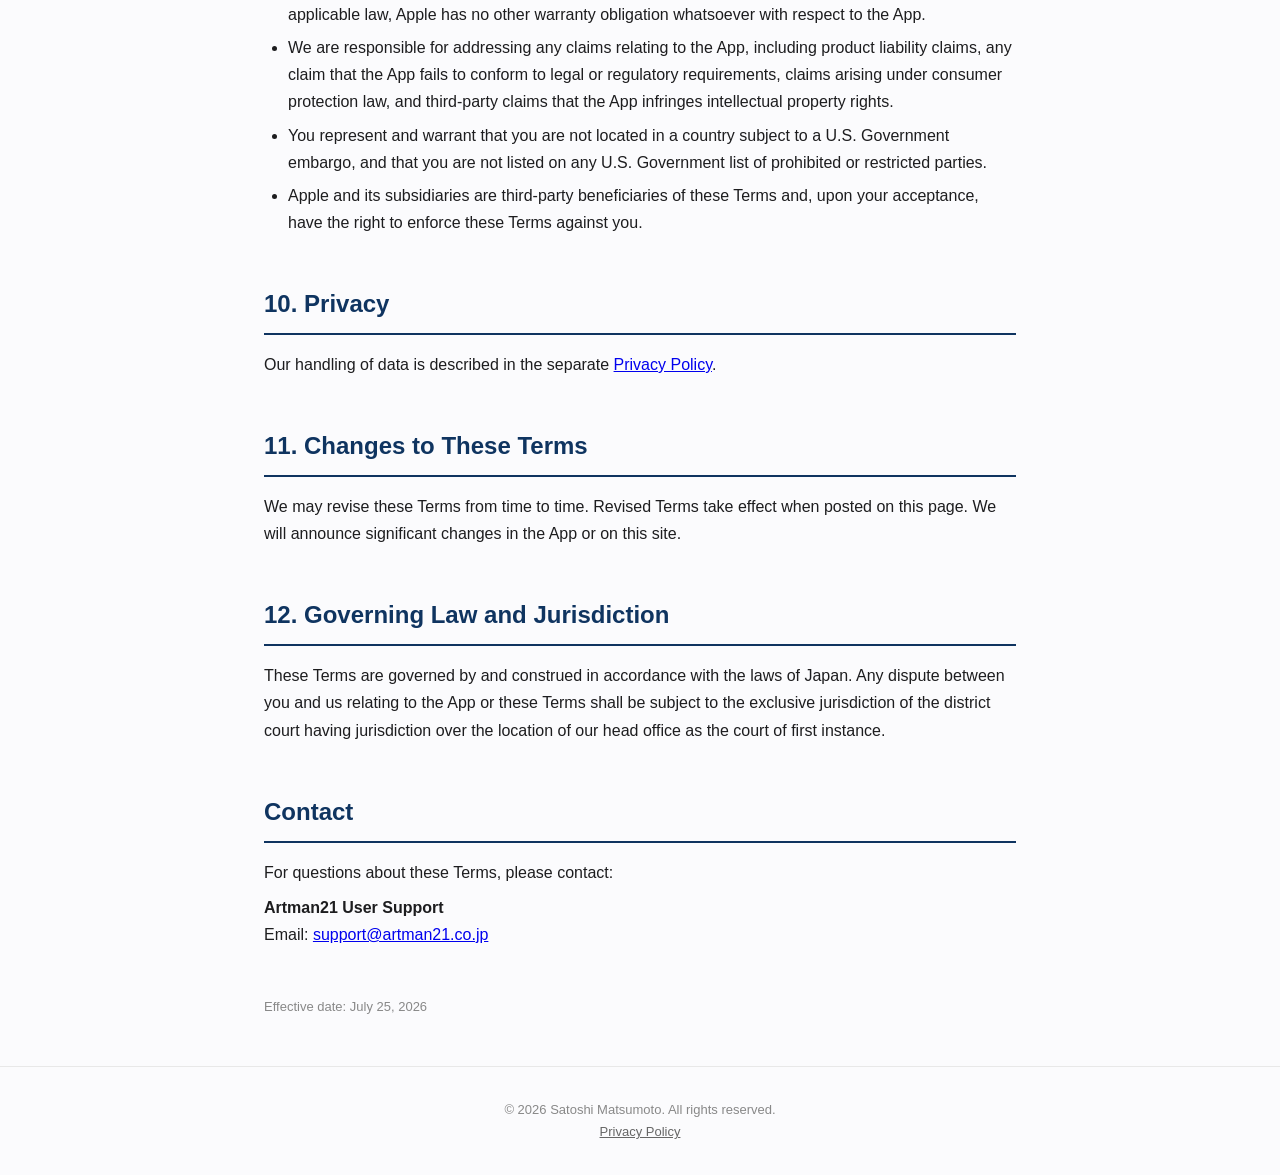
<file: docs/en/terms.html>
<!DOCTYPE html>
<html lang="en">
<head>
<meta charset="utf-8">
<meta name="viewport" content="width=device-width, initial-scale=1">
<title>Terms of Use - Jedit Pro</title>
<link rel="stylesheet" href="../style.css?v=4">
</head>
<body>
<nav>
  <a href="../ja/terms.html">日本語</a>
  <a href="./">Jedit Pro Home</a>
  <a href="privacy.html">Privacy Policy</a>
</nav>
<header>
  <h1>Terms of Use</h1>
  <p>Jedit Pro End User License Agreement</p>
</header>
<main>
  <section>
    <h2>1. Acceptance</h2>
    <p>These Terms of Use (the "Terms") govern your use of Jedit Pro (the "App"), a macOS application provided by Artman21 Inc. ("we", "us"). By installing or using the App, you agree to these Terms.</p>
  </section>

  <section>
    <h2>2. License Grant</h2>
    <p>We grant you a non-transferable, non-exclusive license to use the App in accordance with these Terms.</p>
    <ul>
      <li>The App may be used only on Apple-branded products that you own or control.</li>
      <li>All copyright and other intellectual property rights in the App remain with us. These Terms grant a license to use the App; they are not a sale of the App.</li>
      <li>You may use the App on other devices associated with your Apple Account to the extent permitted by the Apple Media Services Terms and Conditions.</li>
    </ul>
  </section>

  <section>
    <h2>3. Free Trial</h2>
    <p>The App includes a <strong>7-day free trial</strong> of all Pro features, starting from first launch.</p>
    <ul>
      <li>No payment is required during the trial, and no cancellation is needed when it starts or ends.</li>
      <li>When the trial ends, Pro-only features become unavailable. Purchasing one of the plans in sections 4 or 5 restores them.</li>
      <li>Ending the trial never deletes or locks documents you have created. Opening, editing, saving, and printing documents continue to work.</li>
    </ul>
  </section>

  <section>
    <h2>4. Yearly Subscription</h2>
    <ul>
      <li><strong>Name:</strong> Jedit Pro Yearly Subscription</li>
      <li><strong>Price:</strong> JPY 3,000 per year (tax included; local pricing applies in other regions)</li>
      <li><strong>Duration:</strong> 1 year, automatically renewing</li>
      <li><strong>Content:</strong> Access to all Pro features of the App for the duration of the subscription.</li>
    </ul>
    <p style="margin-top: 16px;"><strong>Automatic renewal</strong></p>
    <ul>
      <li>Payment is charged to your Apple Account upon confirmation of purchase.</li>
      <li>The subscription renews automatically unless auto-renew is turned off <strong>at least 24 hours before</strong> the end of the current period.</li>
      <li>The renewal charge is applied within 24 hours prior to the end of the current period.</li>
      <li>You can manage or cancel the subscription at any time in the App Store on your Mac, or in System Settings &gt; Apple Account &gt; Subscriptions. After cancelling, access continues until the end of the period you have already paid for.</li>
      <li>No partial or prorated refunds are given for the unused portion of a subscription period.</li>
      <li>If we change the price, Apple will notify you in advance. A price increase applies only if you agree to it.</li>
    </ul>
  </section>

  <section>
    <h2>5. Lifetime License</h2>
    <ul>
      <li><strong>Name:</strong> Jedit Pro Lifetime License</li>
      <li><strong>Price:</strong> JPY 5,000 (tax included; local pricing applies in other regions), one-time payment</li>
      <li><strong>Content:</strong> Access to all Pro features of the App with no time limit. There is no automatic renewal.</li>
      <li><strong>Update coverage:</strong> The Lifetime License applies to <strong>Jedit Pro version 1.x</strong>. All updates released during the 1.x series are included at no additional cost. If a future major version (2.0 or later) is released, a separate purchase may be required.</li>
    </ul>
  </section>

  <section>
    <h2>6. Purchases, Payment, and Refunds</h2>
    <ul>
      <li>All in-app purchases are processed by Apple through the App Store and charged to the payment method on your Apple Account.</li>
      <li>You can restore previous purchases at any time using "Restore Purchases" in the purchase window. Purchases can be restored only with the same Apple Account used for the original purchase.</li>
      <li>Refunds are governed by Apple's refund policy. Refund requests must be submitted to Apple at <a href="https://reportaproblem.apple.com/">reportaproblem.apple.com</a>. We are not able to issue refunds ourselves.</li>
    </ul>
  </section>

  <section>
    <h2>7. Restrictions</h2>
    <p>You may not:</p>
    <ul>
      <li>copy, modify, adapt, create derivative works from, redistribute, rent, sell, or sublicense the App;</li>
      <li>reverse engineer, decompile, or disassemble the App, except to the extent expressly permitted by applicable law;</li>
      <li>circumvent or disable the licensing or in-app purchase mechanisms; or</li>
      <li>use the App for any unlawful purpose.</li>
    </ul>
  </section>

  <section>
    <h2>8. Disclaimer of Warranties and Limitation of Liability</h2>
    <ul>
      <li>The App is provided "as is". We do not warrant that the App is fit for any particular purpose, error-free, or that it will operate without interruption.</li>
      <li>You are responsible for backing up the data you edit with the App. To the maximum extent permitted by applicable law, we are not liable for any damages arising from use of or inability to use the App, including loss or corruption of data.</li>
      <li>Where the App integrates with third-party services (such as Google Cloud Text-to-Speech, or MCP connections to AI clients), we are not responsible for the content, availability, or terms of those services.</li>
      <li>Where we are found liable, our total liability is limited to the amount you have paid for the App.</li>
    </ul>
  </section>

  <section>
    <h2>9. Relationship with Apple</h2>
    <p>The following applies if you obtained the App through the App Store:</p>
    <ul>
      <li>These Terms are concluded between you and us only, and not with Apple Inc. ("Apple"). We, not Apple, are solely responsible for the App and its content.</li>
      <li>We are solely responsible for providing any maintenance and support for the App. Apple has no obligation to furnish maintenance or support.</li>
      <li>In the event of any failure of the App to conform to any applicable warranty, you may notify Apple, and Apple may refund the purchase price of the App to you. To the maximum extent permitted by applicable law, Apple has no other warranty obligation whatsoever with respect to the App.</li>
      <li>We are responsible for addressing any claims relating to the App, including product liability claims, any claim that the App fails to conform to legal or regulatory requirements, claims arising under consumer protection law, and third-party claims that the App infringes intellectual property rights.</li>
      <li>You represent and warrant that you are not located in a country subject to a U.S. Government embargo, and that you are not listed on any U.S. Government list of prohibited or restricted parties.</li>
      <li>Apple and its subsidiaries are third-party beneficiaries of these Terms and, upon your acceptance, have the right to enforce these Terms against you.</li>
    </ul>
  </section>

  <section>
    <h2>10. Privacy</h2>
    <p>Our handling of data is described in the separate <a href="privacy.html">Privacy Policy</a>.</p>
  </section>

  <section>
    <h2>11. Changes to These Terms</h2>
    <p>We may revise these Terms from time to time. Revised Terms take effect when posted on this page. We will announce significant changes in the App or on this site.</p>
  </section>

  <section>
    <h2>12. Governing Law and Jurisdiction</h2>
    <p>These Terms are governed by and construed in accordance with the laws of Japan. Any dispute between you and us relating to the App or these Terms shall be subject to the exclusive jurisdiction of the district court having jurisdiction over the location of our head office as the court of first instance.</p>
  </section>

  <section>
    <h2>Contact</h2>
    <p>For questions about these Terms, please contact:</p>
    <p style="margin-top: 8px;"><strong>Artman21 User Support</strong><br>
      Email: <a href="mailto:support@artman21.co.jp">support@artman21.co.jp</a></p>
  </section>

  <p style="margin-top: 48px; font-size: 13px; color: #888;">Effective date: July 25, 2026</p>
</main>
<footer>
  <p>&copy; 2026 Satoshi Matsumoto. All rights reserved.</p>
  <p><a href="privacy.html">Privacy Policy</a></p>
</footer>
</body>
</html>
</file>
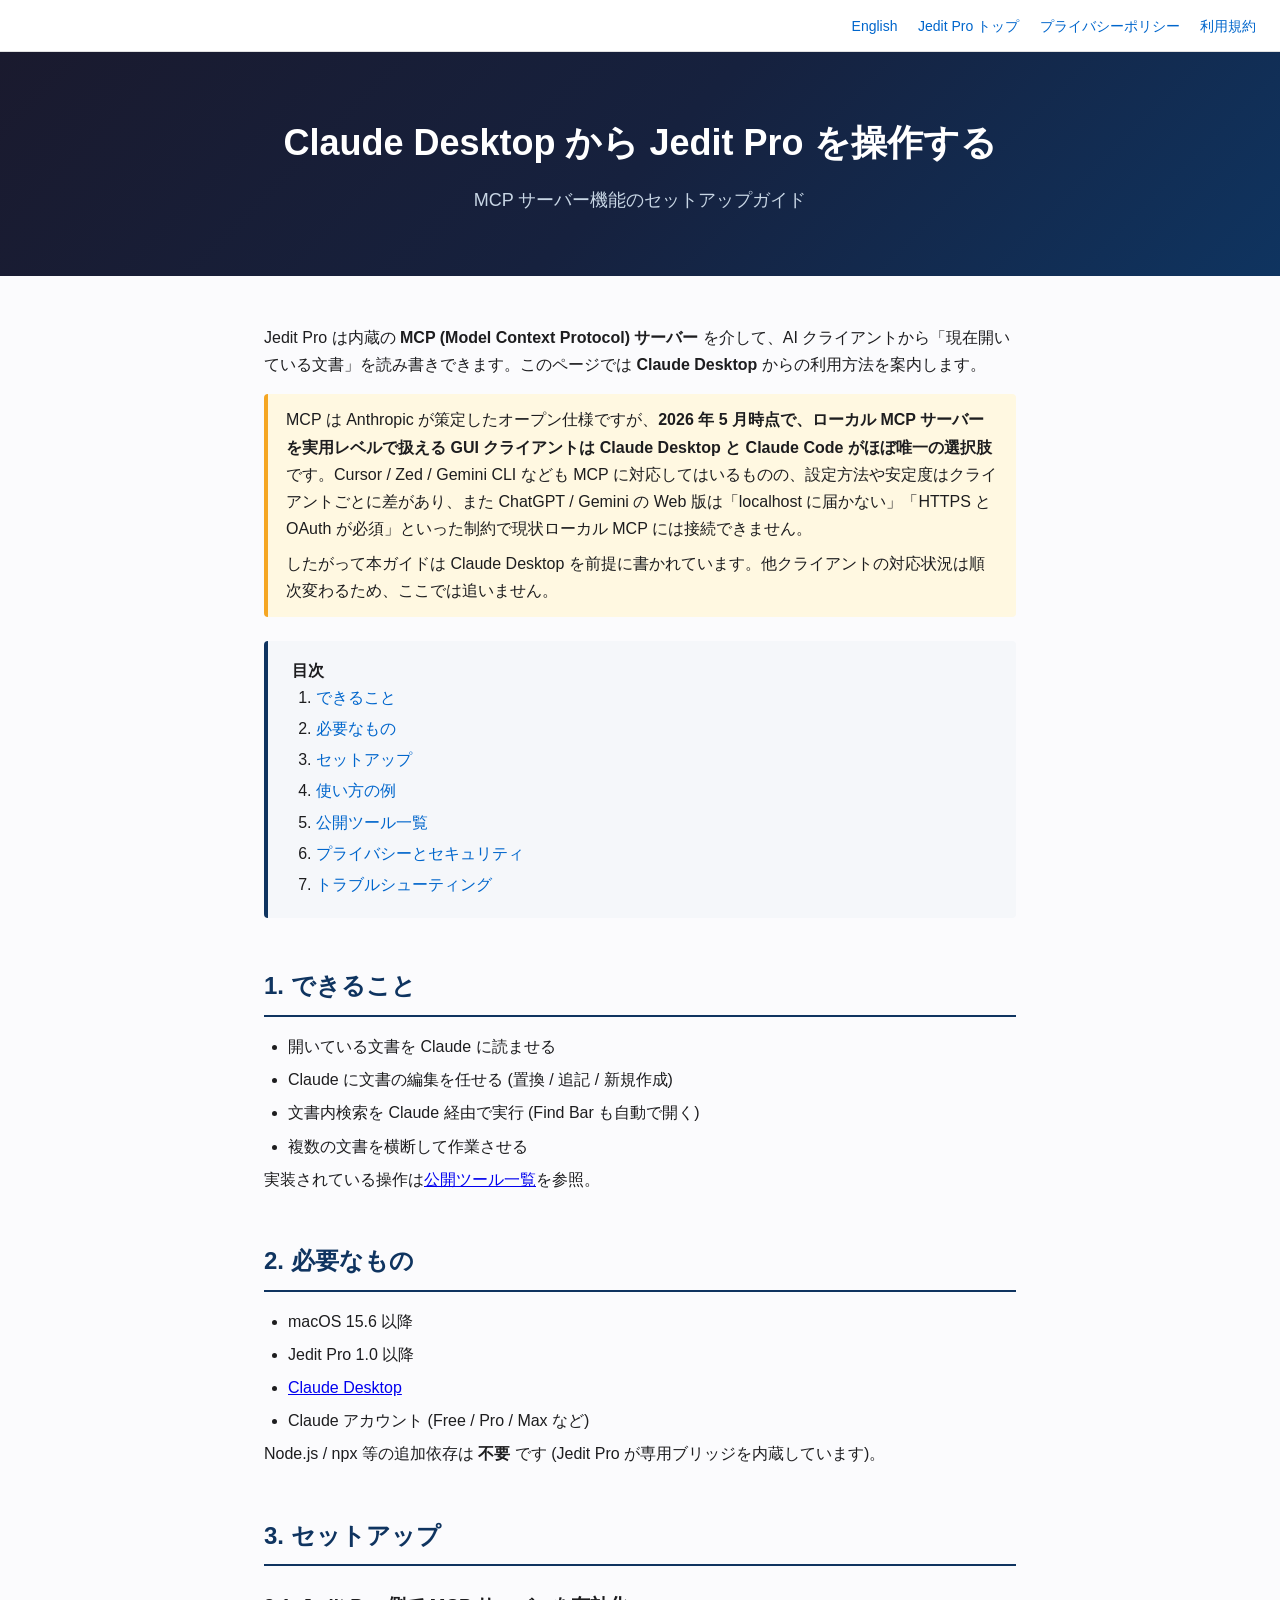
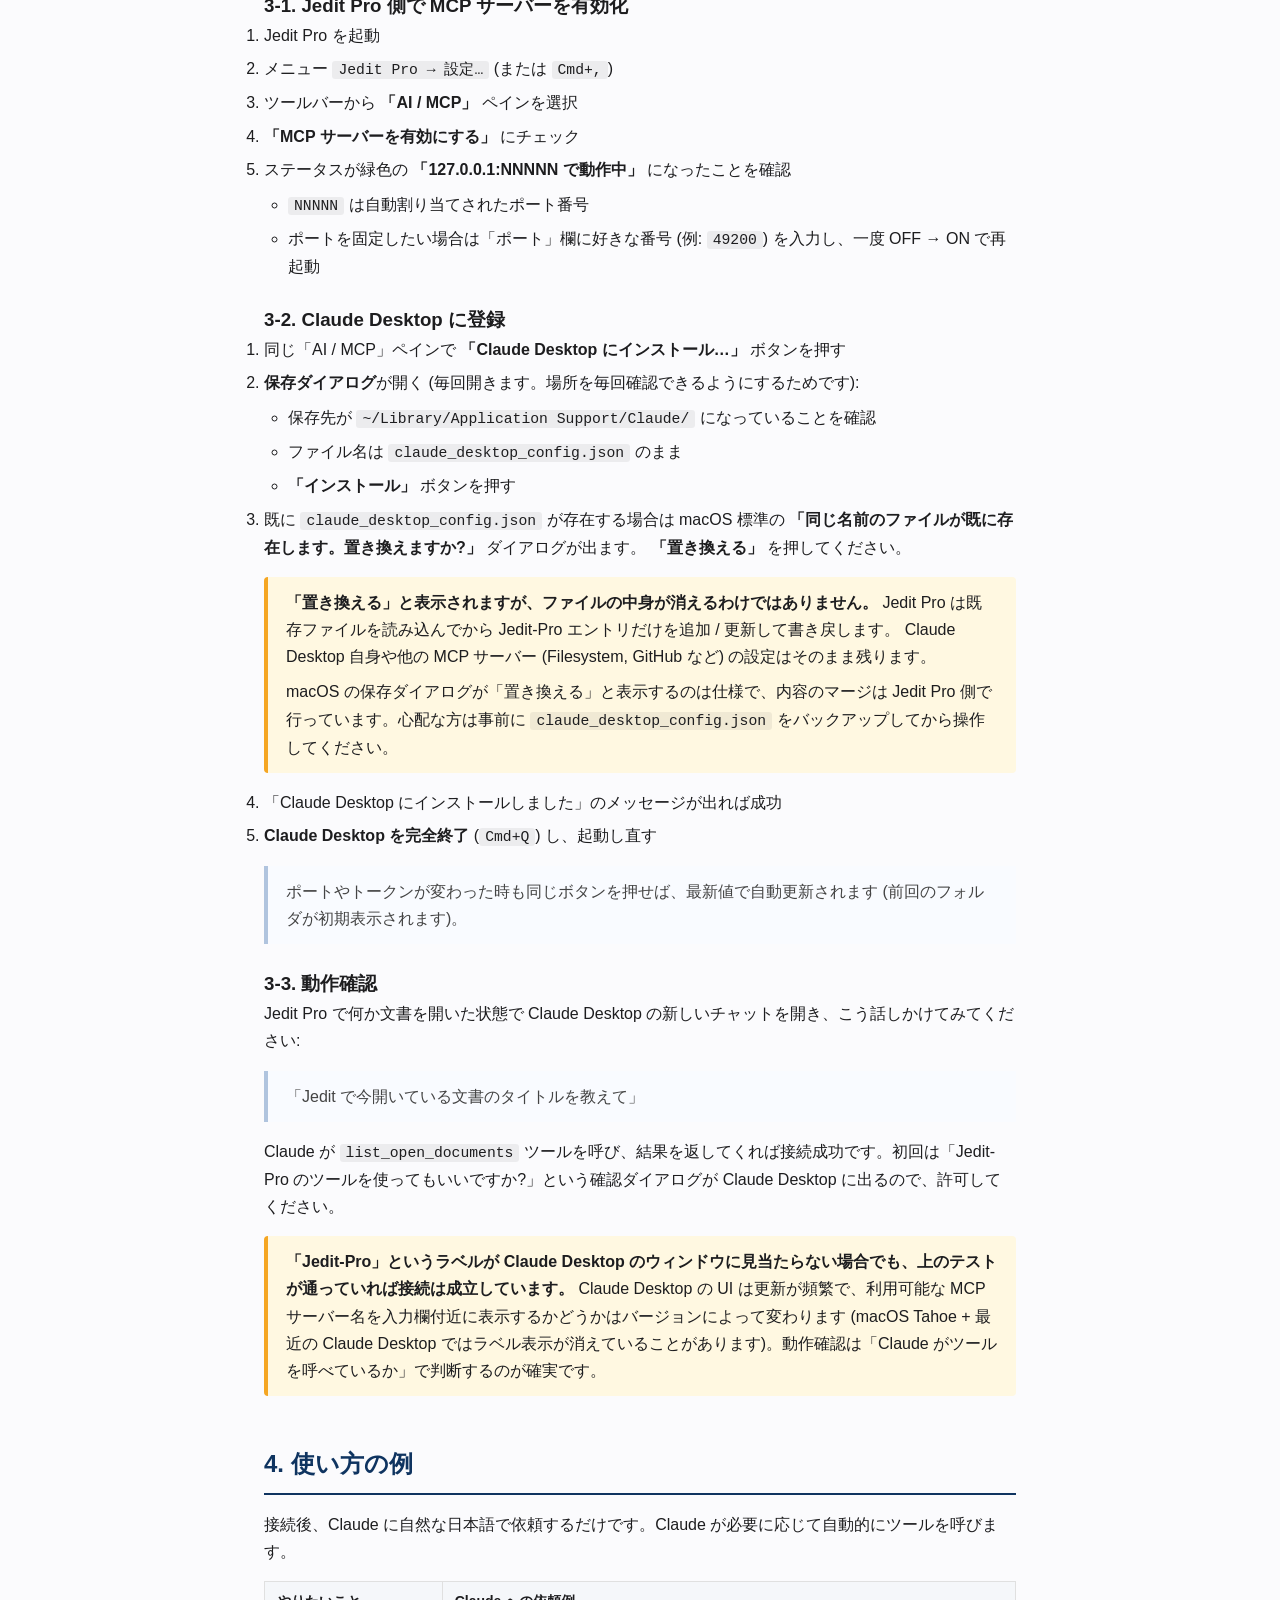
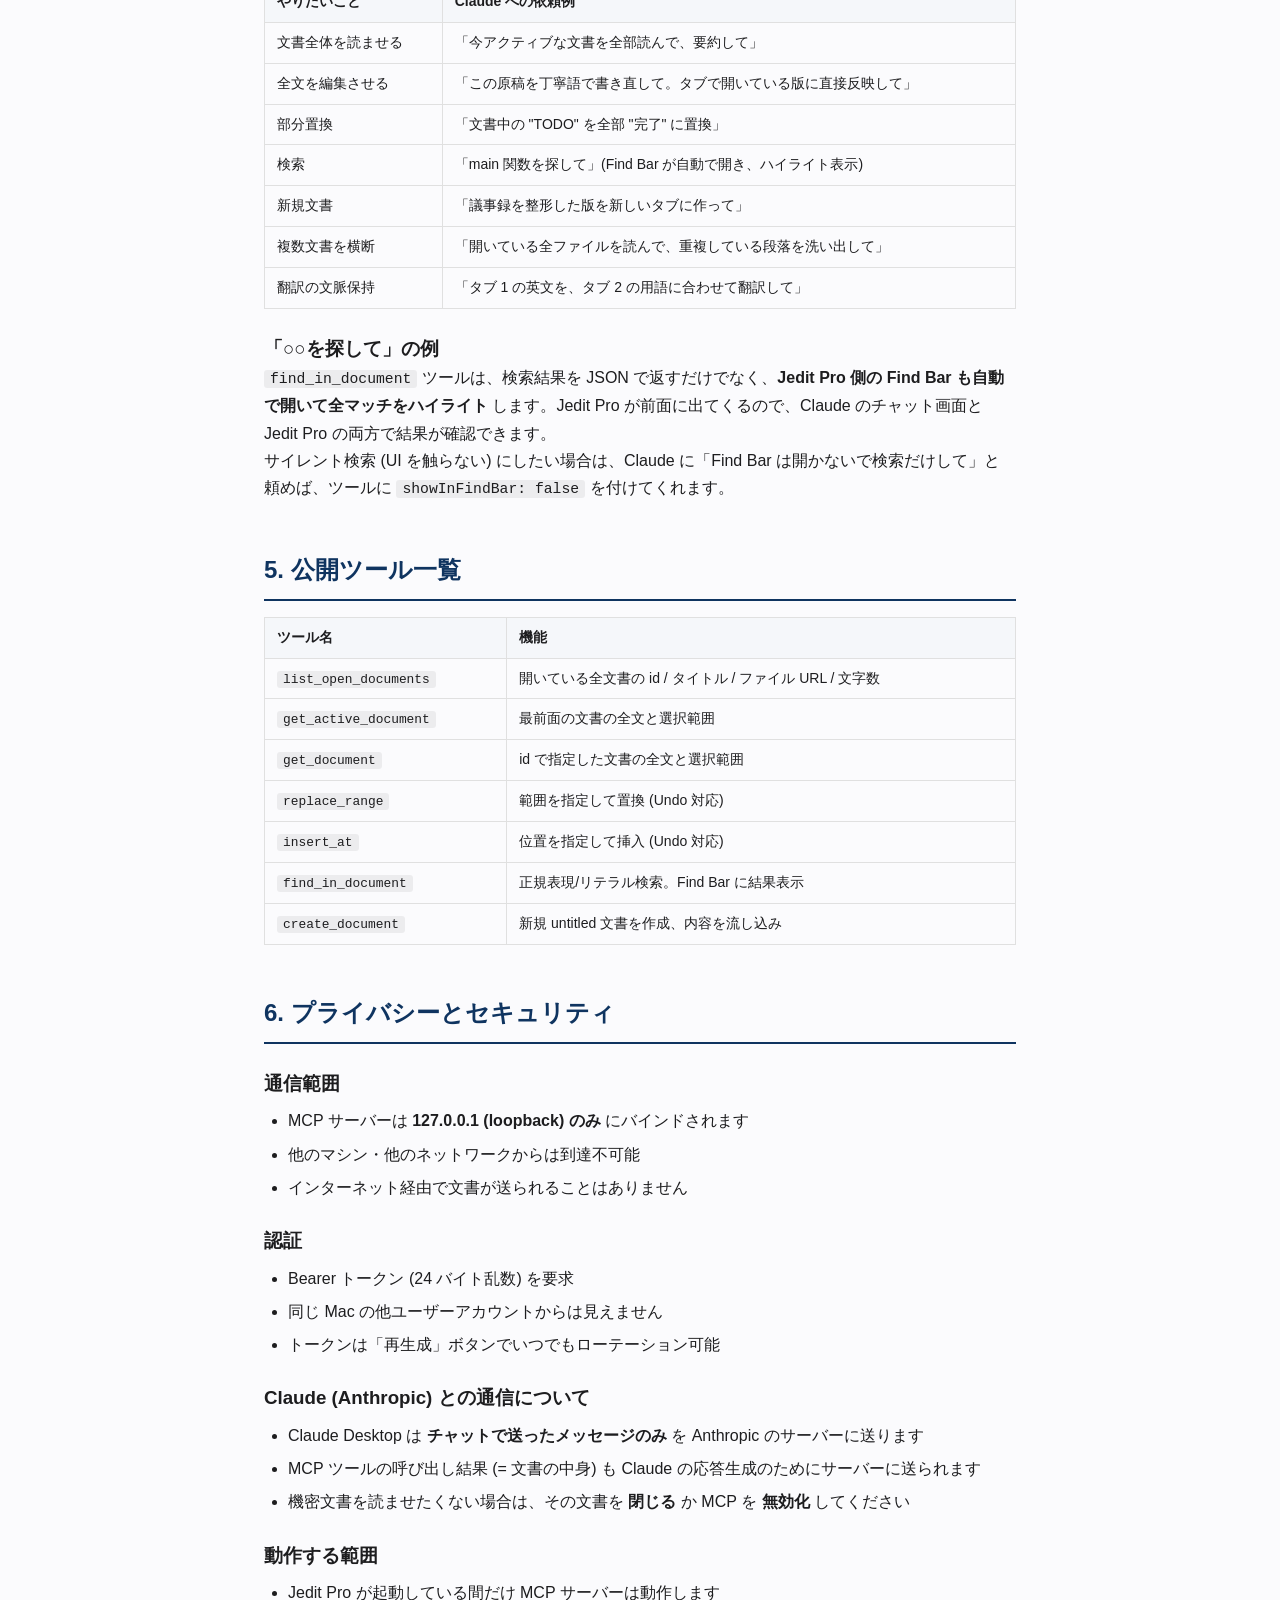
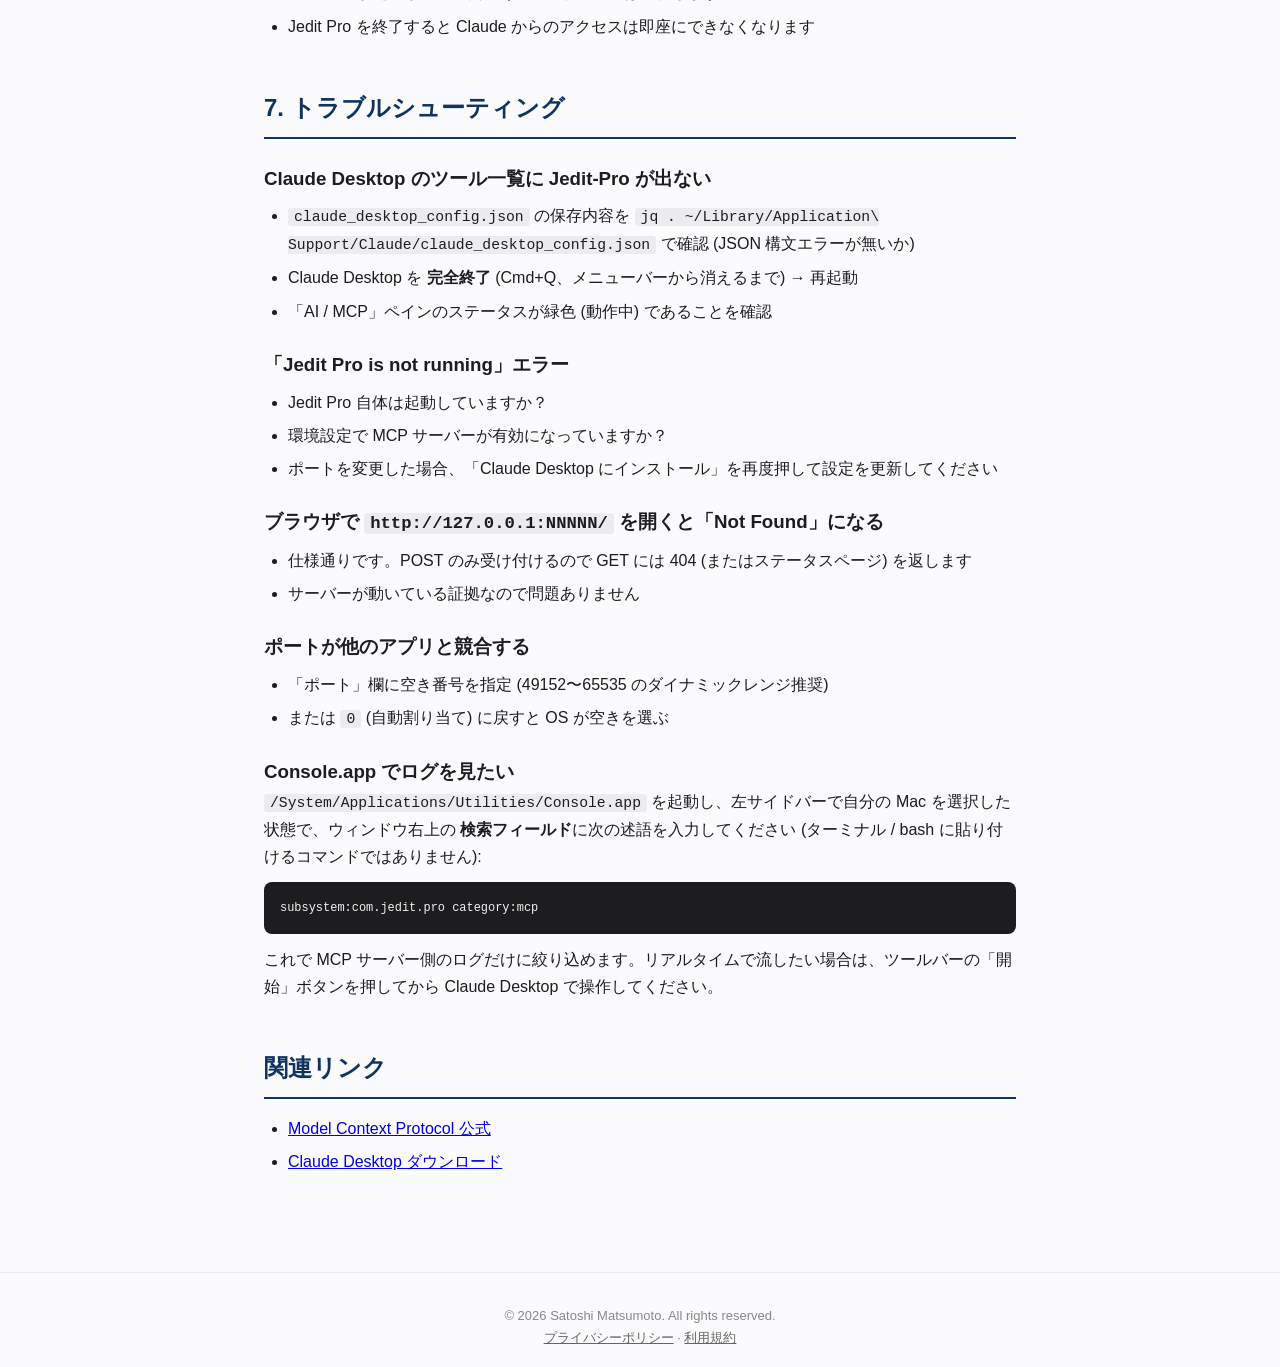
<file: docs/ja/mcp.html>
<!DOCTYPE html>
<html lang="ja">
<head>
<meta charset="utf-8">
<meta name="viewport" content="width=device-width, initial-scale=1">
<title>Claude Desktop から Jedit Pro を操作する - Jedit Pro</title>
<link rel="stylesheet" href="../style.css?v=4">
<style>
  /* ページ内 TOC とコードブロックの追加スタイル */
  .toc { background: #f5f7fa; border-left: 4px solid #0f3460; padding: 16px 24px; margin: 24px 0; border-radius: 4px; }
  .toc ol { margin: 0; padding-left: 24px; }
  .toc li { margin-bottom: 4px; }
  .toc a { color: #0066cc; text-decoration: none; }
  .toc a:hover { text-decoration: underline; }
  pre { background: #1d1d1f; color: #f0f0f0; padding: 16px; border-radius: 8px; overflow-x: auto; font-family: ui-monospace, SFMono-Regular, Menlo, monospace; font-size: 13px; line-height: 1.5; margin: 12px 0; }
  code { font-family: ui-monospace, SFMono-Regular, Menlo, monospace; font-size: 0.92em; background: rgba(0,0,0,0.06); padding: 1px 6px; border-radius: 3px; }
  pre code { background: transparent; padding: 0; }
  table { border-collapse: collapse; margin: 16px 0; width: 100%; font-size: 14px; }
  th, td { border: 1px solid #e0e0e0; padding: 8px 12px; text-align: left; vertical-align: top; }
  th { background: #f5f7fa; font-weight: 600; }
  blockquote { border-left: 4px solid #b0c4de; background: #f9fbff; margin: 16px 0; padding: 12px 18px; color: #444; }
  .callout { background: #fff8e1; border-left: 4px solid #f5a623; padding: 12px 18px; margin: 16px 0; border-radius: 4px; }
</style>
</head>
<body>
<nav>
  <a href="../en/mcp.html">English</a>
  <a href="./">Jedit Pro トップ</a>
  <a href="privacy.html">プライバシーポリシー</a>
  <a href="terms.html">利用規約</a>
</nav>
<header>
  <h1>Claude Desktop から Jedit Pro を操作する</h1>
  <p>MCP サーバー機能のセットアップガイド</p>
</header>
<main>
  <section>
    <p>Jedit Pro は内蔵の <strong>MCP (Model Context Protocol) サーバー</strong> を介して、AI クライアントから「現在開いている文書」を読み書きできます。このページでは <strong>Claude Desktop</strong> からの利用方法を案内します。</p>

    <div class="callout">
      <p>MCP は Anthropic が策定したオープン仕様ですが、<strong>2026 年 5 月時点で、ローカル MCP サーバーを実用レベルで扱える GUI クライアントは Claude Desktop と Claude Code がほぼ唯一の選択肢</strong> です。Cursor / Zed / Gemini CLI なども MCP に対応してはいるものの、設定方法や安定度はクライアントごとに差があり、また ChatGPT / Gemini の Web 版は「localhost に届かない」「HTTPS と OAuth が必須」といった制約で現状ローカル MCP には接続できません。</p>
      <p style="margin-top: 8px;">したがって本ガイドは Claude Desktop を前提に書かれています。他クライアントの対応状況は順次変わるため、ここでは追いません。</p>
    </div>

    <div class="toc">
      <strong>目次</strong>
      <ol>
        <li><a href="#features">できること</a></li>
        <li><a href="#requirements">必要なもの</a></li>
        <li><a href="#setup">セットアップ</a></li>
        <li><a href="#examples">使い方の例</a></li>
        <li><a href="#tools">公開ツール一覧</a></li>
        <li><a href="#security">プライバシーとセキュリティ</a></li>
        <li><a href="#troubleshooting">トラブルシューティング</a></li>
      </ol>
    </div>
  </section>

  <section id="features">
    <h2>1. できること</h2>
    <ul>
      <li>開いている文書を Claude に読ませる</li>
      <li>Claude に文書の編集を任せる (置換 / 追記 / 新規作成)</li>
      <li>文書内検索を Claude 経由で実行 (Find Bar も自動で開く)</li>
      <li>複数の文書を横断して作業させる</li>
    </ul>
    <p>実装されている操作は<a href="#tools">公開ツール一覧</a>を参照。</p>
  </section>

  <section id="requirements">
    <h2>2. 必要なもの</h2>
    <ul>
      <li>macOS 15.6 以降</li>
      <li>Jedit Pro 1.0 以降</li>
      <li><a href="https://claude.ai/download">Claude Desktop</a></li>
      <li>Claude アカウント (Free / Pro / Max など)</li>
    </ul>
    <p>Node.js / npx 等の追加依存は <strong>不要</strong> です (Jedit Pro が専用ブリッジを内蔵しています)。</p>
  </section>

  <section id="setup">
    <h2>3. セットアップ</h2>

    <h3 style="margin-top: 24px;">3-1. Jedit Pro 側で MCP サーバーを有効化</h3>
    <ol>
      <li>Jedit Pro を起動</li>
      <li>メニュー <code>Jedit Pro → 設定…</code> (または <code>Cmd+,</code>)</li>
      <li>ツールバーから <strong>「AI / MCP」</strong> ペインを選択</li>
      <li><strong>「MCP サーバーを有効にする」</strong> にチェック</li>
      <li>ステータスが緑色の <strong>「127.0.0.1:NNNNN で動作中」</strong> になったことを確認
        <ul>
          <li><code>NNNNN</code> は自動割り当てされたポート番号</li>
          <li>ポートを固定したい場合は「ポート」欄に好きな番号 (例: <code>49200</code>) を入力し、一度 OFF → ON で再起動</li>
        </ul>
      </li>
    </ol>

    <h3 style="margin-top: 24px;">3-2. Claude Desktop に登録</h3>
    <ol>
      <li>同じ「AI / MCP」ペインで <strong>「Claude Desktop にインストール…」</strong> ボタンを押す</li>
      <li><strong>保存ダイアログ</strong>が開く (毎回開きます。場所を毎回確認できるようにするためです):
        <ul>
          <li>保存先が <code>~/Library/Application Support/Claude/</code> になっていることを確認</li>
          <li>ファイル名は <code>claude_desktop_config.json</code> のまま</li>
          <li><strong>「インストール」</strong> ボタンを押す</li>
        </ul>
      </li>
      <li>既に <code>claude_desktop_config.json</code> が存在する場合は macOS 標準の
        <strong>「同じ名前のファイルが既に存在します。置き換えますか?」</strong> ダイアログが出ます。
        <strong>「置き換える」</strong> を押してください。
        <div class="callout">
          <p><strong>「置き換える」と表示されますが、ファイルの中身が消えるわけではありません。</strong>
          Jedit Pro は既存ファイルを読み込んでから Jedit-Pro エントリだけを追加 / 更新して書き戻します。
          Claude Desktop 自身や他の MCP サーバー (Filesystem, GitHub など) の設定はそのまま残ります。</p>
          <p style="margin-top: 8px;">macOS の保存ダイアログが「置き換える」と表示するのは仕様で、内容のマージは Jedit Pro 側で行っています。心配な方は事前に <code>claude_desktop_config.json</code> をバックアップしてから操作してください。</p>
        </div>
      </li>
      <li>「Claude Desktop にインストールしました」のメッセージが出れば成功</li>
      <li><strong>Claude Desktop を完全終了</strong> (<code>Cmd+Q</code>) し、起動し直す</li>
    </ol>
    <blockquote>
      <p>ポートやトークンが変わった時も同じボタンを押せば、最新値で自動更新されます (前回のフォルダが初期表示されます)。</p>
    </blockquote>

    <h3 style="margin-top: 24px;">3-3. 動作確認</h3>
    <p>Jedit Pro で何か文書を開いた状態で Claude Desktop の新しいチャットを開き、こう話しかけてみてください:</p>
    <blockquote>「Jedit で今開いている文書のタイトルを教えて」</blockquote>
    <p>Claude が <code>list_open_documents</code> ツールを呼び、結果を返してくれば接続成功です。初回は「Jedit-Pro のツールを使ってもいいですか?」という確認ダイアログが Claude Desktop に出るので、許可してください。</p>
    <div class="callout">
      <p><strong>「Jedit-Pro」というラベルが Claude Desktop のウィンドウに見当たらない場合でも、上のテストが通っていれば接続は成立しています。</strong>
      Claude Desktop の UI は更新が頻繁で、利用可能な MCP サーバー名を入力欄付近に表示するかどうかはバージョンによって変わります (macOS Tahoe + 最近の Claude Desktop ではラベル表示が消えていることがあります)。動作確認は「Claude がツールを呼べているか」で判断するのが確実です。</p>
    </div>
  </section>

  <section id="examples">
    <h2>4. 使い方の例</h2>
    <p>接続後、Claude に自然な日本語で依頼するだけです。Claude が必要に応じて自動的にツールを呼びます。</p>
    <table>
      <thead>
        <tr><th>やりたいこと</th><th>Claude への依頼例</th></tr>
      </thead>
      <tbody>
        <tr><td>文書全体を読ませる</td><td>「今アクティブな文書を全部読んで、要約して」</td></tr>
        <tr><td>全文を編集させる</td><td>「この原稿を丁寧語で書き直して。タブで開いている版に直接反映して」</td></tr>
        <tr><td>部分置換</td><td>「文書中の "TODO" を全部 "完了" に置換」</td></tr>
        <tr><td>検索</td><td>「main 関数を探して」(Find Bar が自動で開き、ハイライト表示)</td></tr>
        <tr><td>新規文書</td><td>「議事録を整形した版を新しいタブに作って」</td></tr>
        <tr><td>複数文書を横断</td><td>「開いている全ファイルを読んで、重複している段落を洗い出して」</td></tr>
        <tr><td>翻訳の文脈保持</td><td>「タブ 1 の英文を、タブ 2 の用語に合わせて翻訳して」</td></tr>
      </tbody>
    </table>

    <h3 style="margin-top: 24px;">「○○を探して」の例</h3>
    <p><code>find_in_document</code> ツールは、検索結果を JSON で返すだけでなく、<strong>Jedit Pro 側の Find Bar も自動で開いて全マッチをハイライト</strong> します。Jedit Pro が前面に出てくるので、Claude のチャット画面と Jedit Pro の両方で結果が確認できます。</p>
    <p>サイレント検索 (UI を触らない) にしたい場合は、Claude に「Find Bar は開かないで検索だけして」と頼めば、ツールに <code>showInFindBar: false</code> を付けてくれます。</p>
  </section>

  <section id="tools">
    <h2>5. 公開ツール一覧</h2>
    <table>
      <thead>
        <tr><th>ツール名</th><th>機能</th></tr>
      </thead>
      <tbody>
        <tr><td><code>list_open_documents</code></td><td>開いている全文書の id / タイトル / ファイル URL / 文字数</td></tr>
        <tr><td><code>get_active_document</code></td><td>最前面の文書の全文と選択範囲</td></tr>
        <tr><td><code>get_document</code></td><td>id で指定した文書の全文と選択範囲</td></tr>
        <tr><td><code>replace_range</code></td><td>範囲を指定して置換 (Undo 対応)</td></tr>
        <tr><td><code>insert_at</code></td><td>位置を指定して挿入 (Undo 対応)</td></tr>
        <tr><td><code>find_in_document</code></td><td>正規表現/リテラル検索。Find Bar に結果表示</td></tr>
        <tr><td><code>create_document</code></td><td>新規 untitled 文書を作成、内容を流し込み</td></tr>
      </tbody>
    </table>
  </section>

  <section id="security">
    <h2>6. プライバシーとセキュリティ</h2>

    <h3 style="margin-top: 24px;">通信範囲</h3>
    <ul>
      <li>MCP サーバーは <strong>127.0.0.1 (loopback) のみ</strong> にバインドされます</li>
      <li>他のマシン・他のネットワークからは到達不可能</li>
      <li>インターネット経由で文書が送られることはありません</li>
    </ul>

    <h3 style="margin-top: 24px;">認証</h3>
    <ul>
      <li>Bearer トークン (24 バイト乱数) を要求</li>
      <li>同じ Mac の他ユーザーアカウントからは見えません</li>
      <li>トークンは「再生成」ボタンでいつでもローテーション可能</li>
    </ul>

    <h3 style="margin-top: 24px;">Claude (Anthropic) との通信について</h3>
    <ul>
      <li>Claude Desktop は <strong>チャットで送ったメッセージのみ</strong> を Anthropic のサーバーに送ります</li>
      <li>MCP ツールの呼び出し結果 (= 文書の中身) も Claude の応答生成のためにサーバーに送られます</li>
      <li>機密文書を読ませたくない場合は、その文書を <strong>閉じる</strong> か MCP を <strong>無効化</strong> してください</li>
    </ul>

    <h3 style="margin-top: 24px;">動作する範囲</h3>
    <ul>
      <li>Jedit Pro が起動している間だけ MCP サーバーは動作します</li>
      <li>Jedit Pro を終了すると Claude からのアクセスは即座にできなくなります</li>
    </ul>
  </section>

  <section id="troubleshooting">
    <h2>7. トラブルシューティング</h2>

    <h3 style="margin-top: 24px;">Claude Desktop のツール一覧に Jedit-Pro が出ない</h3>
    <ul>
      <li><code>claude_desktop_config.json</code> の保存内容を <code>jq . ~/Library/Application\ Support/Claude/claude_desktop_config.json</code> で確認 (JSON 構文エラーが無いか)</li>
      <li>Claude Desktop を <strong>完全終了</strong> (Cmd+Q、メニューバーから消えるまで) → 再起動</li>
      <li>「AI / MCP」ペインのステータスが緑色 (動作中) であることを確認</li>
    </ul>

    <h3 style="margin-top: 24px;">「Jedit Pro is not running」エラー</h3>
    <ul>
      <li>Jedit Pro 自体は起動していますか？</li>
      <li>環境設定で MCP サーバーが有効になっていますか？</li>
      <li>ポートを変更した場合、「Claude Desktop にインストール」を再度押して設定を更新してください</li>
    </ul>

    <h3 style="margin-top: 24px;">ブラウザで <code>http://127.0.0.1:NNNNN/</code> を開くと「Not Found」になる</h3>
    <ul>
      <li>仕様通りです。POST のみ受け付けるので GET には 404 (またはステータスページ) を返します</li>
      <li>サーバーが動いている証拠なので問題ありません</li>
    </ul>

    <h3 style="margin-top: 24px;">ポートが他のアプリと競合する</h3>
    <ul>
      <li>「ポート」欄に空き番号を指定 (49152〜65535 のダイナミックレンジ推奨)</li>
      <li>または <code>0</code> (自動割り当て) に戻すと OS が空きを選ぶ</li>
    </ul>

    <h3 style="margin-top: 24px;">Console.app でログを見たい</h3>
    <p><code>/System/Applications/Utilities/Console.app</code> を起動し、左サイドバーで自分の Mac を選択した状態で、ウィンドウ右上の <strong>検索フィールド</strong>に次の述語を入力してください (ターミナル / bash に貼り付けるコマンドではありません):</p>
    <pre><code>subsystem:com.jedit.pro category:mcp</code></pre>
    <p>これで MCP サーバー側のログだけに絞り込めます。リアルタイムで流したい場合は、ツールバーの「開始」ボタンを押してから Claude Desktop で操作してください。</p>
  </section>

  <section>
    <h2>関連リンク</h2>
    <ul>
      <li><a href="https://modelcontextprotocol.io/">Model Context Protocol 公式</a></li>
      <li><a href="https://claude.ai/download">Claude Desktop ダウンロード</a></li>
    </ul>
  </section>
</main>
<footer>
  <p>&copy; 2026 Satoshi Matsumoto. All rights reserved.</p>
  <p><a href="privacy.html">プライバシーポリシー</a> &middot; <a href="terms.html">利用規約</a></p>
</footer>
</body>
</html>
</file>
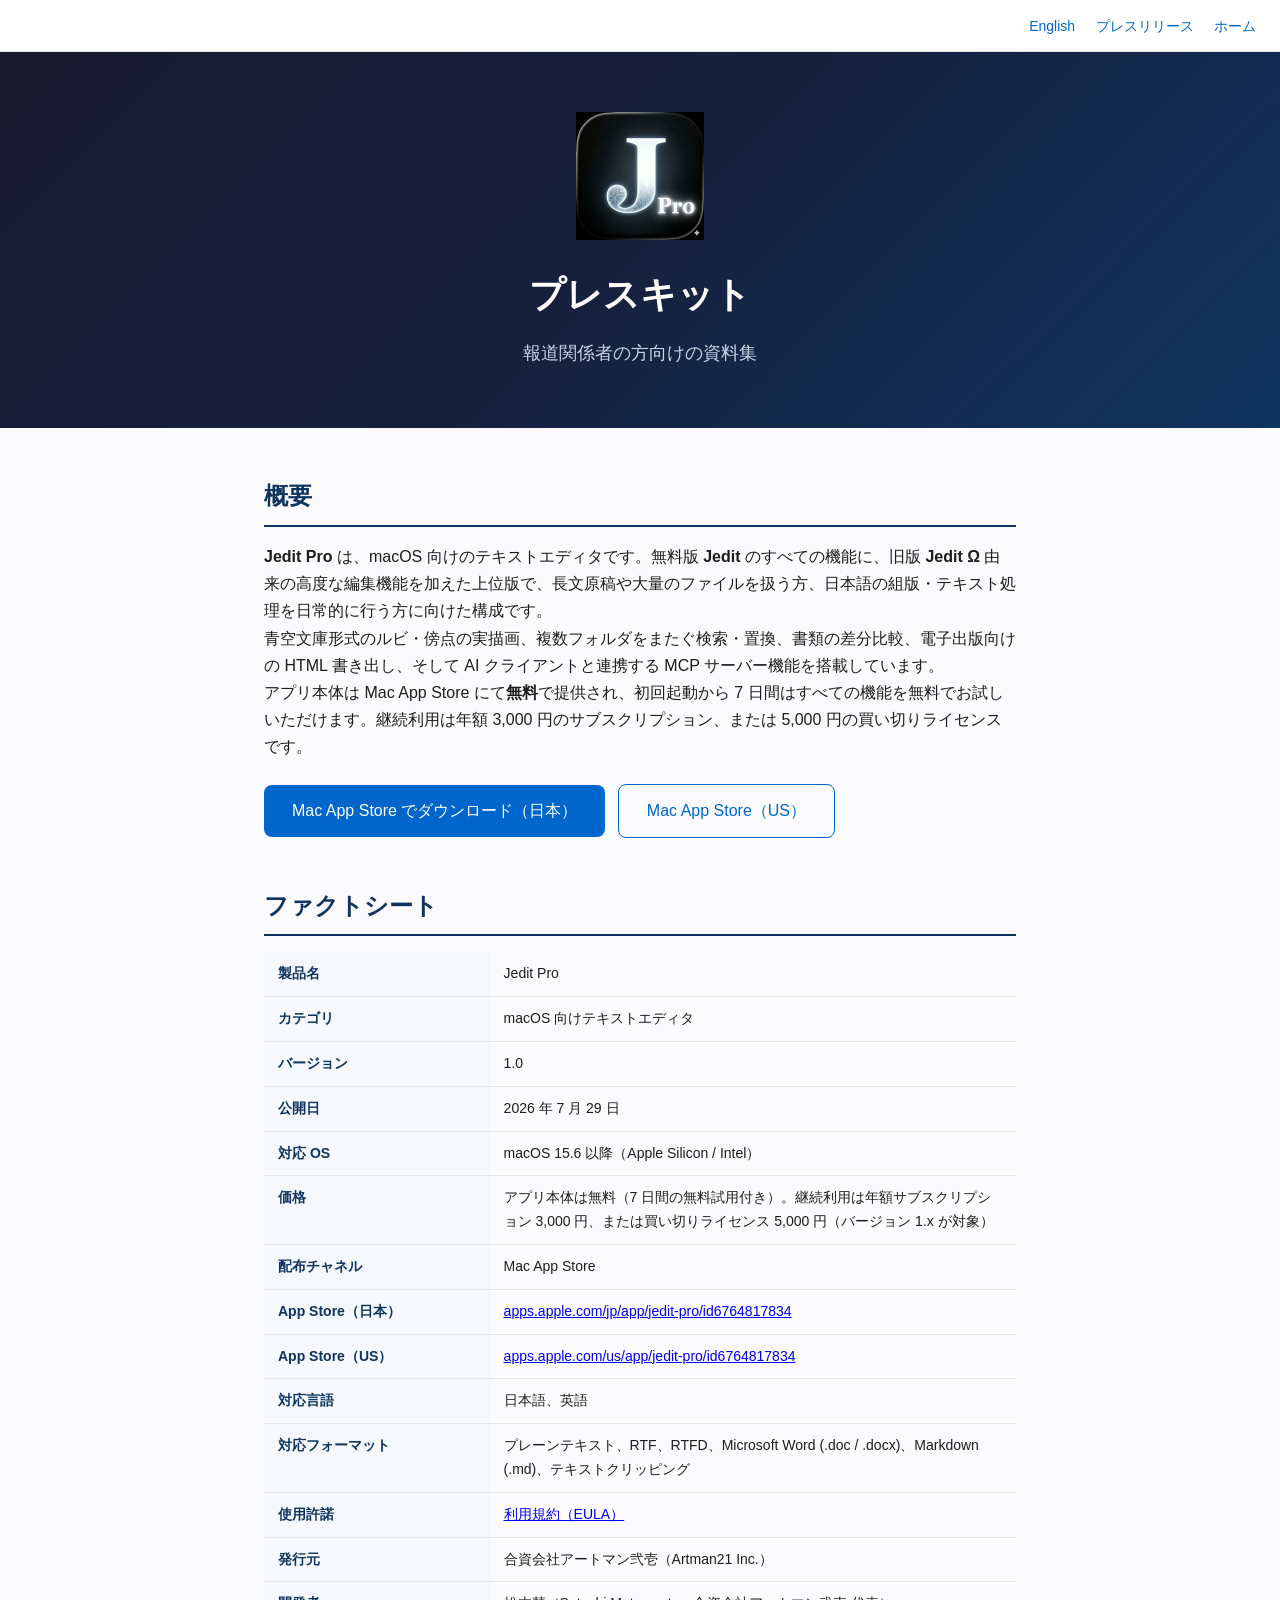
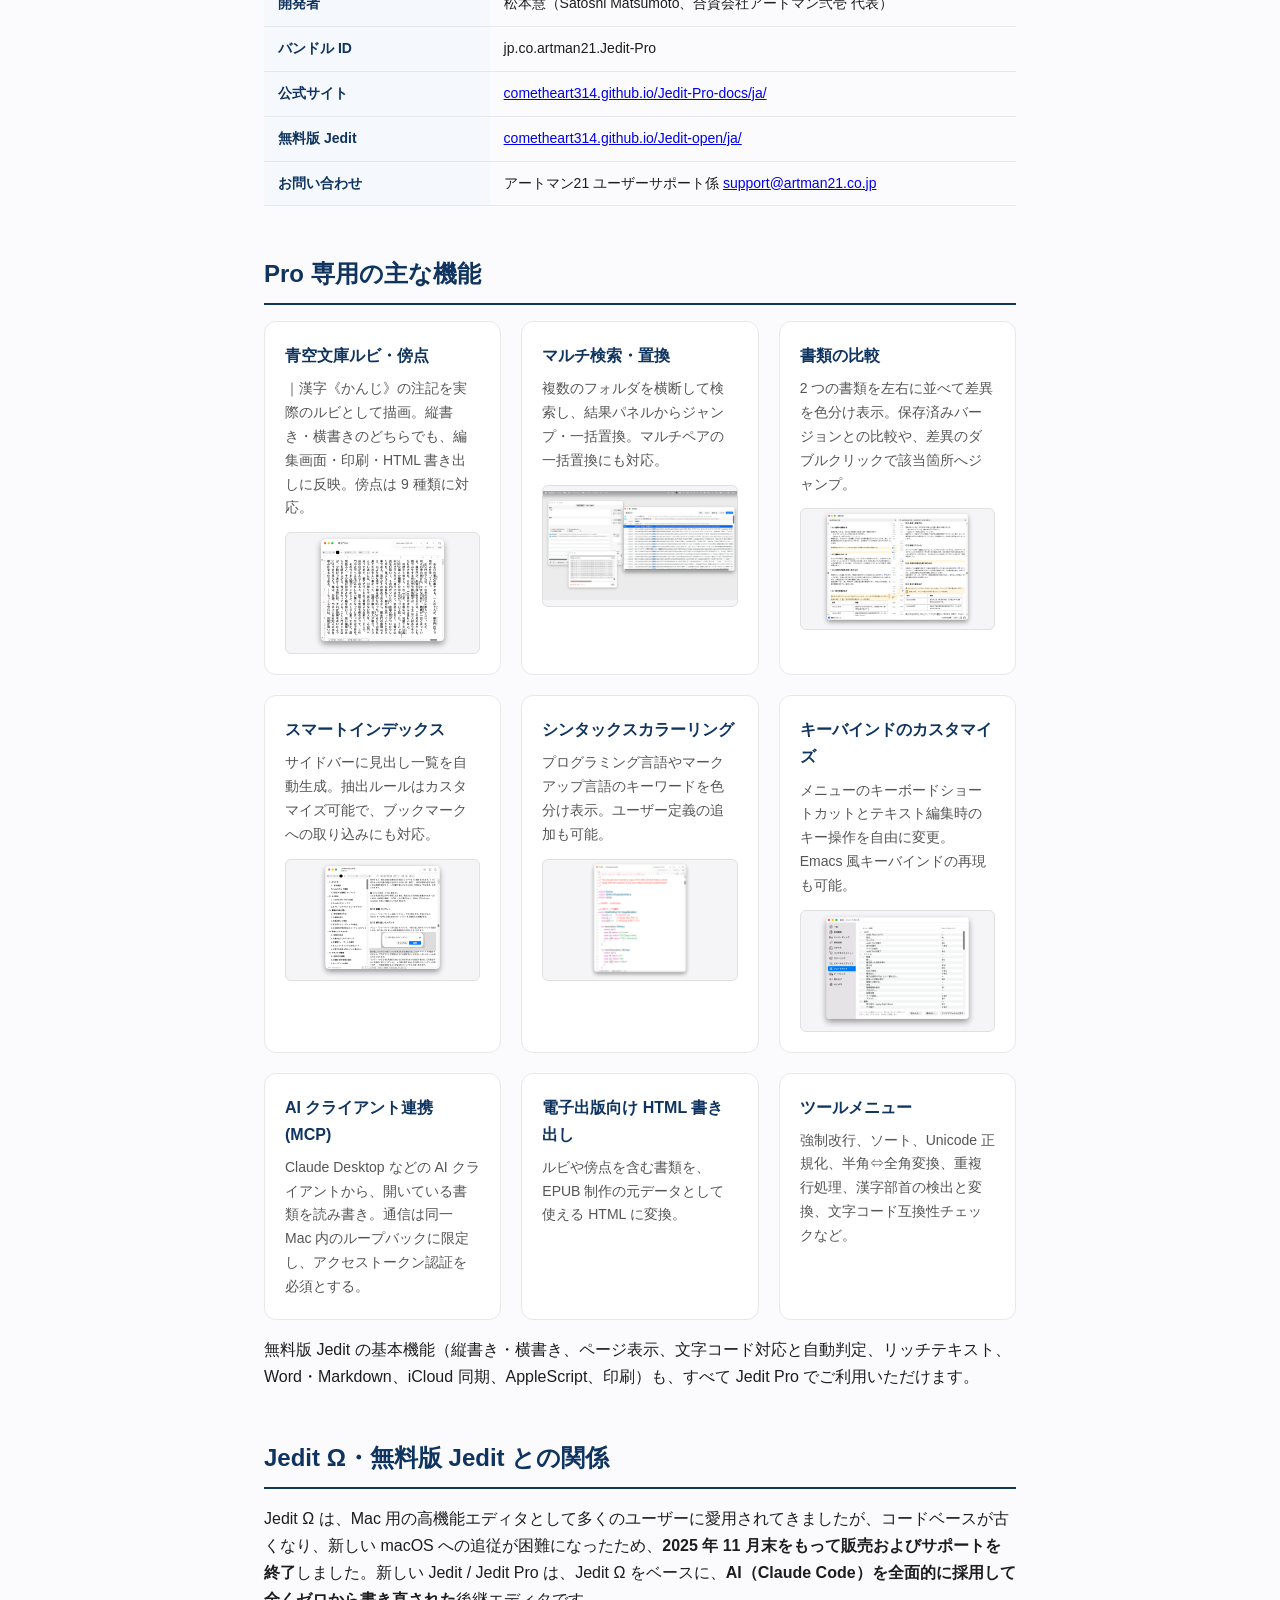
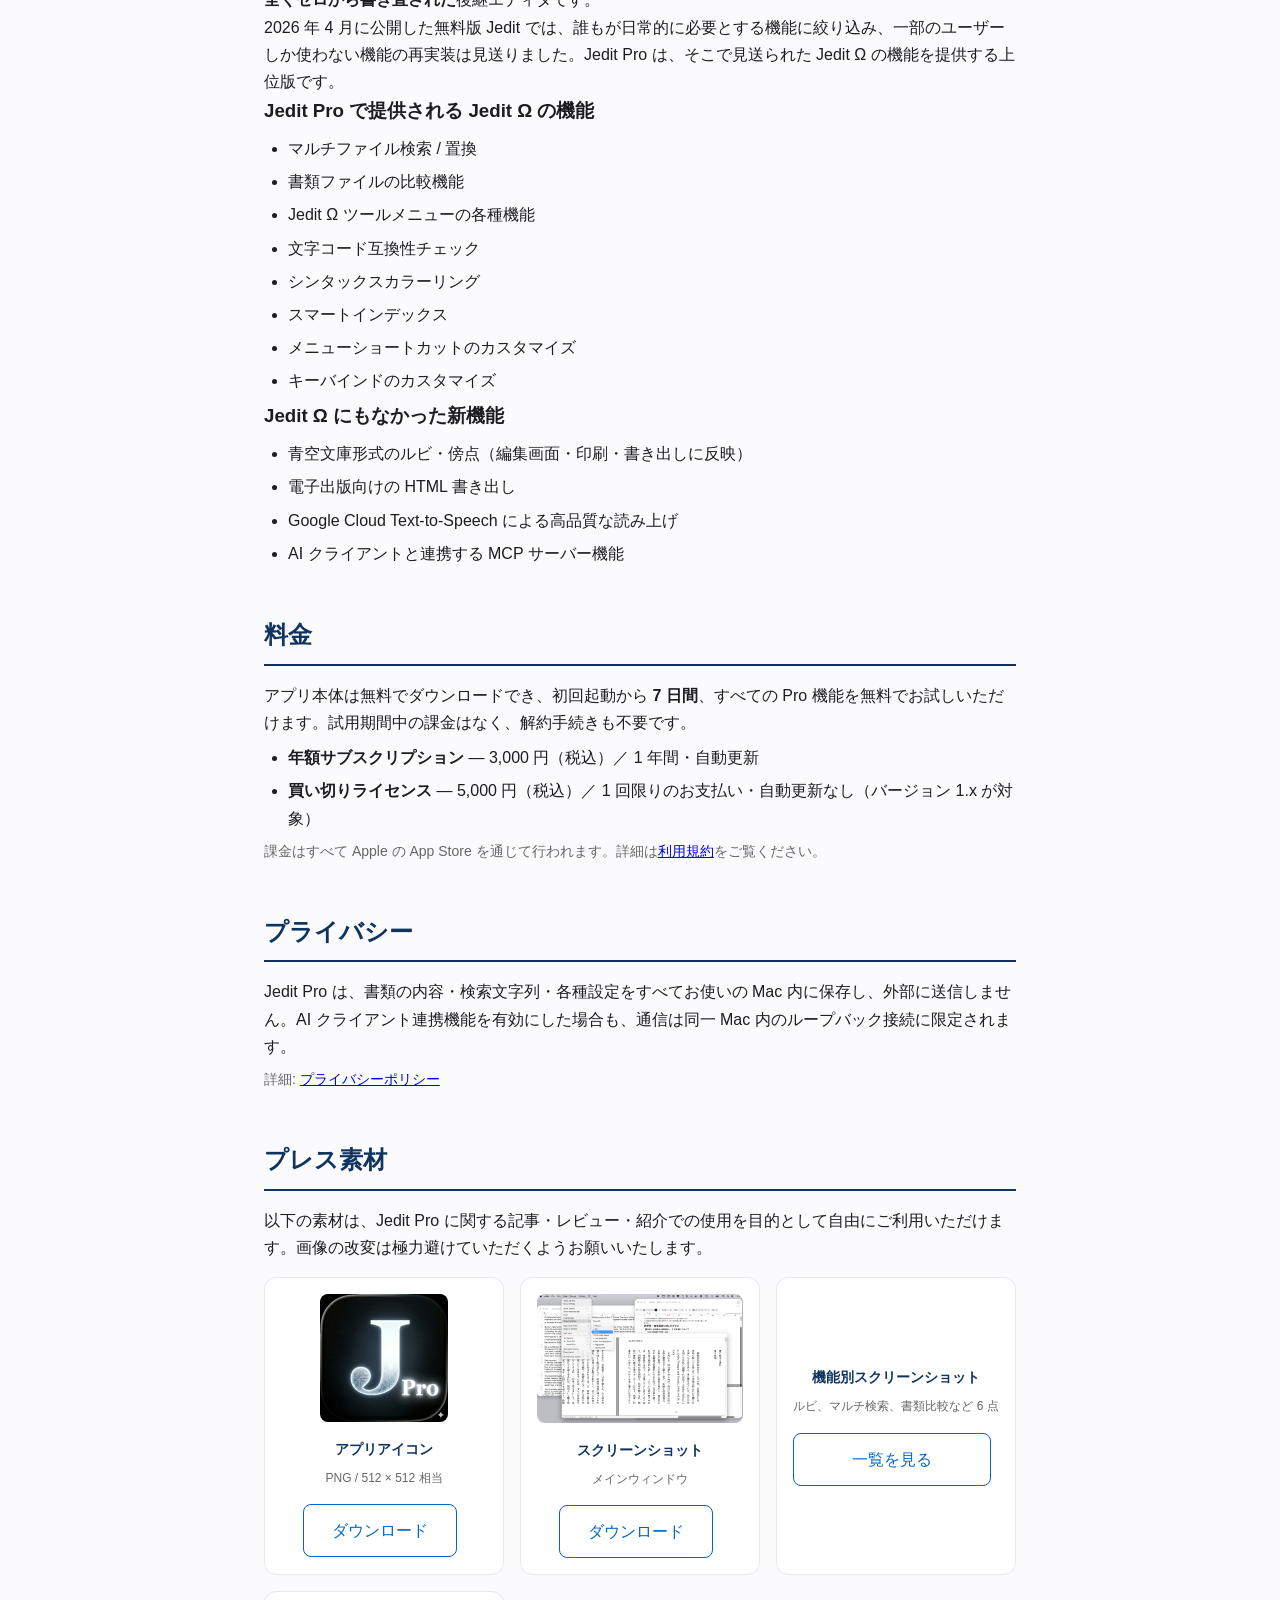
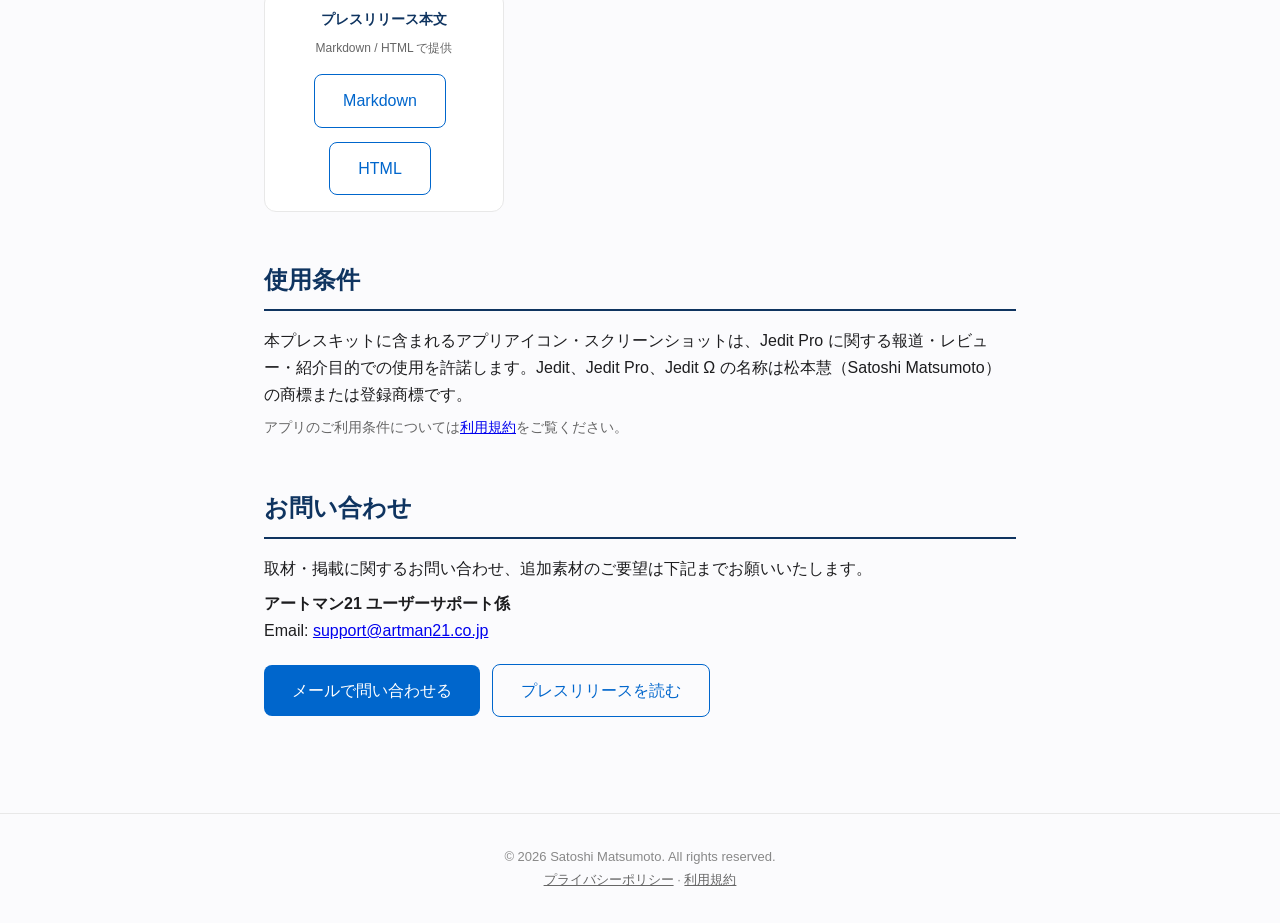
<file: docs/ja/press.html>
<!DOCTYPE html>
<html lang="ja">
<head>
<meta charset="utf-8">
<meta name="viewport" content="width=device-width, initial-scale=1">
<title>Jedit Pro - プレスキット</title>
<link rel="stylesheet" href="../style.css?v=4">
<style>
  .factsheet { width: 100%; border-collapse: collapse; margin-top: 12px; }
  .factsheet th, .factsheet td {
    text-align: left;
    padding: 10px 14px;
    border-bottom: 1px solid #e8e8e8;
    font-size: 14px;
    vertical-align: top;
  }
  .factsheet th {
    width: 30%;
    color: #0f3460;
    font-weight: 600;
    background: #f5f8fc;
  }
  .assets-grid {
    display: grid;
    grid-template-columns: repeat(auto-fit, minmax(200px, 1fr));
    gap: 16px;
    margin-top: 16px;
  }
  .asset-card {
    background: #fff;
    border: 1px solid #e8e8e8;
    border-radius: 12px;
    padding: 16px;
    text-align: center;
  }
  .asset-card img {
    max-width: 100%;
    height: auto;
    border-radius: 8px;
    margin-bottom: 8px;
  }
  .asset-card h3 { font-size: 14px; margin-bottom: 6px; color: #0f3460; }
  .asset-card p { font-size: 12px; color: #666; margin-bottom: 8px; }
</style>
</head>
<body>
<nav>
  <a href="../en/press.html">English</a>
  <a href="press-release.html">プレスリリース</a>
  <a href="index.html">ホーム</a>
</nav>
<header>
  <img src="../appicon-pro.png" alt="Jedit Pro" width="128" height="128" style="margin-bottom: 16px;">
  <h1>プレスキット</h1>
  <p>報道関係者の方向けの資料集</p>
</header>
<main>
  <section>
    <h2>概要</h2>
    <p><strong>Jedit Pro</strong> は、macOS 向けのテキストエディタです。無料版 <strong>Jedit</strong> のすべての機能に、旧版 <strong>Jedit Ω</strong> 由来の高度な編集機能を加えた上位版で、長文原稿や大量のファイルを扱う方、日本語の組版・テキスト処理を日常的に行う方に向けた構成です。</p>
    <p>青空文庫形式のルビ・傍点の実描画、複数フォルダをまたぐ検索・置換、書類の差分比較、電子出版向けの HTML 書き出し、そして AI クライアントと連携する MCP サーバー機能を搭載しています。</p>
    <p>アプリ本体は Mac App Store にて<strong>無料</strong>で提供され、初回起動から 7 日間はすべての機能を無料でお試しいただけます。継続利用は年額 3,000 円のサブスクリプション、または 5,000 円の買い切りライセンスです。</p>
    <div style="margin-top: 16px;">
      <a href="https://apps.apple.com/jp/app/jedit-pro/id6764817834?mt=12" class="btn">Mac App Store でダウンロード（日本）</a>
      <a href="https://apps.apple.com/us/app/jedit-pro/id6764817834?mt=12" class="btn btn-secondary">Mac App Store（US）</a>
    </div>
  </section>

  <section>
    <h2>ファクトシート</h2>
    <table class="factsheet">
      <tr><th>製品名</th><td>Jedit Pro</td></tr>
      <tr><th>カテゴリ</th><td>macOS 向けテキストエディタ</td></tr>
      <tr><th>バージョン</th><td>1.0</td></tr>
      <tr><th>公開日</th><td>2026 年 7 月 29 日</td></tr>
      <tr><th>対応 OS</th><td>macOS 15.6 以降（Apple Silicon / Intel）</td></tr>
      <tr><th>価格</th><td>アプリ本体は無料（7 日間の無料試用付き）。継続利用は年額サブスクリプション 3,000 円、または買い切りライセンス 5,000 円（バージョン 1.x が対象）</td></tr>
      <tr><th>配布チャネル</th><td>Mac App Store</td></tr>
      <tr><th>App Store（日本）</th><td><a href="https://apps.apple.com/jp/app/jedit-pro/id6764817834?mt=12">apps.apple.com/jp/app/jedit-pro/id6764817834</a></td></tr>
      <tr><th>App Store（US）</th><td><a href="https://apps.apple.com/us/app/jedit-pro/id6764817834?mt=12">apps.apple.com/us/app/jedit-pro/id6764817834</a></td></tr>
      <tr><th>対応言語</th><td>日本語、英語</td></tr>
      <tr><th>対応フォーマット</th><td>プレーンテキスト、RTF、RTFD、Microsoft Word (.doc / .docx)、Markdown (.md)、テキストクリッピング</td></tr>
      <tr><th>使用許諾</th><td><a href="terms.html">利用規約（EULA）</a></td></tr>
      <tr><th>発行元</th><td>合資会社アートマン弐壱（Artman21 Inc.）</td></tr>
      <tr><th>開発者</th><td>松本慧（Satoshi Matsumoto、合資会社アートマン弐壱 代表）</td></tr>
      <tr><th>バンドル ID</th><td>jp.co.artman21.Jedit-Pro</td></tr>
      <tr><th>公式サイト</th><td><a href="index.html">cometheart314.github.io/Jedit-Pro-docs/ja/</a></td></tr>
      <tr><th>無料版 Jedit</th><td><a href="https://cometheart314.github.io/Jedit-open/ja/">cometheart314.github.io/Jedit-open/ja/</a></td></tr>
      <tr><th>お問い合わせ</th><td>アートマン21 ユーザーサポート係 <a href="mailto:support@artman21.co.jp">support@artman21.co.jp</a></td></tr>
    </table>
  </section>

  <section>
    <h2>Pro 専用の主な機能</h2>
    <div class="features-grid">
      <div class="feature-card">
        <h3>青空文庫ルビ・傍点</h3>
        <p>｜漢字《かんじ》の注記を実際のルビとして描画。縦書き・横書きのどちらでも、編集画面・印刷・HTML 書き出しに反映。傍点は 9 種類に対応。</p>
        <a class="shot" href="shots.html#ruby"><img src="../shots/ja/thumbs/ruby.png" alt="青空文庫ルビ" loading="lazy"></a>
      </div>
      <div class="feature-card">
        <h3>マルチ検索・置換</h3>
        <p>複数のフォルダを横断して検索し、結果パネルからジャンプ・一括置換。マルチペアの一括置換にも対応。</p>
        <a class="shot" href="shots.html#multi-search"><img src="../shots/ja/thumbs/multi-search.png" alt="マルチ検索・置換" loading="lazy"></a>
      </div>
      <div class="feature-card">
        <h3>書類の比較</h3>
        <p>2 つの書類を左右に並べて差異を色分け表示。保存済みバージョンとの比較や、差異のダブルクリックで該当箇所へジャンプ。</p>
        <a class="shot" href="shots.html#document-compare"><img src="../shots/ja/thumbs/document-compare.png" alt="書類の比較" loading="lazy"></a>
      </div>
      <div class="feature-card">
        <h3>スマートインデックス</h3>
        <p>サイドバーに見出し一覧を自動生成。抽出ルールはカスタマイズ可能で、ブックマークへの取り込みにも対応。</p>
        <a class="shot" href="shots.html#smart-index"><img src="../shots/ja/thumbs/smart-index.png" alt="スマートインデックス" loading="lazy"></a>
      </div>
      <div class="feature-card">
        <h3>シンタックスカラーリング</h3>
        <p>プログラミング言語やマークアップ言語のキーワードを色分け表示。ユーザー定義の追加も可能。</p>
        <a class="shot" href="shots.html#syntax-coloring"><img src="../shots/ja/thumbs/syntax-coloring.png" alt="シンタックスカラーリング" loading="lazy"></a>
      </div>
      <div class="feature-card">
        <h3>キーバインドのカスタマイズ</h3>
        <p>メニューのキーボードショートカットとテキスト編集時のキー操作を自由に変更。Emacs 風キーバインドの再現も可能。</p>
        <a class="shot" href="shots.html#shortcuts"><img src="../shots/ja/thumbs/shortcuts.png" alt="キーバインドのカスタマイズ" loading="lazy"></a>
      </div>
      <div class="feature-card">
        <h3>AI クライアント連携 (MCP)</h3>
        <p>Claude Desktop などの AI クライアントから、開いている書類を読み書き。通信は同一 Mac 内のループバックに限定し、アクセストークン認証を必須とする。</p>
      </div>
      <div class="feature-card">
        <h3>電子出版向け HTML 書き出し</h3>
        <p>ルビや傍点を含む書類を、EPUB 制作の元データとして使える HTML に変換。</p>
      </div>
      <div class="feature-card">
        <h3>ツールメニュー</h3>
        <p>強制改行、ソート、Unicode 正規化、半角⇔全角変換、重複行処理、漢字部首の検出と変換、文字コード互換性チェックなど。</p>
      </div>
    </div>
    <p style="margin-top: 16px;">無料版 Jedit の基本機能（縦書き・横書き、ページ表示、文字コード対応と自動判定、リッチテキスト、Word・Markdown、iCloud 同期、AppleScript、印刷）も、すべて Jedit Pro でご利用いただけます。</p>
  </section>

  <section>
    <h2>Jedit Ω・無料版 Jedit との関係</h2>
    <p>Jedit Ω は、Mac 用の高機能エディタとして多くのユーザーに愛用されてきましたが、コードベースが古くなり、新しい macOS への追従が困難になったため、<strong>2025 年 11 月末をもって販売およびサポートを終了</strong>しました。新しい Jedit / Jedit Pro は、Jedit Ω をベースに、<strong>AI（Claude Code）を全面的に採用して全くゼロから書き直された</strong>後継エディタです。</p>
    <p>2026 年 4 月に公開した無料版 Jedit では、誰もが日常的に必要とする機能に絞り込み、一部のユーザーしか使わない機能の再実装は見送りました。Jedit Pro は、そこで見送られた Jedit Ω の機能を提供する上位版です。</p>
    <h3>Jedit Pro で提供される Jedit Ω の機能</h3>
    <ul>
      <li>マルチファイル検索 / 置換</li>
      <li>書類ファイルの比較機能</li>
      <li>Jedit Ω ツールメニューの各種機能</li>
      <li>文字コード互換性チェック</li>
      <li>シンタックスカラーリング</li>
      <li>スマートインデックス</li>
      <li>メニューショートカットのカスタマイズ</li>
      <li>キーバインドのカスタマイズ</li>
    </ul>
    <h3>Jedit Ω にもなかった新機能</h3>
    <ul>
      <li>青空文庫形式のルビ・傍点（編集画面・印刷・書き出しに反映）</li>
      <li>電子出版向けの HTML 書き出し</li>
      <li>Google Cloud Text-to-Speech による高品質な読み上げ</li>
      <li>AI クライアントと連携する MCP サーバー機能</li>
    </ul>
  </section>

  <section>
    <h2>料金</h2>
    <p>アプリ本体は無料でダウンロードでき、初回起動から <strong>7 日間</strong>、すべての Pro 機能を無料でお試しいただけます。試用期間中の課金はなく、解約手続きも不要です。</p>
    <ul>
      <li><strong>年額サブスクリプション</strong> — 3,000 円（税込）／ 1 年間・自動更新</li>
      <li><strong>買い切りライセンス</strong> — 5,000 円（税込）／ 1 回限りのお支払い・自動更新なし（バージョン 1.x が対象）</li>
    </ul>
    <p class="license-note">課金はすべて Apple の App Store を通じて行われます。詳細は<a href="terms.html">利用規約</a>をご覧ください。</p>
  </section>

  <section>
    <h2>プライバシー</h2>
    <p>Jedit Pro は、書類の内容・検索文字列・各種設定をすべてお使いの Mac 内に保存し、外部に送信しません。AI クライアント連携機能を有効にした場合も、通信は同一 Mac 内のループバック接続に限定されます。</p>
    <p class="license-note">詳細: <a href="privacy.html">プライバシーポリシー</a></p>
  </section>

  <section>
    <h2>プレス素材</h2>
    <p>以下の素材は、Jedit Pro に関する記事・レビュー・紹介での使用を目的として自由にご利用いただけます。画像の改変は極力避けていただくようお願いいたします。</p>
    <div class="assets-grid">
      <div class="asset-card">
        <img src="../appicon-pro.png" alt="Jedit Pro アプリアイコン" width="128" height="128">
        <h3>アプリアイコン</h3>
        <p>PNG / 512 × 512 相当</p>
        <a href="../appicon-pro.png" download class="btn btn-secondary">ダウンロード</a>
      </div>
      <div class="asset-card">
        <img src="../screenshot.png" alt="Jedit Pro スクリーンショット">
        <h3>スクリーンショット</h3>
        <p>メインウィンドウ</p>
        <a href="../screenshot.png" download class="btn btn-secondary">ダウンロード</a>
      </div>
      <div class="asset-card" style="display: flex; flex-direction: column; justify-content: center;">
        <h3>機能別スクリーンショット</h3>
        <p>ルビ、マルチ検索、書類比較など 6 点</p>
        <a href="shots.html" class="btn btn-secondary">一覧を見る</a>
      </div>
      <div class="asset-card" style="display: flex; flex-direction: column; justify-content: center;">
        <h3>プレスリリース本文</h3>
        <p>Markdown / HTML で提供</p>
        <div>
          <a href="press-release.md" download class="btn btn-secondary" style="margin-bottom: 6px;">Markdown</a>
          <a href="press-release.html" class="btn btn-secondary">HTML</a>
        </div>
      </div>
    </div>
  </section>

  <section>
    <h2>使用条件</h2>
    <p>本プレスキットに含まれるアプリアイコン・スクリーンショットは、Jedit Pro に関する報道・レビュー・紹介目的での使用を許諾します。Jedit、Jedit Pro、Jedit Ω の名称は松本慧（Satoshi Matsumoto）の商標または登録商標です。</p>
    <p class="license-note">アプリのご利用条件については<a href="terms.html">利用規約</a>をご覧ください。</p>
  </section>

  <section>
    <h2>お問い合わせ</h2>
    <p>取材・掲載に関するお問い合わせ、追加素材のご要望は下記までお願いいたします。</p>
    <p style="margin-top: 8px;"><strong>アートマン21 ユーザーサポート係</strong><br>
      Email: <a href="mailto:support@artman21.co.jp">support@artman21.co.jp</a></p>
    <div style="margin-top: 12px;">
      <a href="mailto:support@artman21.co.jp" class="btn">メールで問い合わせる</a>
      <a href="press-release.html" class="btn btn-secondary">プレスリリースを読む</a>
    </div>
  </section>
</main>
<footer>
  <p>&copy; 2026 Satoshi Matsumoto. All rights reserved.</p>
  <p><a href="privacy.html">プライバシーポリシー</a> &middot; <a href="terms.html">利用規約</a></p>
</footer>
</body>
</html>
</file>
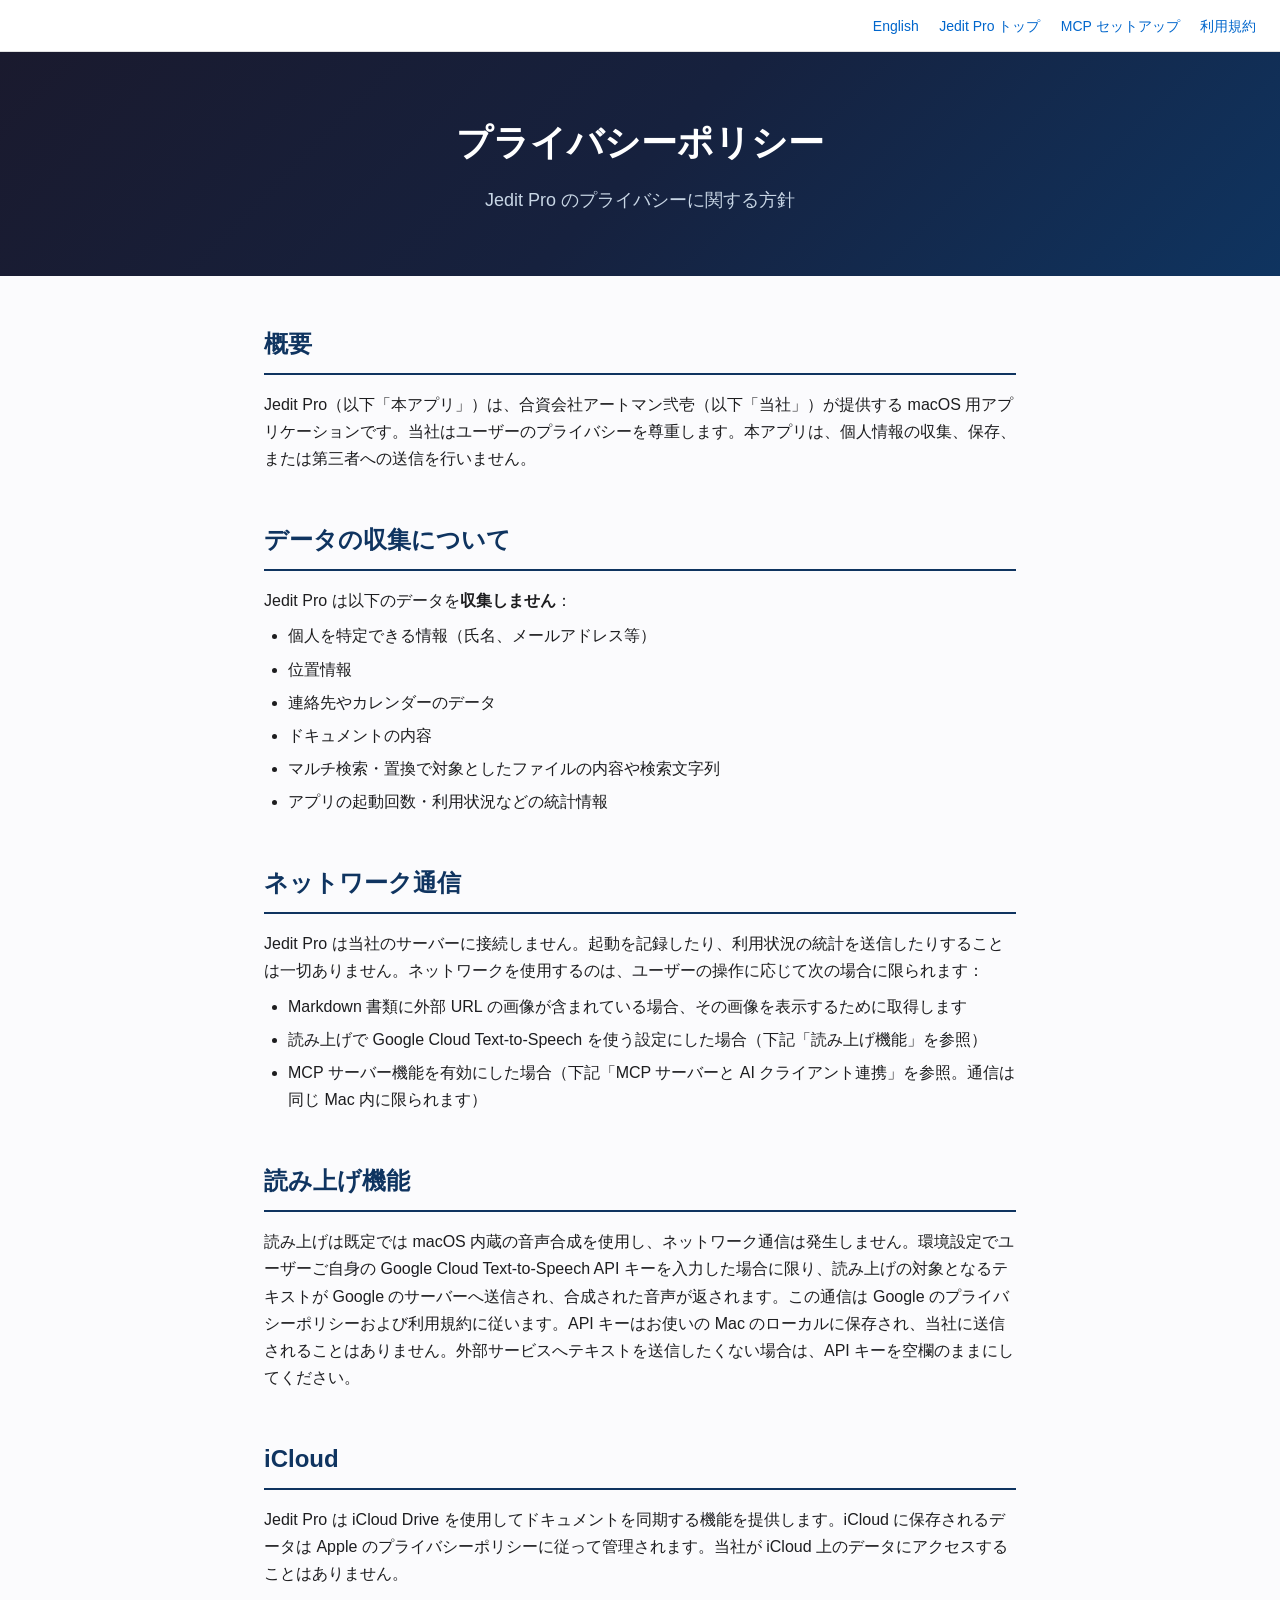
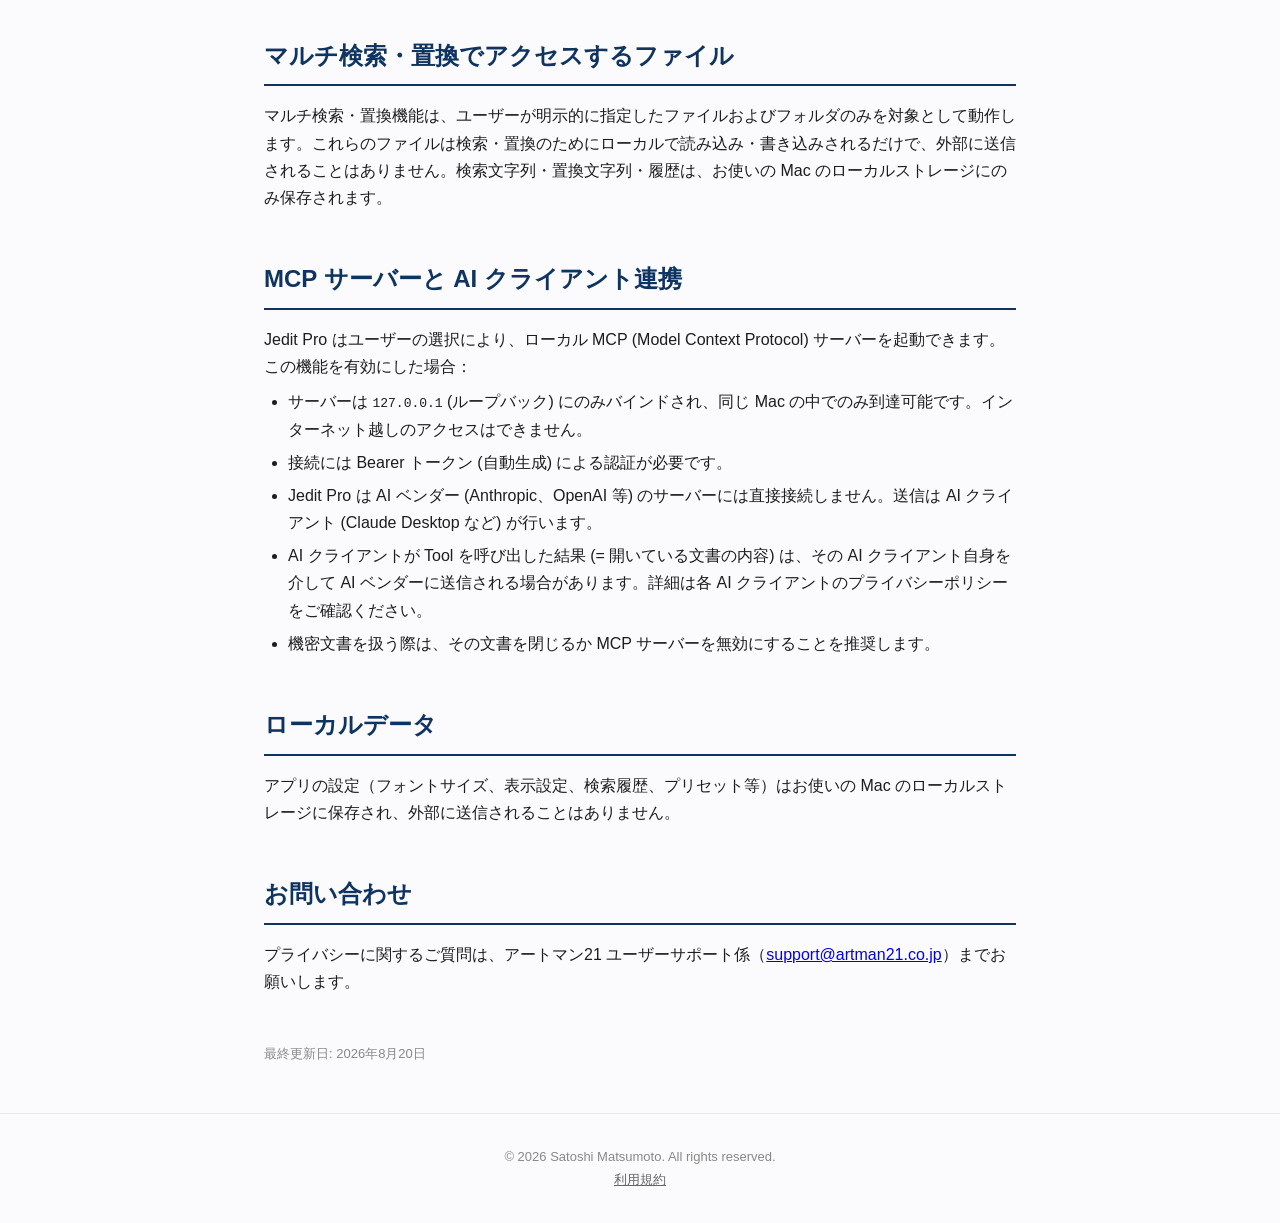
<file: docs/ja/privacy.html>
<!DOCTYPE html>
<html lang="ja">
<head>
<meta charset="utf-8">
<meta name="viewport" content="width=device-width, initial-scale=1">
<title>プライバシーポリシー - Jedit Pro</title>
<link rel="stylesheet" href="../style.css?v=4">
</head>
<body>
<nav>
  <a href="../en/privacy.html">English</a>
  <a href="./">Jedit Pro トップ</a>
  <a href="mcp.html">MCP セットアップ</a>
  <a href="terms.html">利用規約</a>
</nav>
<header>
  <h1>プライバシーポリシー</h1>
  <p>Jedit Pro のプライバシーに関する方針</p>
</header>
<main>
  <section>
    <h2>概要</h2>
    <p>Jedit Pro（以下「本アプリ」）は、合資会社アートマン弐壱（以下「当社」）が提供する macOS 用アプリケーションです。当社はユーザーのプライバシーを尊重します。本アプリは、個人情報の収集、保存、または第三者への送信を行いません。</p>
  </section>

  <section>
    <h2>データの収集について</h2>
    <p>Jedit Pro は以下のデータを<strong>収集しません</strong>：</p>
    <ul>
      <li>個人を特定できる情報（氏名、メールアドレス等）</li>
      <li>位置情報</li>
      <li>連絡先やカレンダーのデータ</li>
      <li>ドキュメントの内容</li>
      <li>マルチ検索・置換で対象としたファイルの内容や検索文字列</li>
      <li>アプリの起動回数・利用状況などの統計情報</li>
    </ul>
  </section>

  <section>
    <h2>ネットワーク通信</h2>
    <p>Jedit Pro は当社のサーバーに接続しません。起動を記録したり、利用状況の統計を送信したりすることは一切ありません。ネットワークを使用するのは、ユーザーの操作に応じて次の場合に限られます：</p>
    <ul>
      <li>Markdown 書類に外部 URL の画像が含まれている場合、その画像を表示するために取得します</li>
      <li>読み上げで Google Cloud Text-to-Speech を使う設定にした場合（下記「読み上げ機能」を参照）</li>
      <li>MCP サーバー機能を有効にした場合（下記「MCP サーバーと AI クライアント連携」を参照。通信は同じ Mac 内に限られます）</li>
    </ul>
  </section>

  <section>
    <h2>読み上げ機能</h2>
    <p>読み上げは既定では macOS 内蔵の音声合成を使用し、ネットワーク通信は発生しません。環境設定でユーザーご自身の Google Cloud Text-to-Speech API キーを入力した場合に限り、読み上げの対象となるテキストが Google のサーバーへ送信され、合成された音声が返されます。この通信は Google のプライバシーポリシーおよび利用規約に従います。API キーはお使いの Mac のローカルに保存され、当社に送信されることはありません。外部サービスへテキストを送信したくない場合は、API キーを空欄のままにしてください。</p>
  </section>

  <section>
    <h2>iCloud</h2>
    <p>Jedit Pro は iCloud Drive を使用してドキュメントを同期する機能を提供します。iCloud に保存されるデータは Apple のプライバシーポリシーに従って管理されます。当社が iCloud 上のデータにアクセスすることはありません。</p>
  </section>

  <section>
    <h2>マルチ検索・置換でアクセスするファイル</h2>
    <p>マルチ検索・置換機能は、ユーザーが明示的に指定したファイルおよびフォルダのみを対象として動作します。これらのファイルは検索・置換のためにローカルで読み込み・書き込みされるだけで、外部に送信されることはありません。検索文字列・置換文字列・履歴は、お使いの Mac のローカルストレージにのみ保存されます。</p>
  </section>

  <section>
    <h2>MCP サーバーと AI クライアント連携</h2>
    <p>Jedit Pro はユーザーの選択により、ローカル MCP (Model Context Protocol) サーバーを起動できます。この機能を有効にした場合：</p>
    <ul>
      <li>サーバーは <code>127.0.0.1</code> (ループバック) にのみバインドされ、同じ Mac の中でのみ到達可能です。インターネット越しのアクセスはできません。</li>
      <li>接続には Bearer トークン (自動生成) による認証が必要です。</li>
      <li>Jedit Pro は AI ベンダー (Anthropic、OpenAI 等) のサーバーには直接接続しません。送信は AI クライアント (Claude Desktop など) が行います。</li>
      <li>AI クライアントが Tool を呼び出した結果 (= 開いている文書の内容) は、その AI クライアント自身を介して AI ベンダーに送信される場合があります。詳細は各 AI クライアントのプライバシーポリシーをご確認ください。</li>
      <li>機密文書を扱う際は、その文書を閉じるか MCP サーバーを無効にすることを推奨します。</li>
    </ul>
  </section>

  <section>
    <h2>ローカルデータ</h2>
    <p>アプリの設定（フォントサイズ、表示設定、検索履歴、プリセット等）はお使いの Mac のローカルストレージに保存され、外部に送信されることはありません。</p>
  </section>

  <section>
    <h2>お問い合わせ</h2>
    <p>プライバシーに関するご質問は、アートマン21 ユーザーサポート係（<a href="mailto:support@artman21.co.jp">support@artman21.co.jp</a>）までお願いします。</p>
  </section>

  <p style="margin-top: 48px; font-size: 13px; color: #888;">最終更新日: 2026年8月20日</p>
</main>
<footer>
  <p>&copy; 2026 Satoshi Matsumoto. All rights reserved.</p>
  <p><a href="terms.html">利用規約</a></p>
</footer>
</body>
</html>
</file>
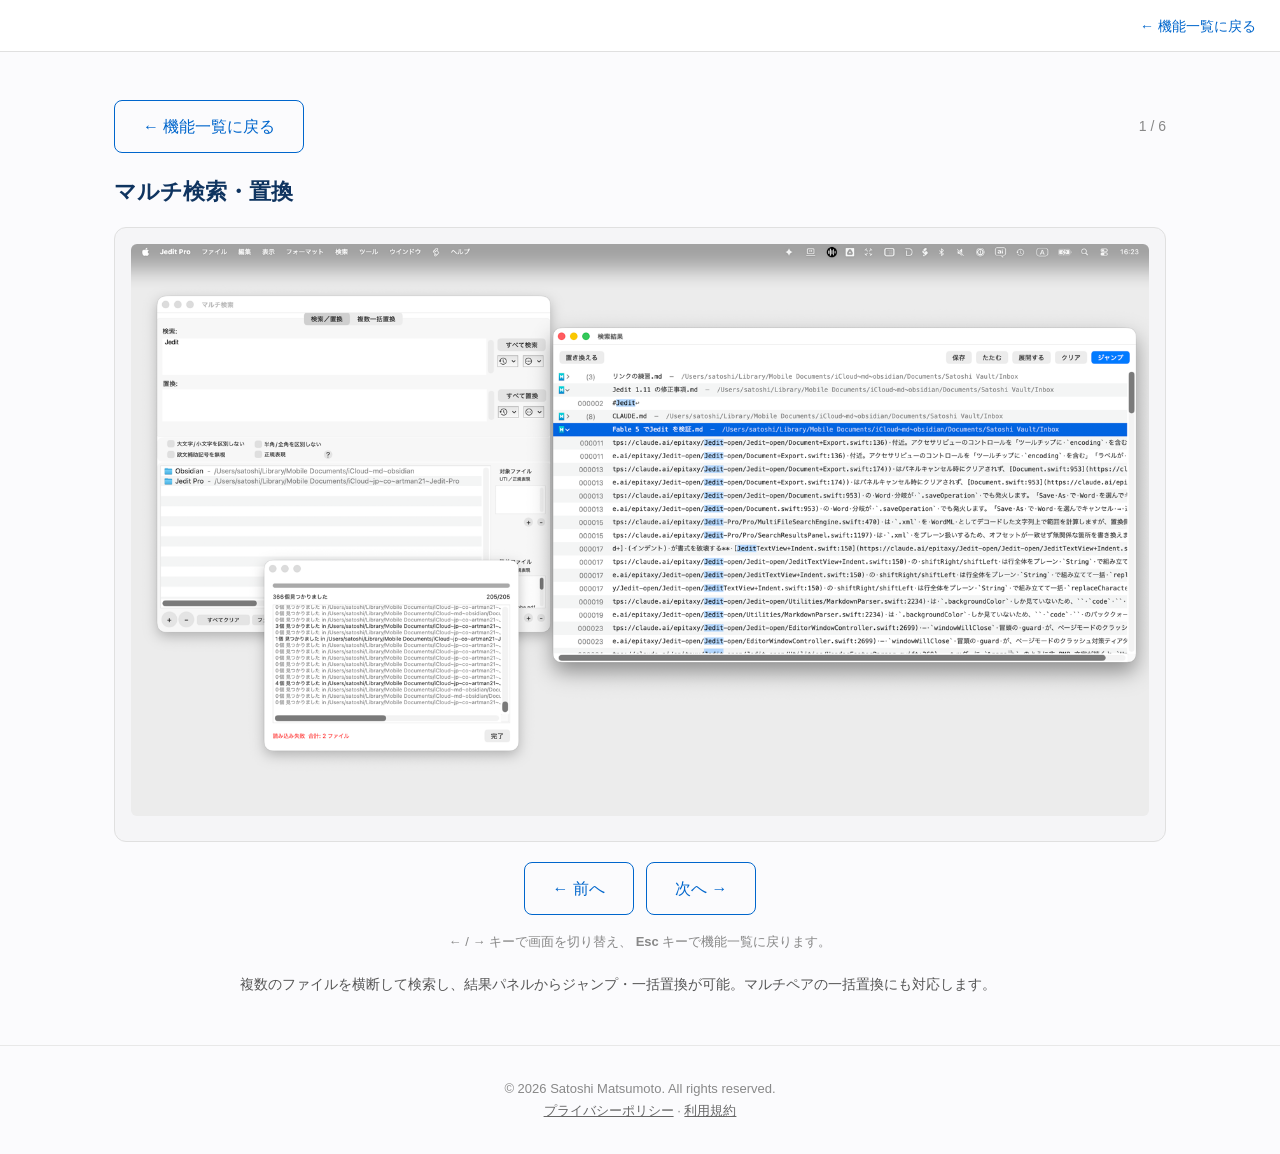
<file: docs/ja/shots.html>
<!DOCTYPE html>
<html lang="ja">
<head>
<meta charset="utf-8">
<meta name="viewport" content="width=device-width, initial-scale=1">
<title>Jedit Pro の画面</title>
<link rel="stylesheet" href="../style.css?v=4">
</head>
<body>
<nav>
  <a href="index.html#features">&larr; 機能一覧に戻る</a>
</nav>
<main class="wide">
  <div class="viewer-head">
    <a href="index.html#features" class="btn btn-secondary">&larr; 機能一覧に戻る</a>
    <span class="counter" id="counter"></span>
  </div>

  <h1 class="viewer-title" id="shot-title"></h1>

  <div class="viewer-stage">
    <img id="shot-img" alt="">
  </div>

  <div class="viewer-nav">
    <button type="button" class="btn btn-secondary" id="prev">&larr; 前へ</button>
    <button type="button" class="btn btn-secondary" id="next">次へ &rarr;</button>
  </div>

  <p class="viewer-hint">
    <strong>&larr;</strong> / <strong>&rarr;</strong> キーで画面を切り替え、
    <strong>Esc</strong> キーで機能一覧に戻ります。
  </p>

  <p class="viewer-desc" id="shot-desc"></p>
</main>
<footer>
  <p>&copy; 2026 Satoshi Matsumoto. All rights reserved.</p>
  <p><a href="privacy.html">プライバシーポリシー</a> &middot; <a href="terms.html">利用規約</a></p>
</footer>

<script>
(function () {
  "use strict";

  var SHOTS = [
    {
      id: "multi-search",
      title: "マルチ検索・置換",
      desc: "複数のファイルを横断して検索し、結果パネルからジャンプ・一括置換が可能。マルチペアの一括置換にも対応します。"
    },
    {
      id: "document-compare",
      title: "書類の比較",
      desc: "2 つの書類を左右に並べて差異を色分け表示。保存済みのバージョンとの比較にも対応し、差異部分のダブルクリックで書類の該当箇所へジャンプできます。"
    },
    {
      id: "smart-index",
      title: "スマートインデックス",
      desc: "サイドバーに見出し一覧を自動生成。Markdown、HTML、プログラミング言語などに対応した抽出ルールをカスタマイズでき、ブックマークへの取り込みも可能です。"
    },
    {
      id: "syntax-coloring",
      title: "シンタックスカラーリング",
      desc: "プログラミング言語やマークアップ言語のキーワードを色分け表示。組み込み定義に加え、ユーザー定義のカラーリングを追加できます。"
    },
    {
      id: "shortcuts",
      title: "メニュー / キーバインドのカスタマイズ",
      desc: "メニュー項目のキーボードショートカット、およびテキスト編集時のキー操作を自由に変更できます。Emacs 風キーバインドの再現も可能。"
    },
    {
      id: "ruby",
      title: "青空文庫ルビ",
      desc: "青空文庫形式の注記（｜漢字《かんじ》）をルビとして実際に描画。縦書き・横書きのどちらでも、編集画面・印刷・HTML 書き出しのすべてでルビが反映されます。"
    }
  ];

  var BACK_URL = "index.html#features";

  var img = document.getElementById("shot-img");
  var titleEl = document.getElementById("shot-title");
  var descEl = document.getElementById("shot-desc");
  var counterEl = document.getElementById("counter");
  var prevBtn = document.getElementById("prev");
  var nextBtn = document.getElementById("next");

  var index = 0;

  function indexFromHash() {
    var id = (location.hash || "").replace(/^#/, "");
    for (var i = 0; i < SHOTS.length; i++) {
      if (SHOTS[i].id === id) return i;
    }
    return 0;
  }

  // 履歴を汚さずにハッシュだけ差し替える。ブラウザの「戻る」が
  // 画面送りの履歴をたどらず、そのまま機能一覧へ戻るようにするため。
  function show(i, updateHash) {
    index = (i + SHOTS.length) % SHOTS.length;
    var s = SHOTS[index];
    img.src = "../shots/ja/" + s.id + ".png";
    img.alt = s.title;
    titleEl.textContent = s.title;
    descEl.textContent = s.desc;
    counterEl.textContent = (index + 1) + " / " + SHOTS.length;
    document.title = s.title + " — Jedit Pro の画面";
    if (updateHash !== false && history.replaceState) {
      history.replaceState(null, "", "#" + s.id);
    }
  }

  prevBtn.addEventListener("click", function () { show(index - 1); });
  nextBtn.addEventListener("click", function () { show(index + 1); });

  document.addEventListener("keydown", function (e) {
    if (e.metaKey || e.ctrlKey || e.altKey) return;
    switch (e.key) {
      case "ArrowLeft":
      case "ArrowUp":
        e.preventDefault();
        show(index - 1);
        break;
      case "ArrowRight":
      case "ArrowDown":
      case " ":
        e.preventDefault();
        show(index + 1);
        break;
      case "Home":
        e.preventDefault();
        show(0);
        break;
      case "End":
        e.preventDefault();
        show(SHOTS.length - 1);
        break;
      case "Escape":
      case "Backspace":
        e.preventDefault();
        location.href = BACK_URL;
        break;
    }
  });

  window.addEventListener("hashchange", function () {
    show(indexFromHash(), false);
  });

  show(indexFromHash(), false);
})();
</script>
</body>
</html>
</file>
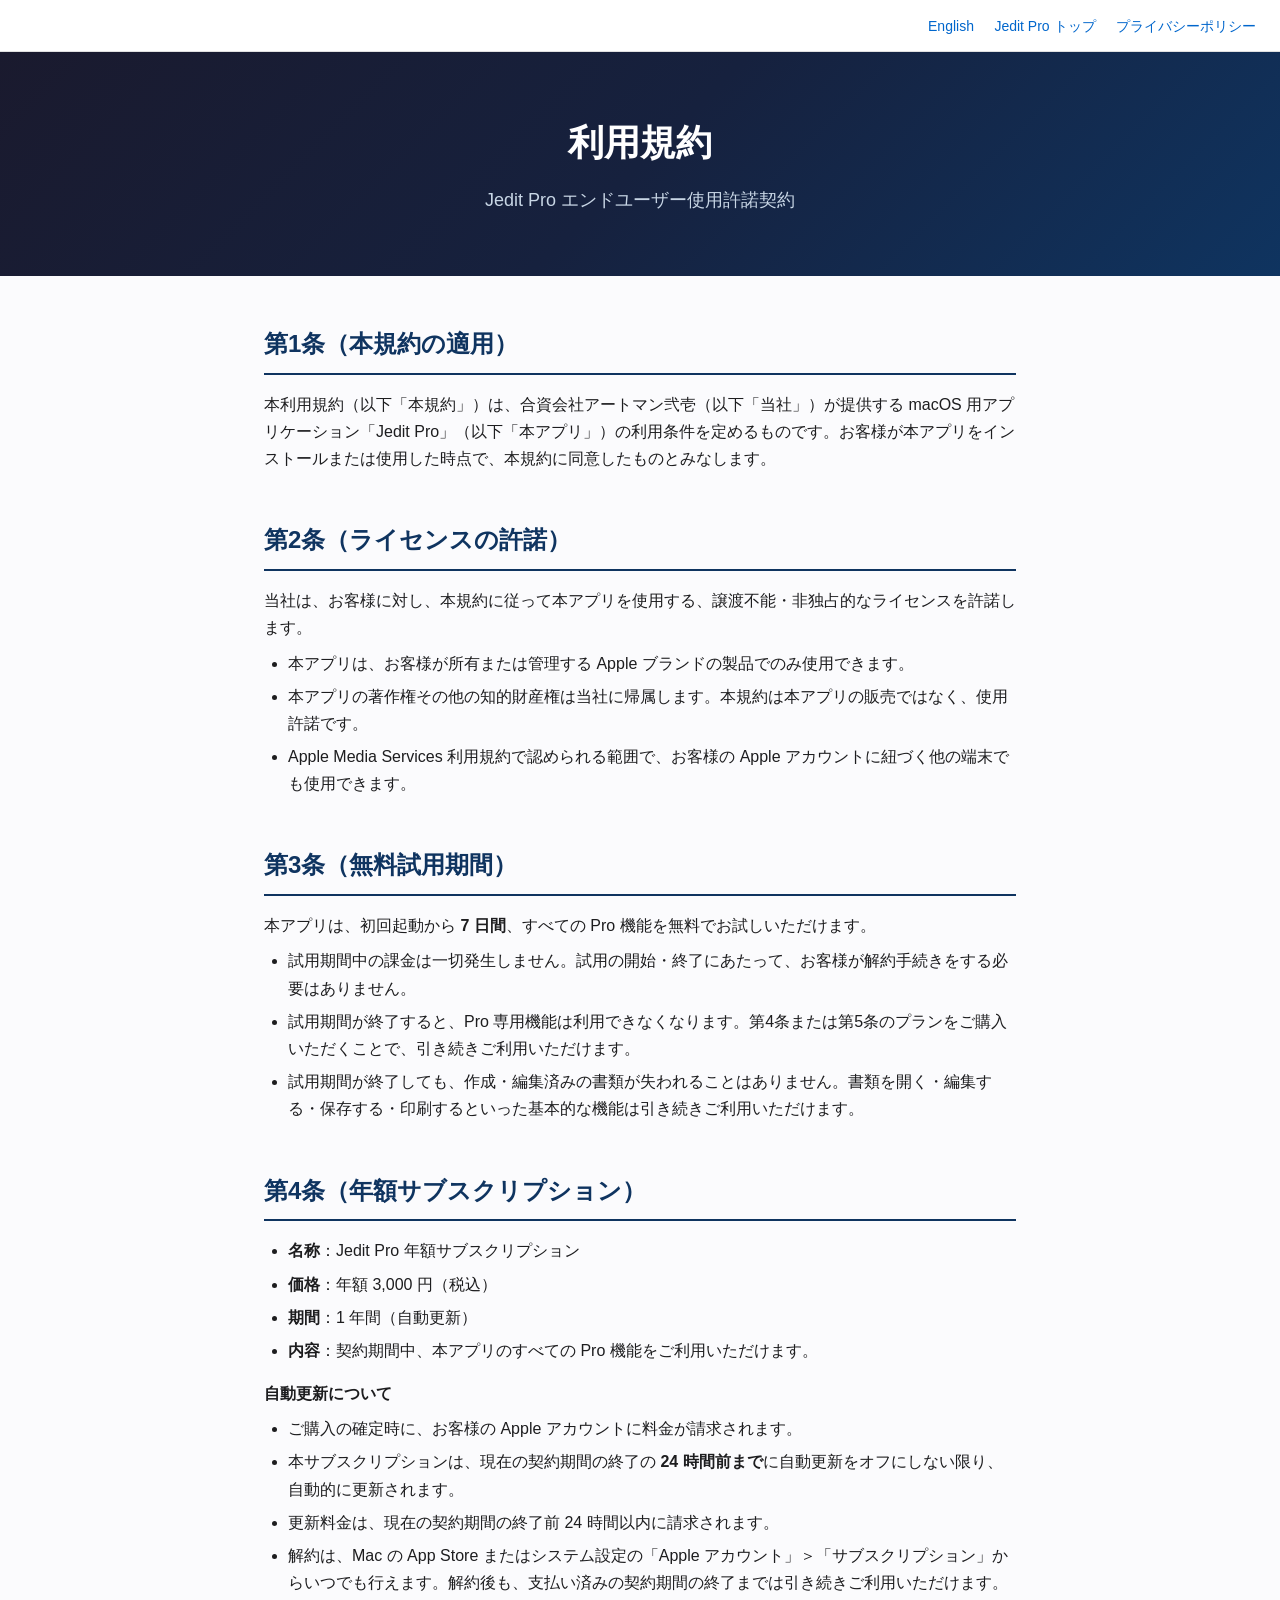
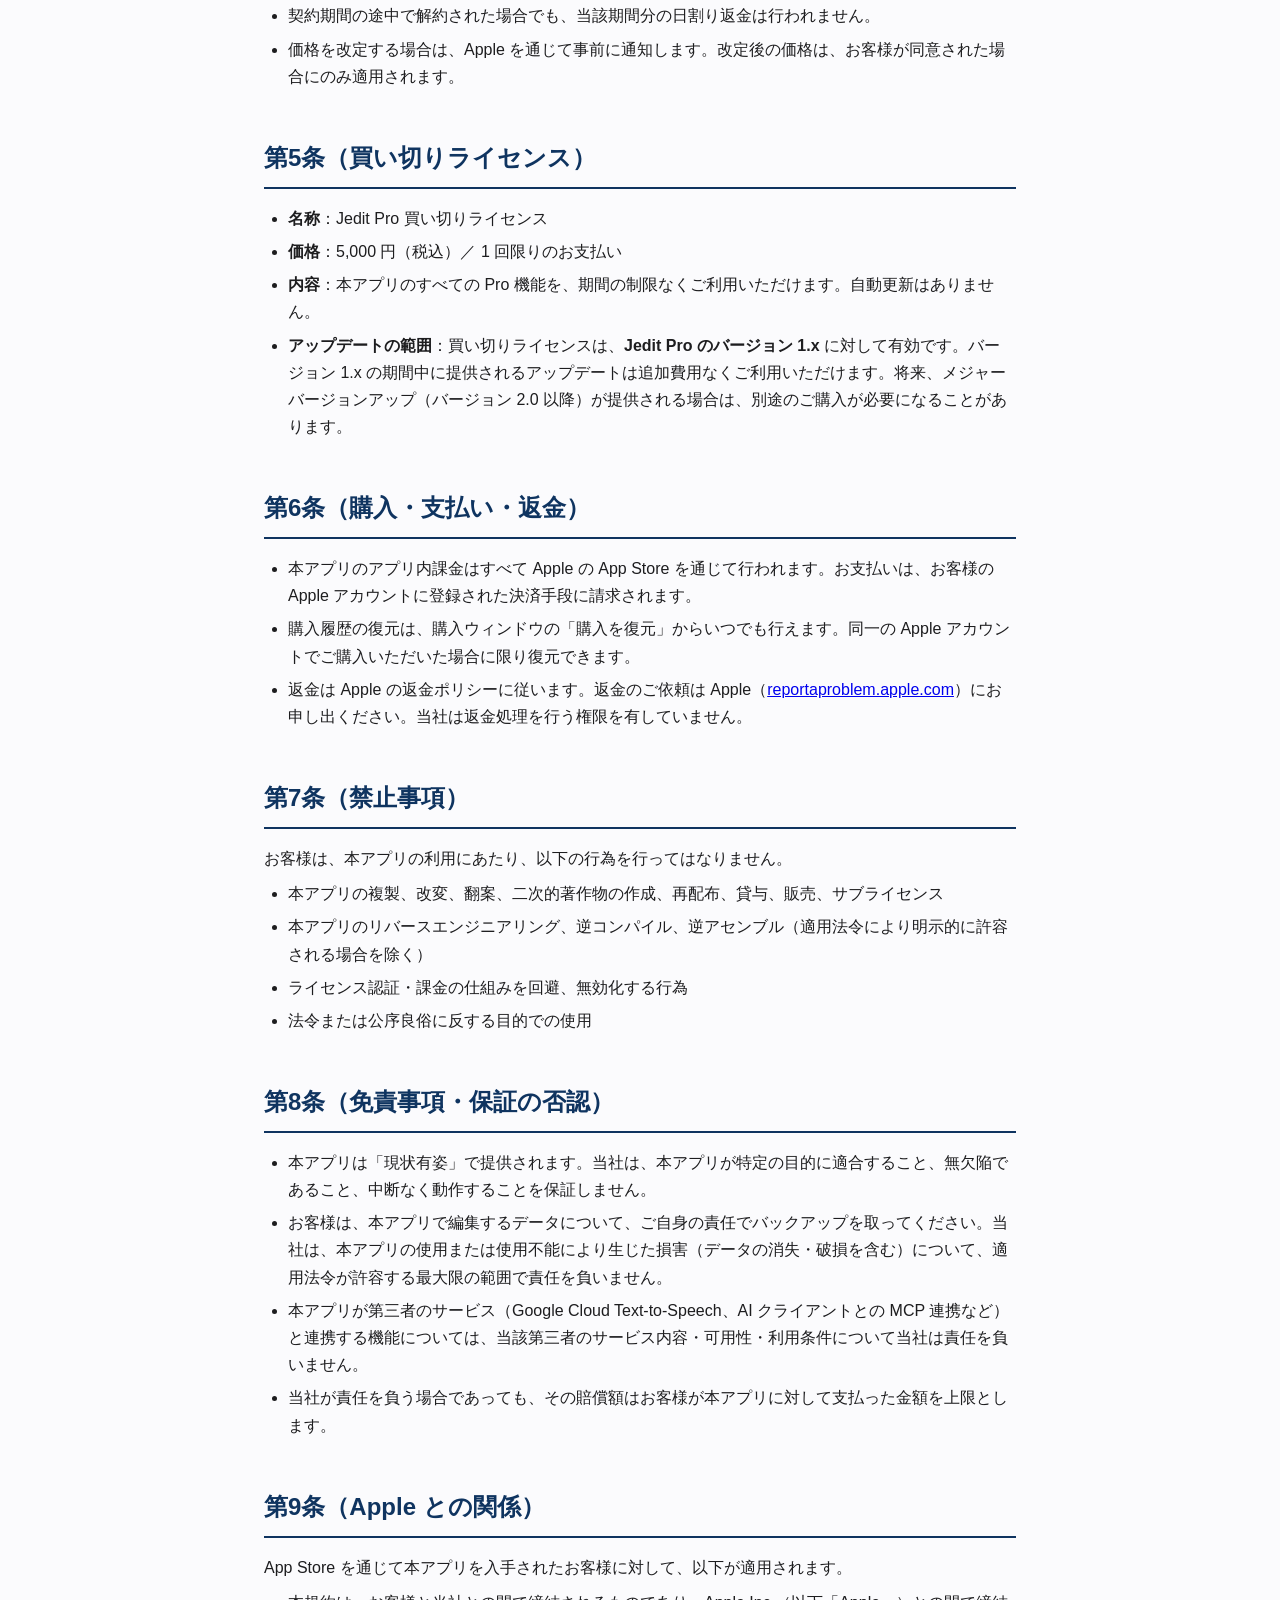
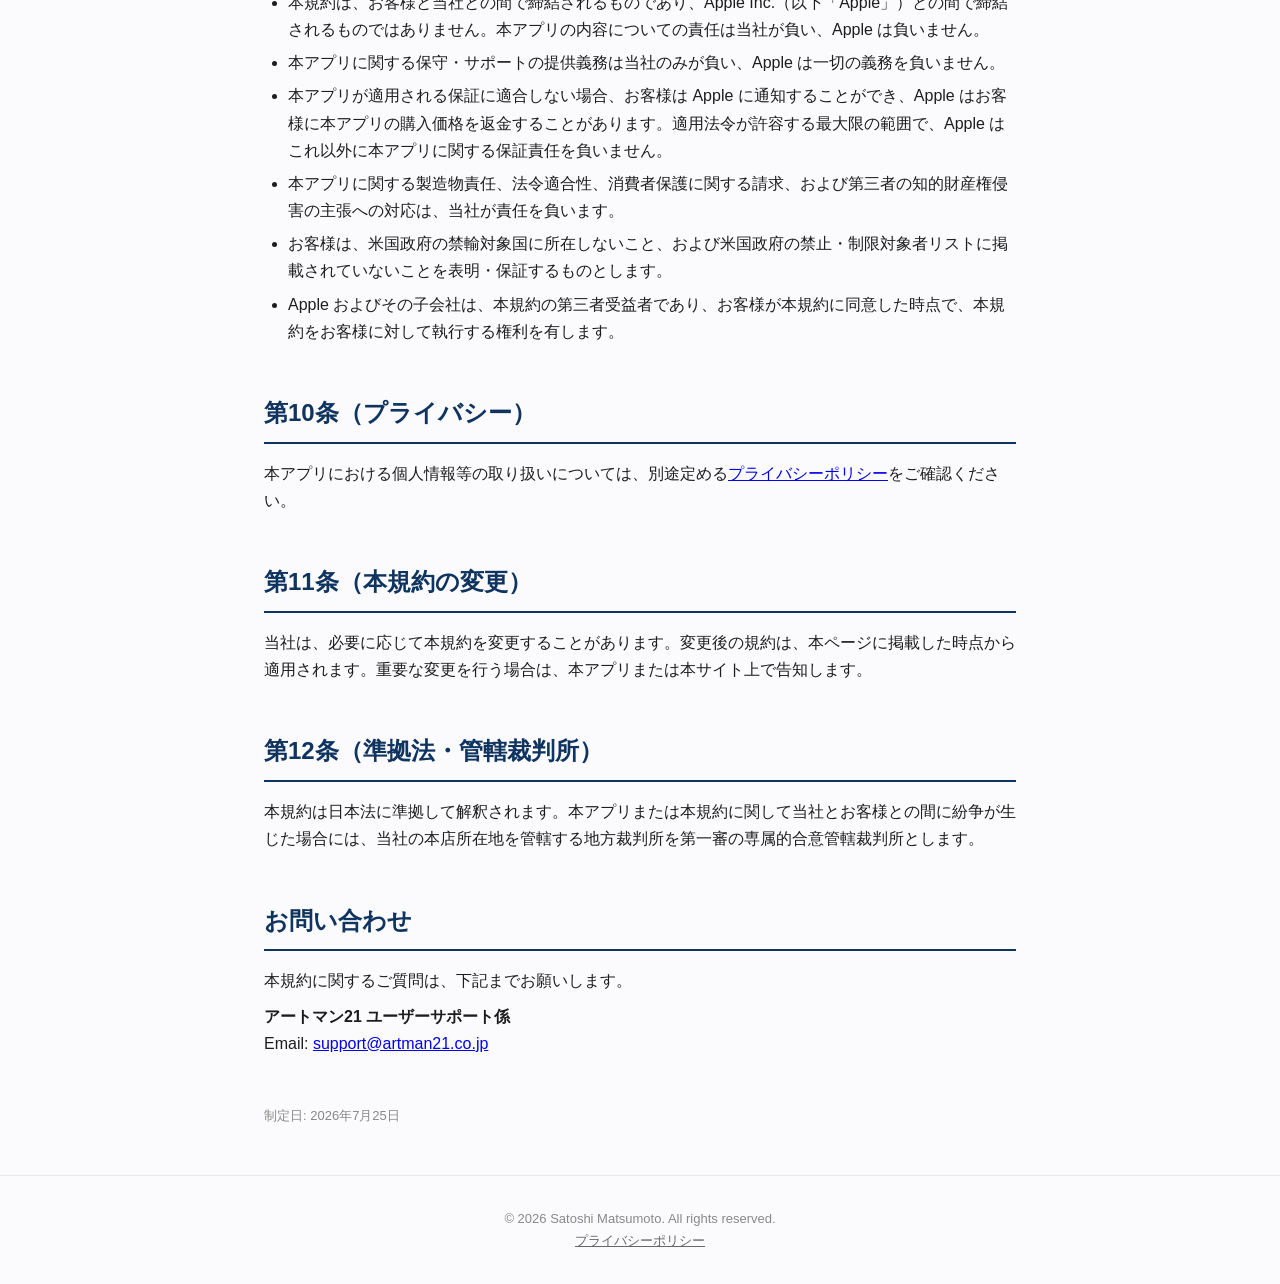
<file: docs/ja/terms.html>
<!DOCTYPE html>
<html lang="ja">
<head>
<meta charset="utf-8">
<meta name="viewport" content="width=device-width, initial-scale=1">
<title>利用規約 - Jedit Pro</title>
<link rel="stylesheet" href="../style.css?v=4">
</head>
<body>
<nav>
  <a href="../en/terms.html">English</a>
  <a href="./">Jedit Pro トップ</a>
  <a href="privacy.html">プライバシーポリシー</a>
</nav>
<header>
  <h1>利用規約</h1>
  <p>Jedit Pro エンドユーザー使用許諾契約</p>
</header>
<main>
  <section>
    <h2>第1条（本規約の適用）</h2>
    <p>本利用規約（以下「本規約」）は、合資会社アートマン弐壱（以下「当社」）が提供する macOS 用アプリケーション「Jedit Pro」（以下「本アプリ」）の利用条件を定めるものです。お客様が本アプリをインストールまたは使用した時点で、本規約に同意したものとみなします。</p>
  </section>

  <section>
    <h2>第2条（ライセンスの許諾）</h2>
    <p>当社は、お客様に対し、本規約に従って本アプリを使用する、譲渡不能・非独占的なライセンスを許諾します。</p>
    <ul>
      <li>本アプリは、お客様が所有または管理する Apple ブランドの製品でのみ使用できます。</li>
      <li>本アプリの著作権その他の知的財産権は当社に帰属します。本規約は本アプリの販売ではなく、使用許諾です。</li>
      <li>Apple Media Services 利用規約で認められる範囲で、お客様の Apple アカウントに紐づく他の端末でも使用できます。</li>
    </ul>
  </section>

  <section>
    <h2>第3条（無料試用期間）</h2>
    <p>本アプリは、初回起動から <strong>7 日間</strong>、すべての Pro 機能を無料でお試しいただけます。</p>
    <ul>
      <li>試用期間中の課金は一切発生しません。試用の開始・終了にあたって、お客様が解約手続きをする必要はありません。</li>
      <li>試用期間が終了すると、Pro 専用機能は利用できなくなります。第4条または第5条のプランをご購入いただくことで、引き続きご利用いただけます。</li>
      <li>試用期間が終了しても、作成・編集済みの書類が失われることはありません。書類を開く・編集する・保存する・印刷するといった基本的な機能は引き続きご利用いただけます。</li>
    </ul>
  </section>

  <section>
    <h2>第4条（年額サブスクリプション）</h2>
    <ul>
      <li><strong>名称</strong>：Jedit Pro 年額サブスクリプション</li>
      <li><strong>価格</strong>：年額 3,000 円（税込）</li>
      <li><strong>期間</strong>：1 年間（自動更新）</li>
      <li><strong>内容</strong>：契約期間中、本アプリのすべての Pro 機能をご利用いただけます。</li>
    </ul>
    <p style="margin-top: 16px;"><strong>自動更新について</strong></p>
    <ul>
      <li>ご購入の確定時に、お客様の Apple アカウントに料金が請求されます。</li>
      <li>本サブスクリプションは、現在の契約期間の終了の <strong>24 時間前まで</strong>に自動更新をオフにしない限り、自動的に更新されます。</li>
      <li>更新料金は、現在の契約期間の終了前 24 時間以内に請求されます。</li>
      <li>解約は、Mac の App Store またはシステム設定の「Apple アカウント」＞「サブスクリプション」からいつでも行えます。解約後も、支払い済みの契約期間の終了までは引き続きご利用いただけます。</li>
      <li>契約期間の途中で解約された場合でも、当該期間分の日割り返金は行われません。</li>
      <li>価格を改定する場合は、Apple を通じて事前に通知します。改定後の価格は、お客様が同意された場合にのみ適用されます。</li>
    </ul>
  </section>

  <section>
    <h2>第5条（買い切りライセンス）</h2>
    <ul>
      <li><strong>名称</strong>：Jedit Pro 買い切りライセンス</li>
      <li><strong>価格</strong>：5,000 円（税込）／ 1 回限りのお支払い</li>
      <li><strong>内容</strong>：本アプリのすべての Pro 機能を、期間の制限なくご利用いただけます。自動更新はありません。</li>
      <li><strong>アップデートの範囲</strong>：買い切りライセンスは、<strong>Jedit Pro のバージョン 1.x</strong> に対して有効です。バージョン 1.x の期間中に提供されるアップデートは追加費用なくご利用いただけます。将来、メジャーバージョンアップ（バージョン 2.0 以降）が提供される場合は、別途のご購入が必要になることがあります。</li>
    </ul>
  </section>

  <section>
    <h2>第6条（購入・支払い・返金）</h2>
    <ul>
      <li>本アプリのアプリ内課金はすべて Apple の App Store を通じて行われます。お支払いは、お客様の Apple アカウントに登録された決済手段に請求されます。</li>
      <li>購入履歴の復元は、購入ウィンドウの「購入を復元」からいつでも行えます。同一の Apple アカウントでご購入いただいた場合に限り復元できます。</li>
      <li>返金は Apple の返金ポリシーに従います。返金のご依頼は Apple（<a href="https://reportaproblem.apple.com/">reportaproblem.apple.com</a>）にお申し出ください。当社は返金処理を行う権限を有していません。</li>
    </ul>
  </section>

  <section>
    <h2>第7条（禁止事項）</h2>
    <p>お客様は、本アプリの利用にあたり、以下の行為を行ってはなりません。</p>
    <ul>
      <li>本アプリの複製、改変、翻案、二次的著作物の作成、再配布、貸与、販売、サブライセンス</li>
      <li>本アプリのリバースエンジニアリング、逆コンパイル、逆アセンブル（適用法令により明示的に許容される場合を除く）</li>
      <li>ライセンス認証・課金の仕組みを回避、無効化する行為</li>
      <li>法令または公序良俗に反する目的での使用</li>
    </ul>
  </section>

  <section>
    <h2>第8条（免責事項・保証の否認）</h2>
    <ul>
      <li>本アプリは「現状有姿」で提供されます。当社は、本アプリが特定の目的に適合すること、無欠陥であること、中断なく動作することを保証しません。</li>
      <li>お客様は、本アプリで編集するデータについて、ご自身の責任でバックアップを取ってください。当社は、本アプリの使用または使用不能により生じた損害（データの消失・破損を含む）について、適用法令が許容する最大限の範囲で責任を負いません。</li>
      <li>本アプリが第三者のサービス（Google Cloud Text-to-Speech、AI クライアントとの MCP 連携など）と連携する機能については、当該第三者のサービス内容・可用性・利用条件について当社は責任を負いません。</li>
      <li>当社が責任を負う場合であっても、その賠償額はお客様が本アプリに対して支払った金額を上限とします。</li>
    </ul>
  </section>

  <section>
    <h2>第9条（Apple との関係）</h2>
    <p>App Store を通じて本アプリを入手されたお客様に対して、以下が適用されます。</p>
    <ul>
      <li>本規約は、お客様と当社との間で締結されるものであり、Apple Inc.（以下「Apple」）との間で締結されるものではありません。本アプリの内容についての責任は当社が負い、Apple は負いません。</li>
      <li>本アプリに関する保守・サポートの提供義務は当社のみが負い、Apple は一切の義務を負いません。</li>
      <li>本アプリが適用される保証に適合しない場合、お客様は Apple に通知することができ、Apple はお客様に本アプリの購入価格を返金することがあります。適用法令が許容する最大限の範囲で、Apple はこれ以外に本アプリに関する保証責任を負いません。</li>
      <li>本アプリに関する製造物責任、法令適合性、消費者保護に関する請求、および第三者の知的財産権侵害の主張への対応は、当社が責任を負います。</li>
      <li>お客様は、米国政府の禁輸対象国に所在しないこと、および米国政府の禁止・制限対象者リストに掲載されていないことを表明・保証するものとします。</li>
      <li>Apple およびその子会社は、本規約の第三者受益者であり、お客様が本規約に同意した時点で、本規約をお客様に対して執行する権利を有します。</li>
    </ul>
  </section>

  <section>
    <h2>第10条（プライバシー）</h2>
    <p>本アプリにおける個人情報等の取り扱いについては、別途定める<a href="privacy.html">プライバシーポリシー</a>をご確認ください。</p>
  </section>

  <section>
    <h2>第11条（本規約の変更）</h2>
    <p>当社は、必要に応じて本規約を変更することがあります。変更後の規約は、本ページに掲載した時点から適用されます。重要な変更を行う場合は、本アプリまたは本サイト上で告知します。</p>
  </section>

  <section>
    <h2>第12条（準拠法・管轄裁判所）</h2>
    <p>本規約は日本法に準拠して解釈されます。本アプリまたは本規約に関して当社とお客様との間に紛争が生じた場合には、当社の本店所在地を管轄する地方裁判所を第一審の専属的合意管轄裁判所とします。</p>
  </section>

  <section>
    <h2>お問い合わせ</h2>
    <p>本規約に関するご質問は、下記までお願いします。</p>
    <p style="margin-top: 8px;"><strong>アートマン21 ユーザーサポート係</strong><br>
      Email: <a href="mailto:support@artman21.co.jp">support@artman21.co.jp</a></p>
  </section>

  <p style="margin-top: 48px; font-size: 13px; color: #888;">制定日: 2026年7月25日</p>
</main>
<footer>
  <p>&copy; 2026 Satoshi Matsumoto. All rights reserved.</p>
  <p><a href="privacy.html">プライバシーポリシー</a></p>
</footer>
</body>
</html>
</file>
<file: docs/style.css>
* { margin: 0; padding: 0; box-sizing: border-box; }
body {
  font-family: -apple-system, BlinkMacSystemFont, "Hiragino Sans", "Segoe UI", Roboto, sans-serif;
  color: #1d1d1f;
  background: #fbfbfd;
  line-height: 1.7;
}
header {
  background: linear-gradient(135deg, #1a1a2e 0%, #16213e 50%, #0f3460 100%);
  color: #fff;
  padding: 60px 24px;
  text-align: center;
}
header h1 { font-size: 36px; font-weight: 700; margin-bottom: 12px; }
header p { font-size: 18px; color: #c8d6e5; max-width: 600px; margin: 0 auto; }
nav {
  background: rgba(255,255,255,0.92);
  backdrop-filter: blur(10px);
  border-bottom: 1px solid #e0e0e0;
  padding: 12px 24px;
  text-align: right;
  position: sticky;
  top: 0;
  z-index: 10;
}
nav a { color: #0066cc; text-decoration: none; font-size: 14px; margin-left: 16px; }
nav a:hover { text-decoration: underline; }
main { max-width: 800px; margin: 0 auto; padding: 48px 24px; }
section { margin-bottom: 48px; }
section h2 {
  font-size: 24px;
  font-weight: 600;
  margin-bottom: 16px;
  padding-bottom: 8px;
  border-bottom: 2px solid #0f3460;
  color: #0f3460;
}
ul { padding-left: 24px; margin-top: 8px; }
li { margin-bottom: 6px; }
.features-grid {
  display: grid;
  grid-template-columns: repeat(auto-fit, minmax(220px, 1fr));
  gap: 20px;
  margin-top: 16px;
}
.feature-card {
  background: #fff;
  border: 1px solid #e8e8e8;
  border-radius: 12px;
  padding: 20px;
}
.feature-card h3 { font-size: 16px; margin-bottom: 8px; color: #0f3460; }
.feature-card p { font-size: 14px; color: #555; }
/* 機能カード内のスクリーンショット・サムネイル（クリックで原寸を開く） */
.feature-card .shot {
  display: block;
  margin-top: 12px;
  border: 1px solid #e0e0e0;
  border-radius: 6px;
  background: #f5f5f7;
  overflow: hidden;
}
.feature-card .shot img {
  display: block;
  width: 100%;
  height: 120px;
  object-fit: contain;
  transition: transform 0.2s ease;
}
.feature-card .shot:hover { border-color: #0066cc; }
.feature-card .shot:hover img { transform: scale(1.04); }

/* スクリーンショット・ビューア (shots.html) */
main.wide { max-width: 1100px; }
.viewer-head {
  display: flex;
  justify-content: space-between;
  align-items: center;
  gap: 16px;
  margin-bottom: 20px;
}
.viewer-head .btn { margin-top: 0; margin-right: 0; }
.counter { font-size: 14px; color: #888; white-space: nowrap; }
.viewer-title {
  font-size: 22px;
  font-weight: 600;
  color: #0f3460;
  margin-bottom: 16px;
}
.viewer-stage {
  background: #f5f5f7;
  border: 1px solid #e0e0e0;
  border-radius: 12px;
  padding: 16px;
  text-align: center;
}
.viewer-stage img {
  max-width: 100%;
  max-height: 72vh;
  height: auto;
  border-radius: 6px;
}
.viewer-nav {
  display: flex;
  gap: 12px;
  justify-content: center;
  margin-top: 20px;
}
.viewer-nav .btn { margin-top: 0; margin-right: 0; }
button.btn {
  font: inherit;
  cursor: pointer;
  border: 1px solid #0066cc;
}
.viewer-hint {
  text-align: center;
  font-size: 13px;
  color: #888;
  margin-top: 16px;
}
.viewer-desc {
  max-width: 800px;
  margin: 20px auto 0;
  font-size: 14px;
  color: #555;
}
@media (max-width: 520px) {
  .viewer-head { flex-direction: column; align-items: flex-start; gap: 8px; }
}
.btn {
  display: inline-block;
  background: #0066cc;
  color: #fff;
  padding: 12px 28px;
  border-radius: 8px;
  text-decoration: none;
  font-weight: 500;
  margin-top: 8px;
  margin-right: 8px;
}
.btn:hover { background: #0055aa; }
.btn-secondary {
  background: transparent;
  color: #0066cc;
  border: 1px solid #0066cc;
}
.btn-secondary:hover { background: #f0f4ff; }
footer {
  text-align: center;
  padding: 32px 24px;
  color: #888;
  font-size: 13px;
  border-top: 1px solid #e8e8e8;
}
footer a { color: #666; }
.license-note { font-size: 14px; color: #666; margin-top: 8px; }
.markdown-body h1 { font-size: 24px; font-weight: 600; margin-bottom: 16px; padding-bottom: 8px; border-bottom: 2px solid #0f3460; color: #0f3460; }
.markdown-body h2 { font-size: 20px; font-weight: 600; margin-top: 32px; margin-bottom: 12px; color: #1d1d1f; }
.markdown-body ul { padding-left: 24px; margin-top: 8px; }
.markdown-body li { margin-bottom: 6px; }
.markdown-body h3 { font-size: 17px; font-weight: 600; margin-top: 24px; margin-bottom: 10px; color: #0f3460; }
.markdown-body p { margin-top: 10px; }
.markdown-body hr { border: 0; border-top: 1px solid #e8e8e8; margin: 32px 0 16px; }
.markdown-body code { font-family: ui-monospace, SFMono-Regular, Menlo, monospace; font-size: 13px; background: #f5f5f7; padding: 2px 5px; border-radius: 4px; }
.markdown-body table { width: 100%; border-collapse: collapse; margin-top: 12px; font-size: 14px; }
.markdown-body th, .markdown-body td { text-align: left; padding: 10px 14px; border-bottom: 1px solid #e8e8e8; vertical-align: top; }
.markdown-body td:first-child { width: 30%; color: #0f3460; font-weight: 600; background: #f5f8fc; }
.markdown-body thead { display: none; }
</file>
